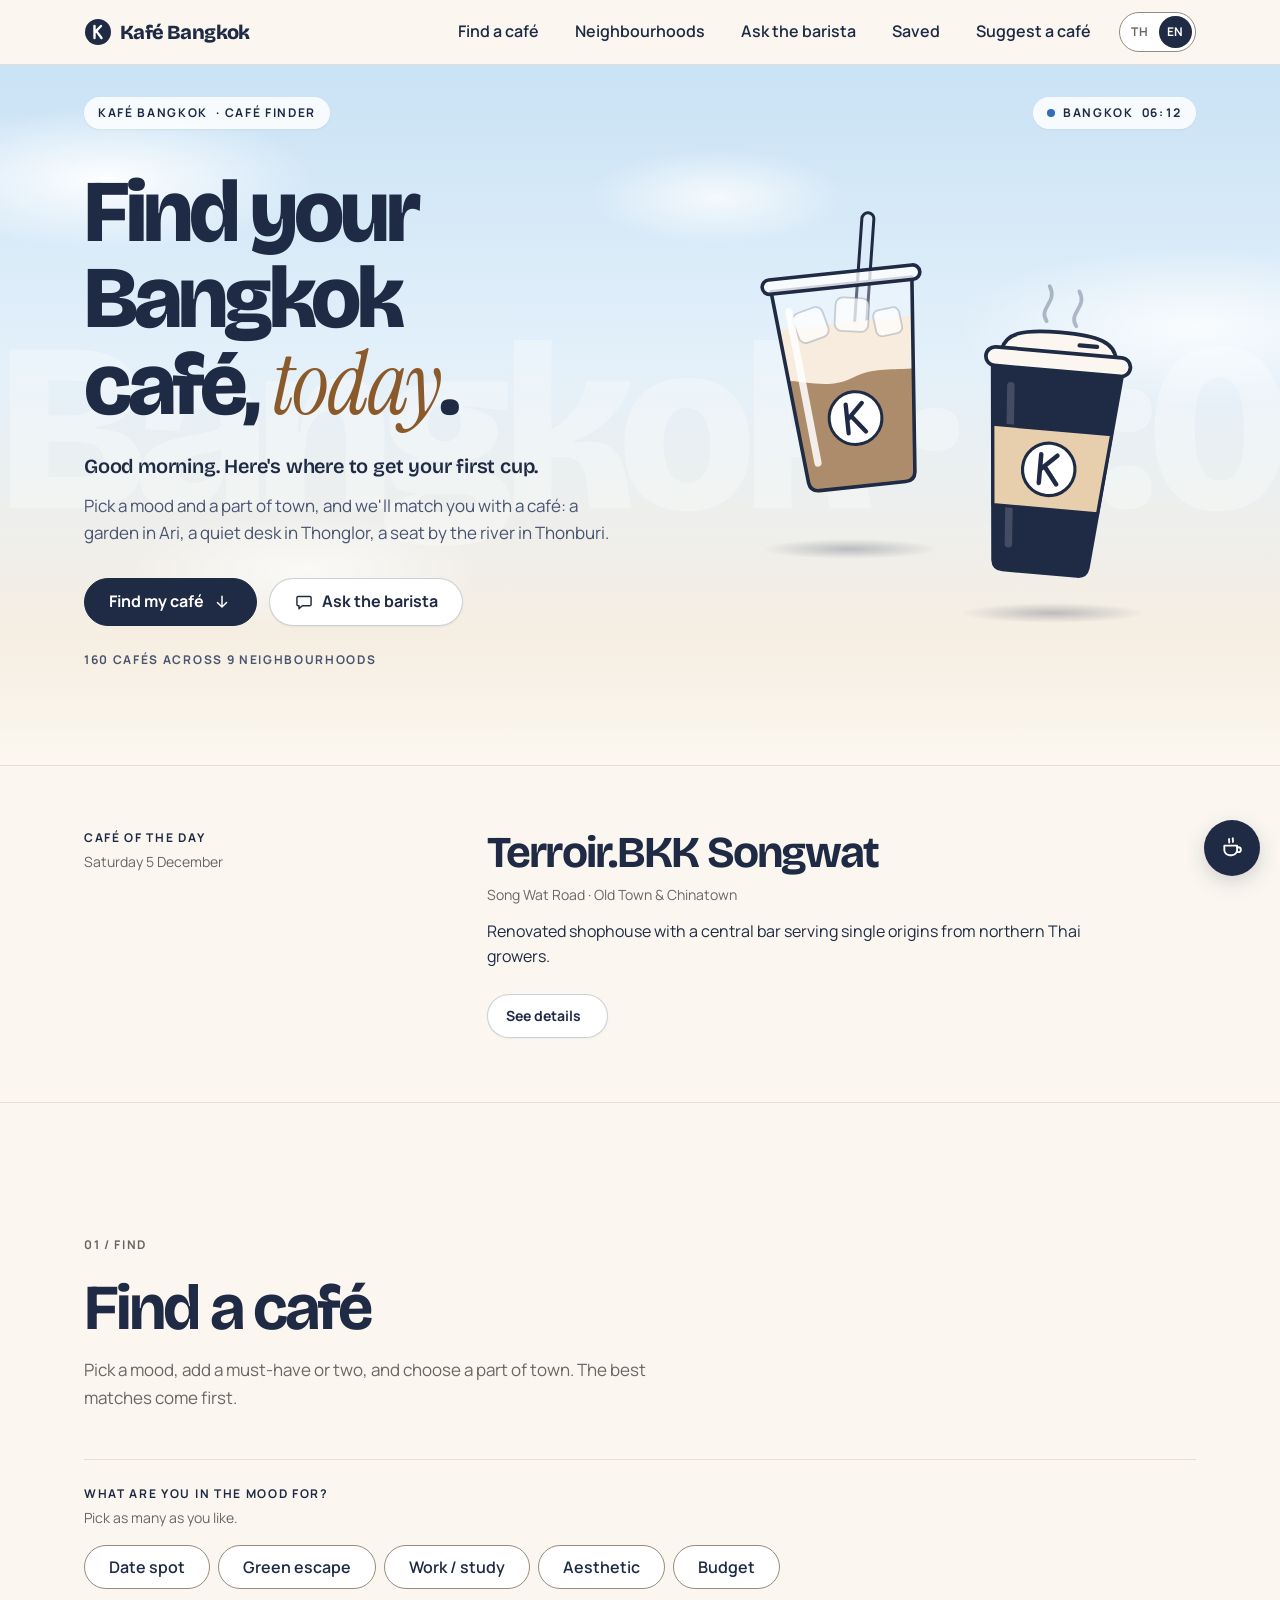
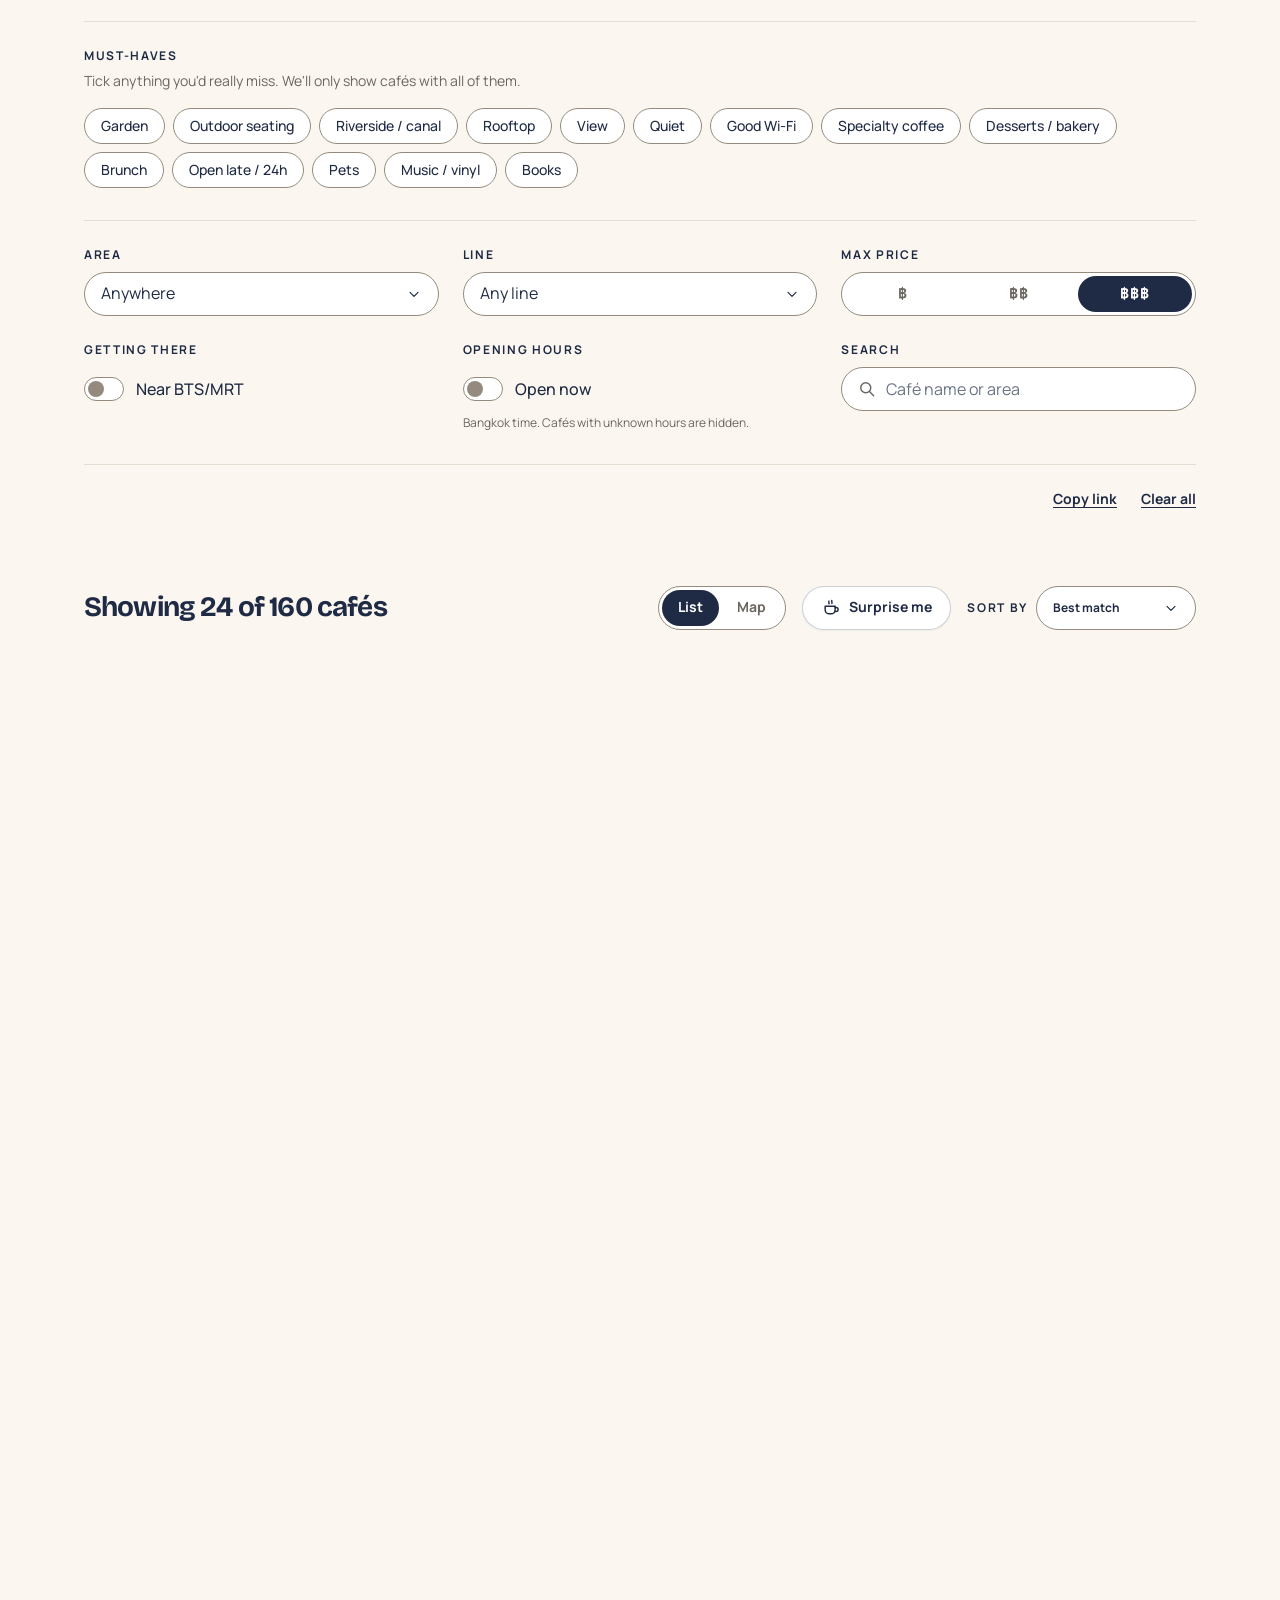
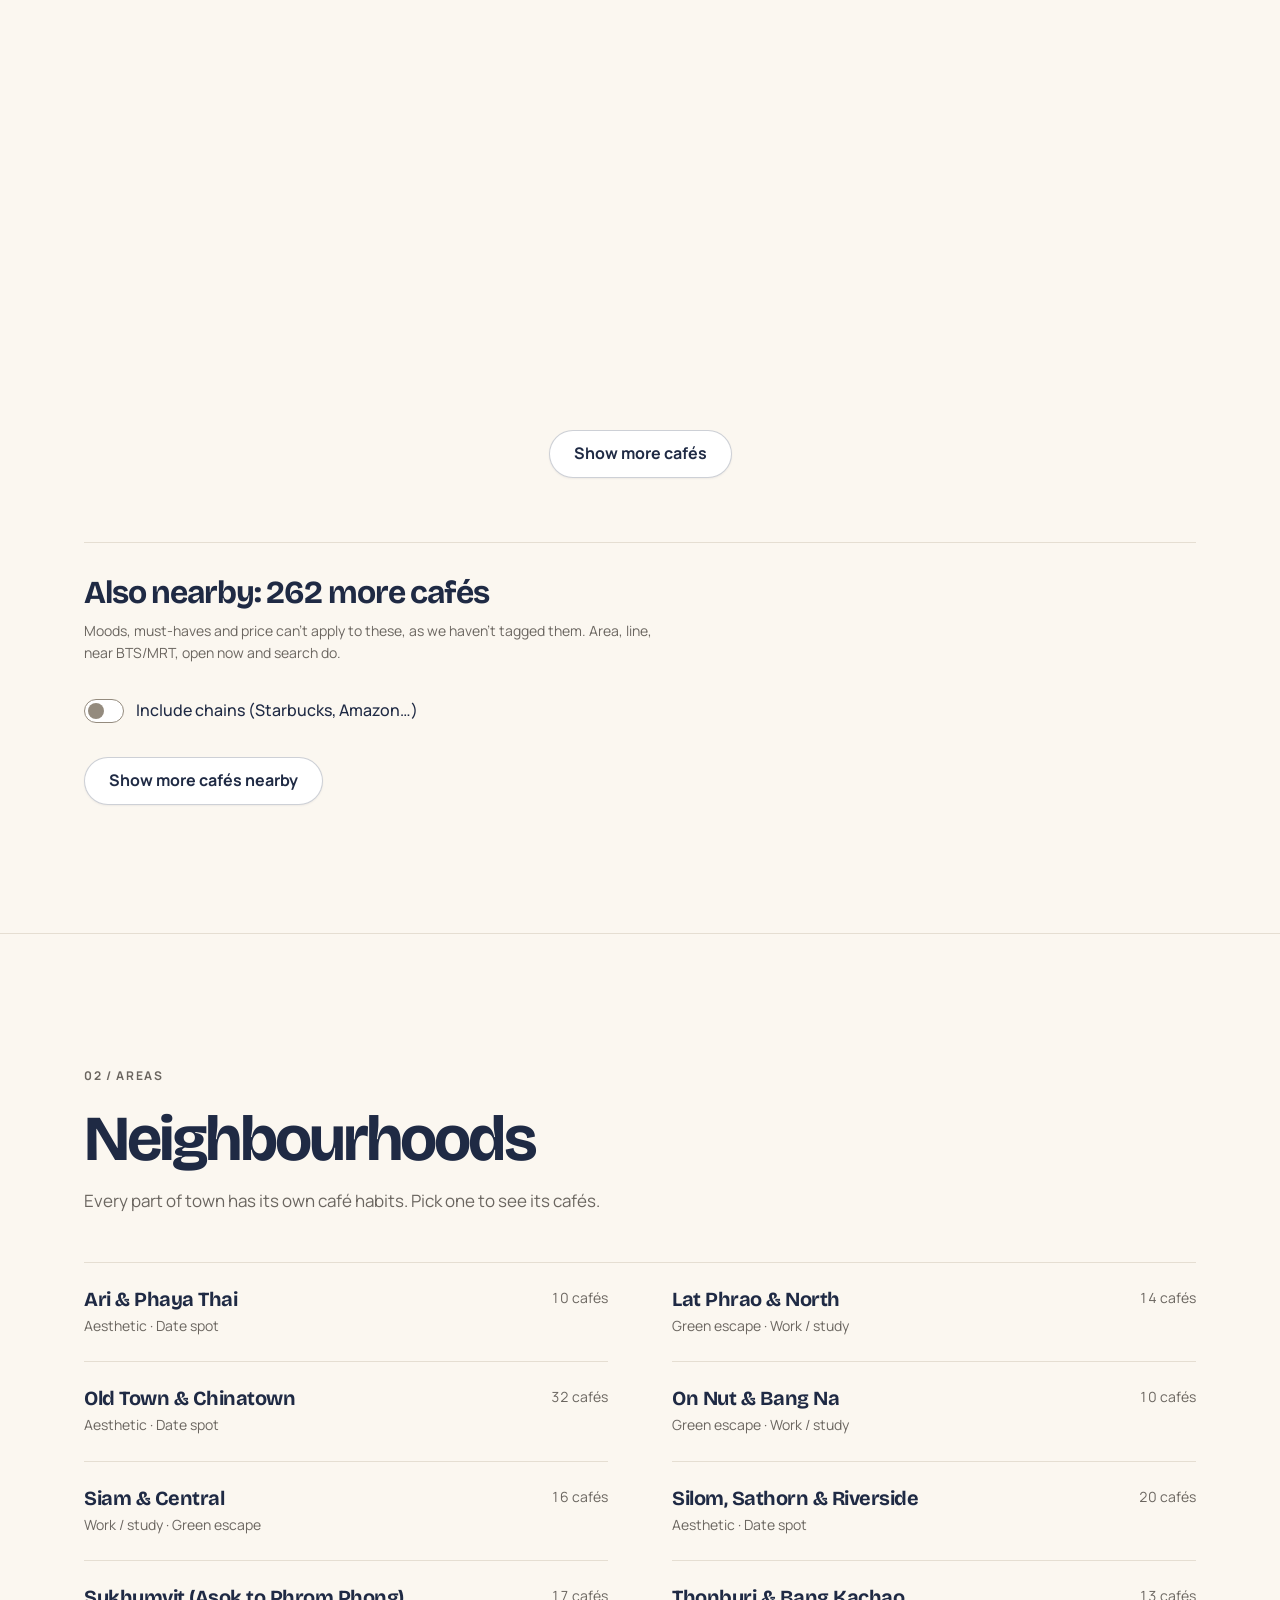
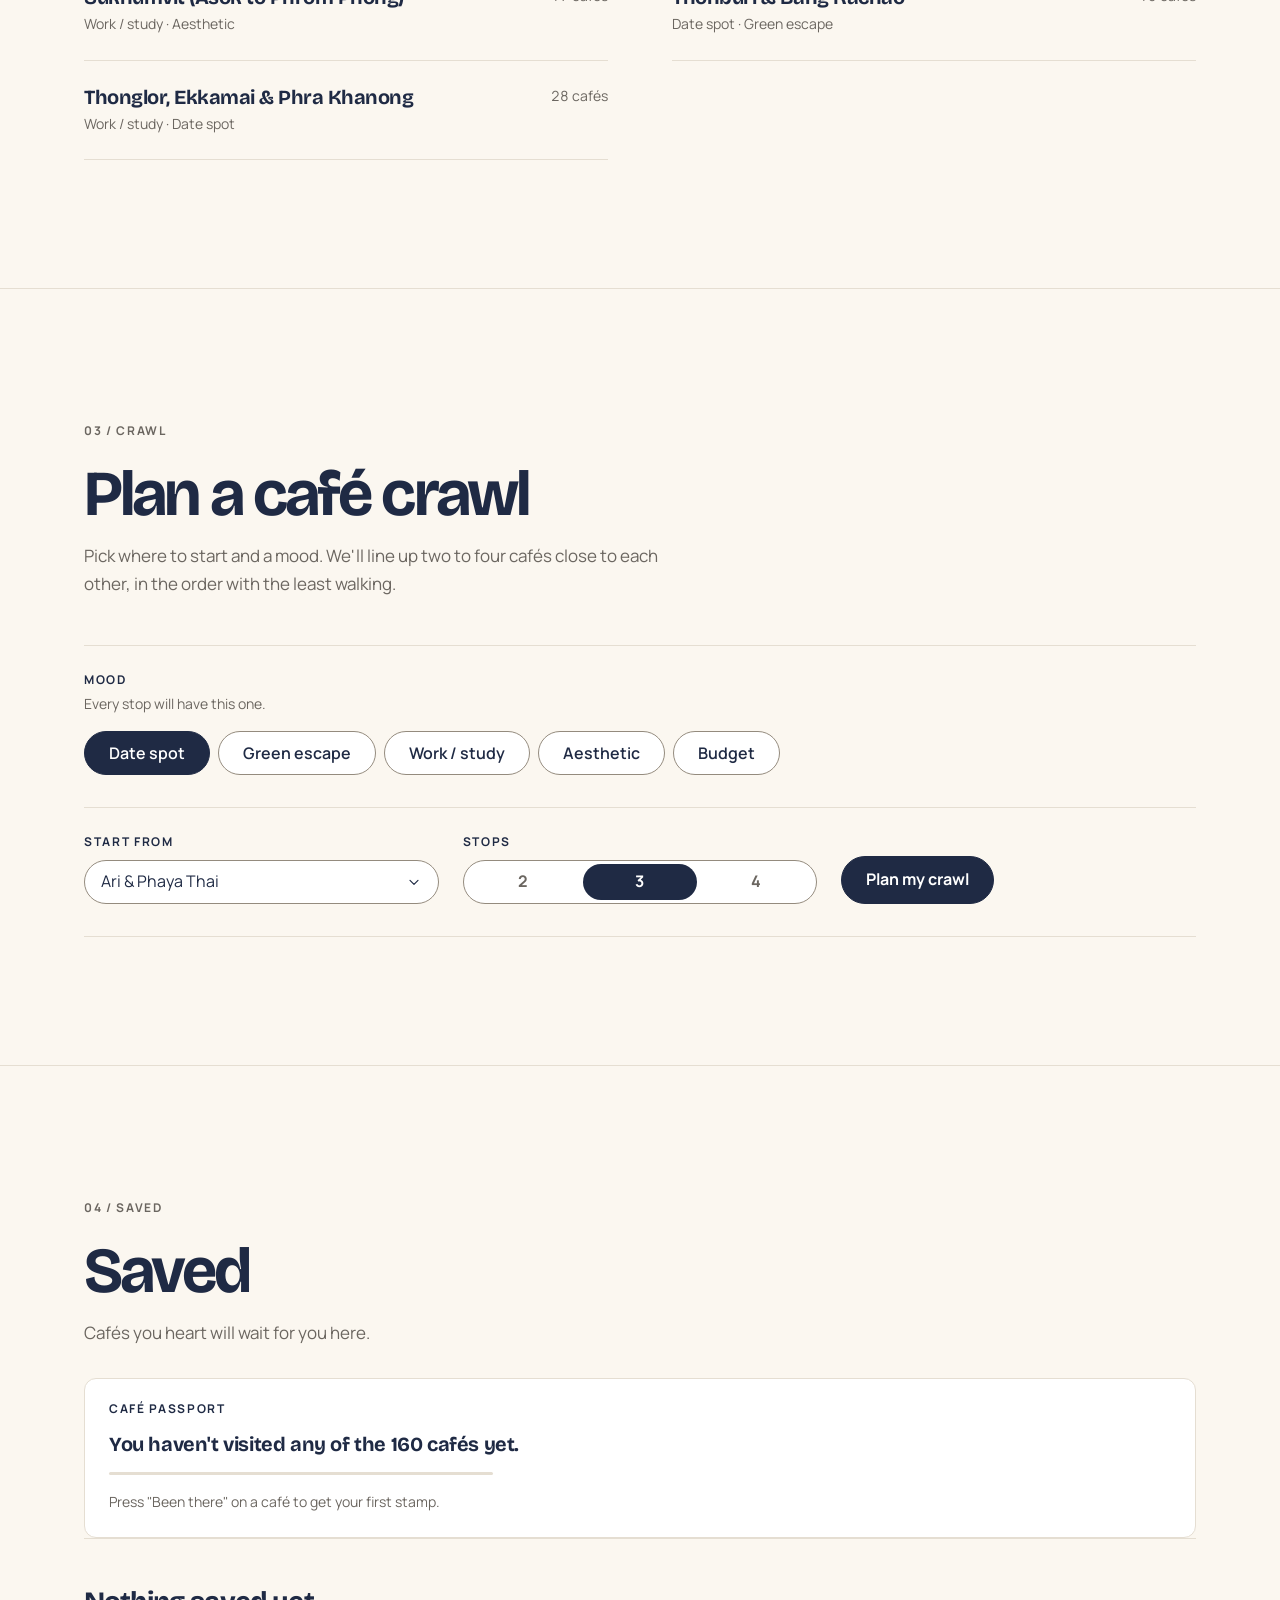
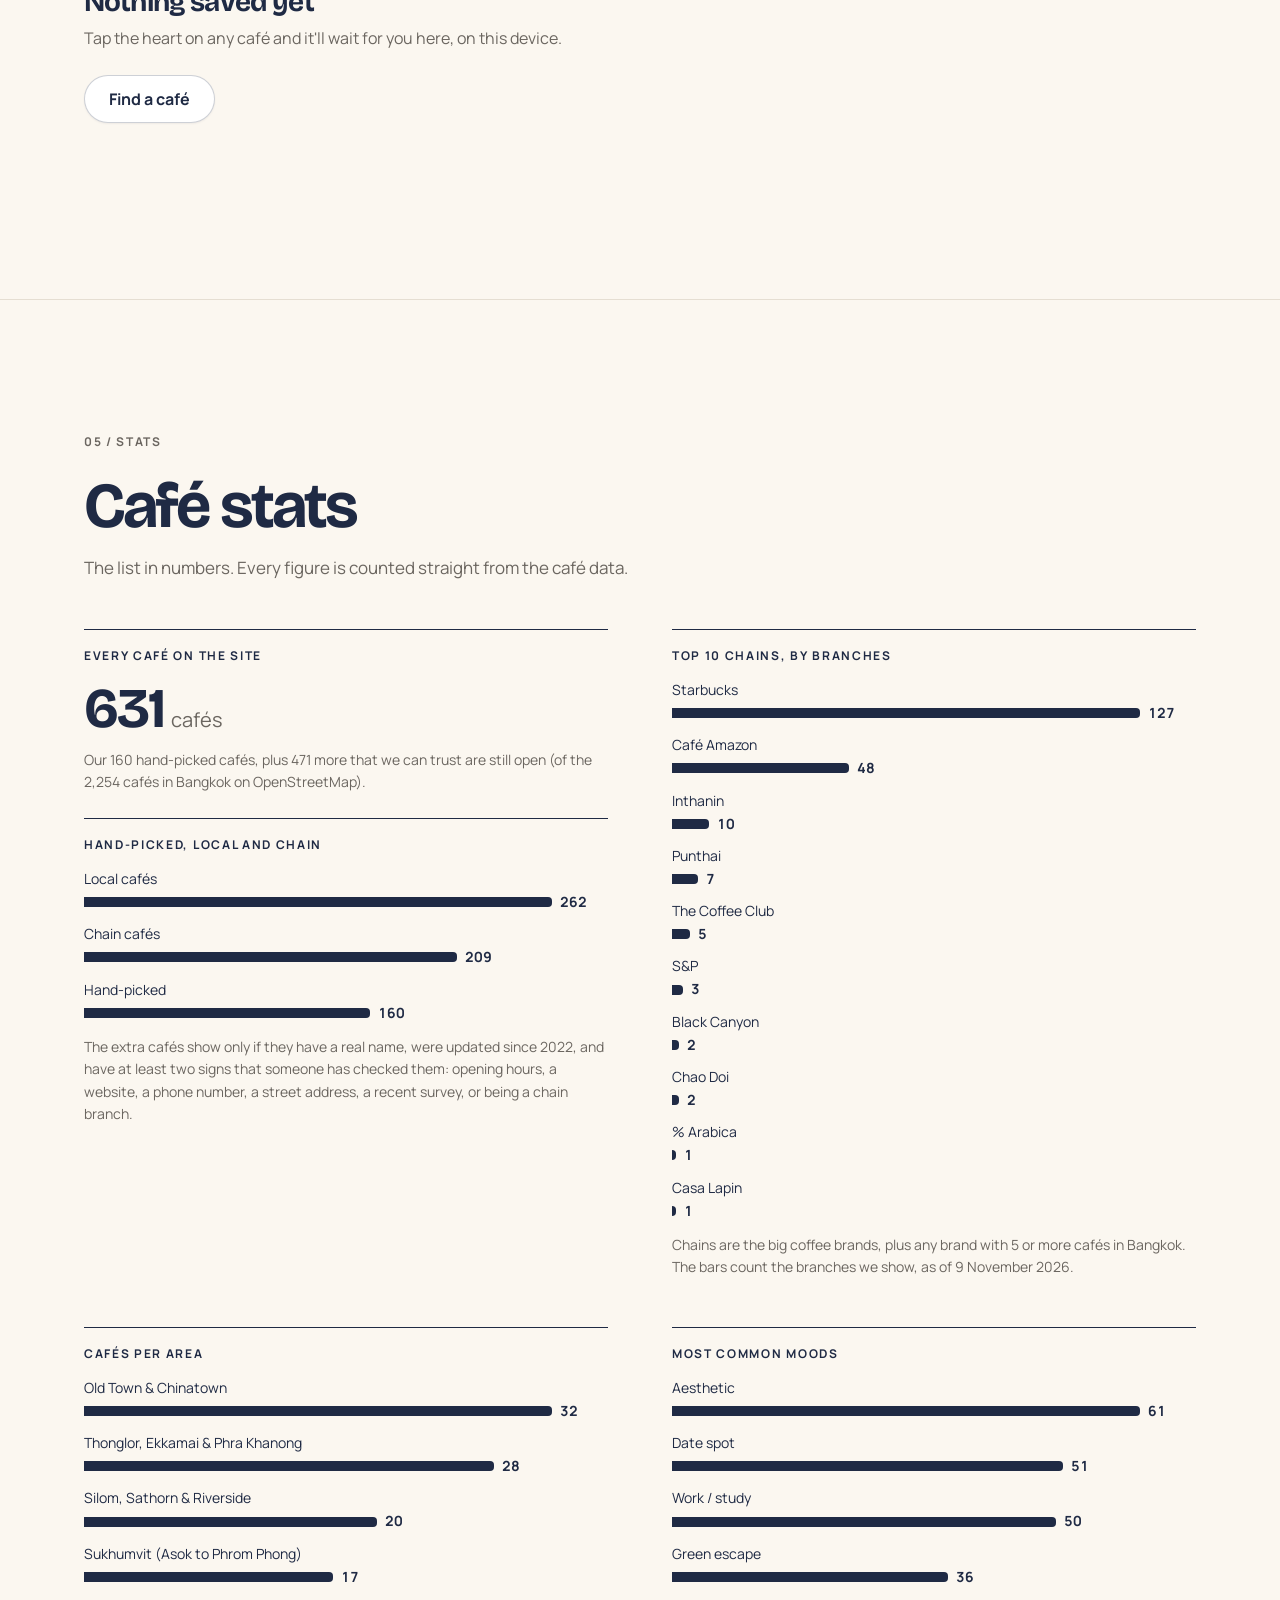
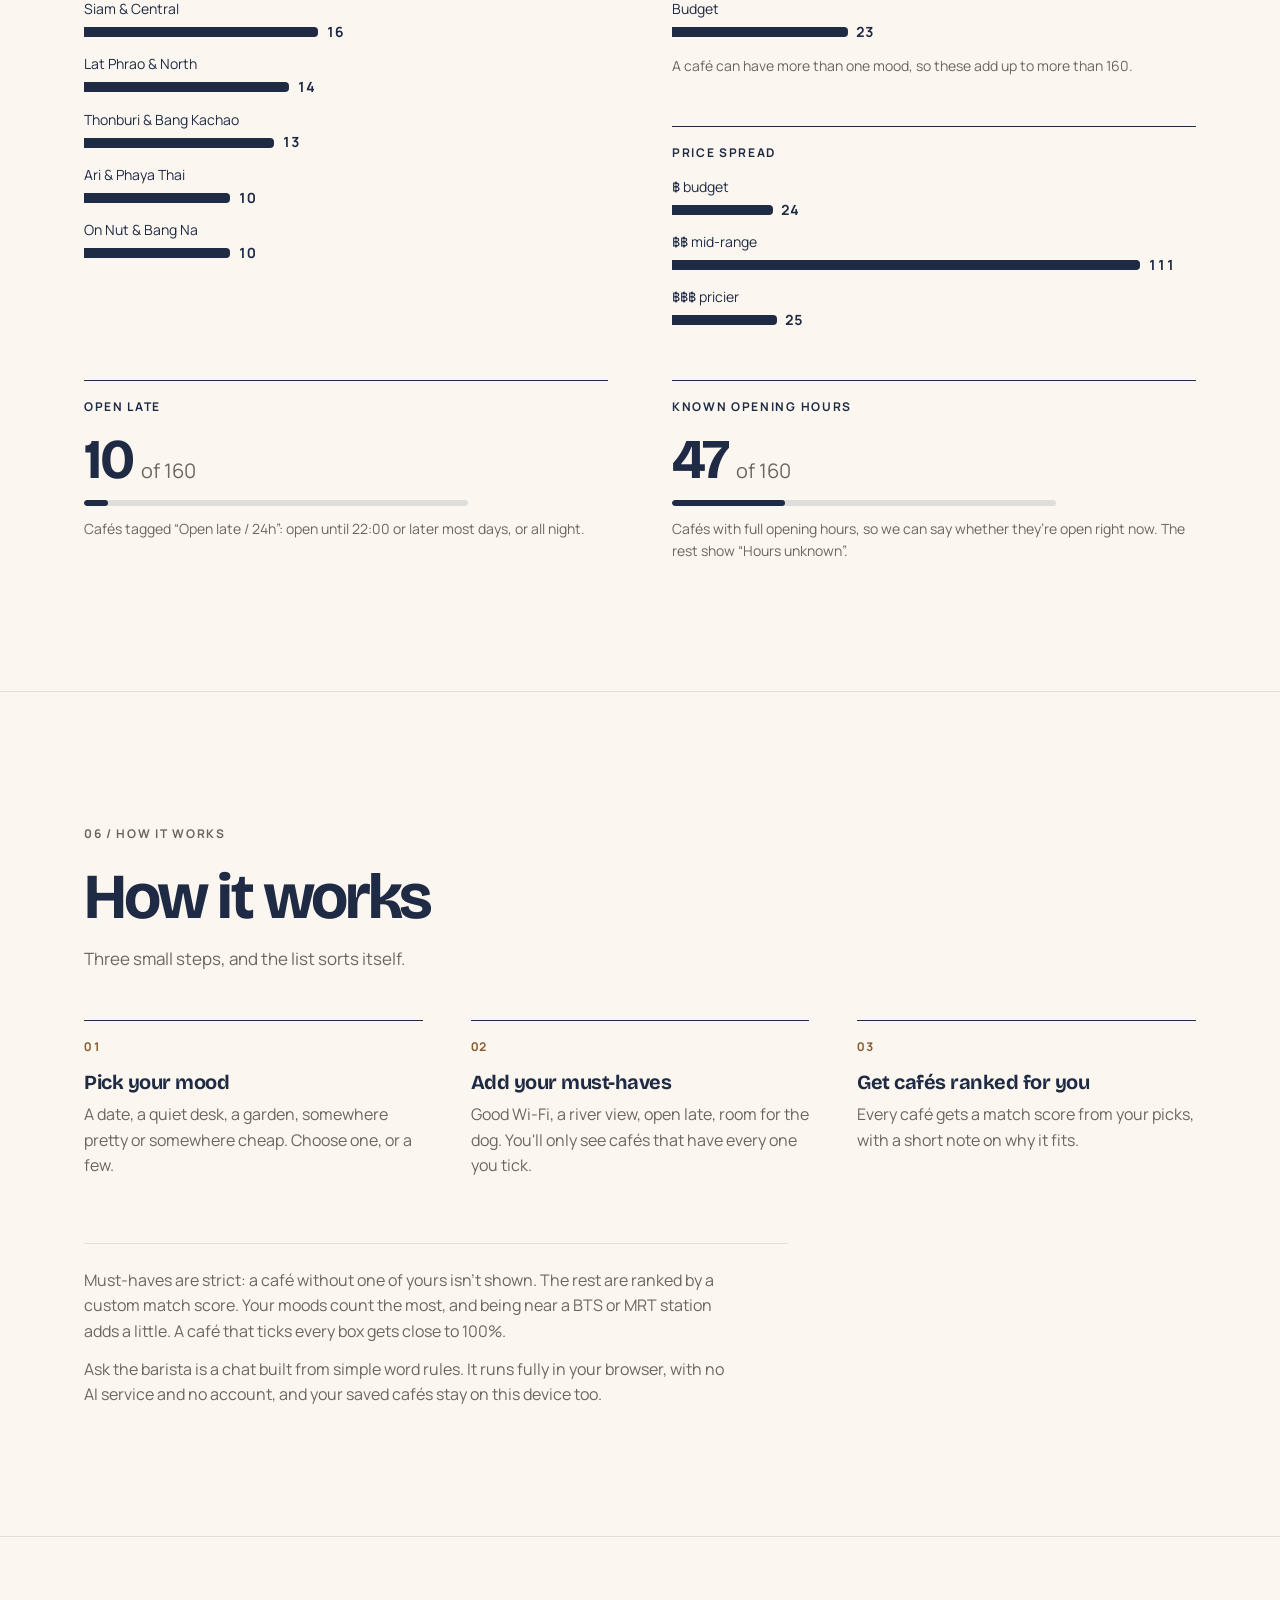
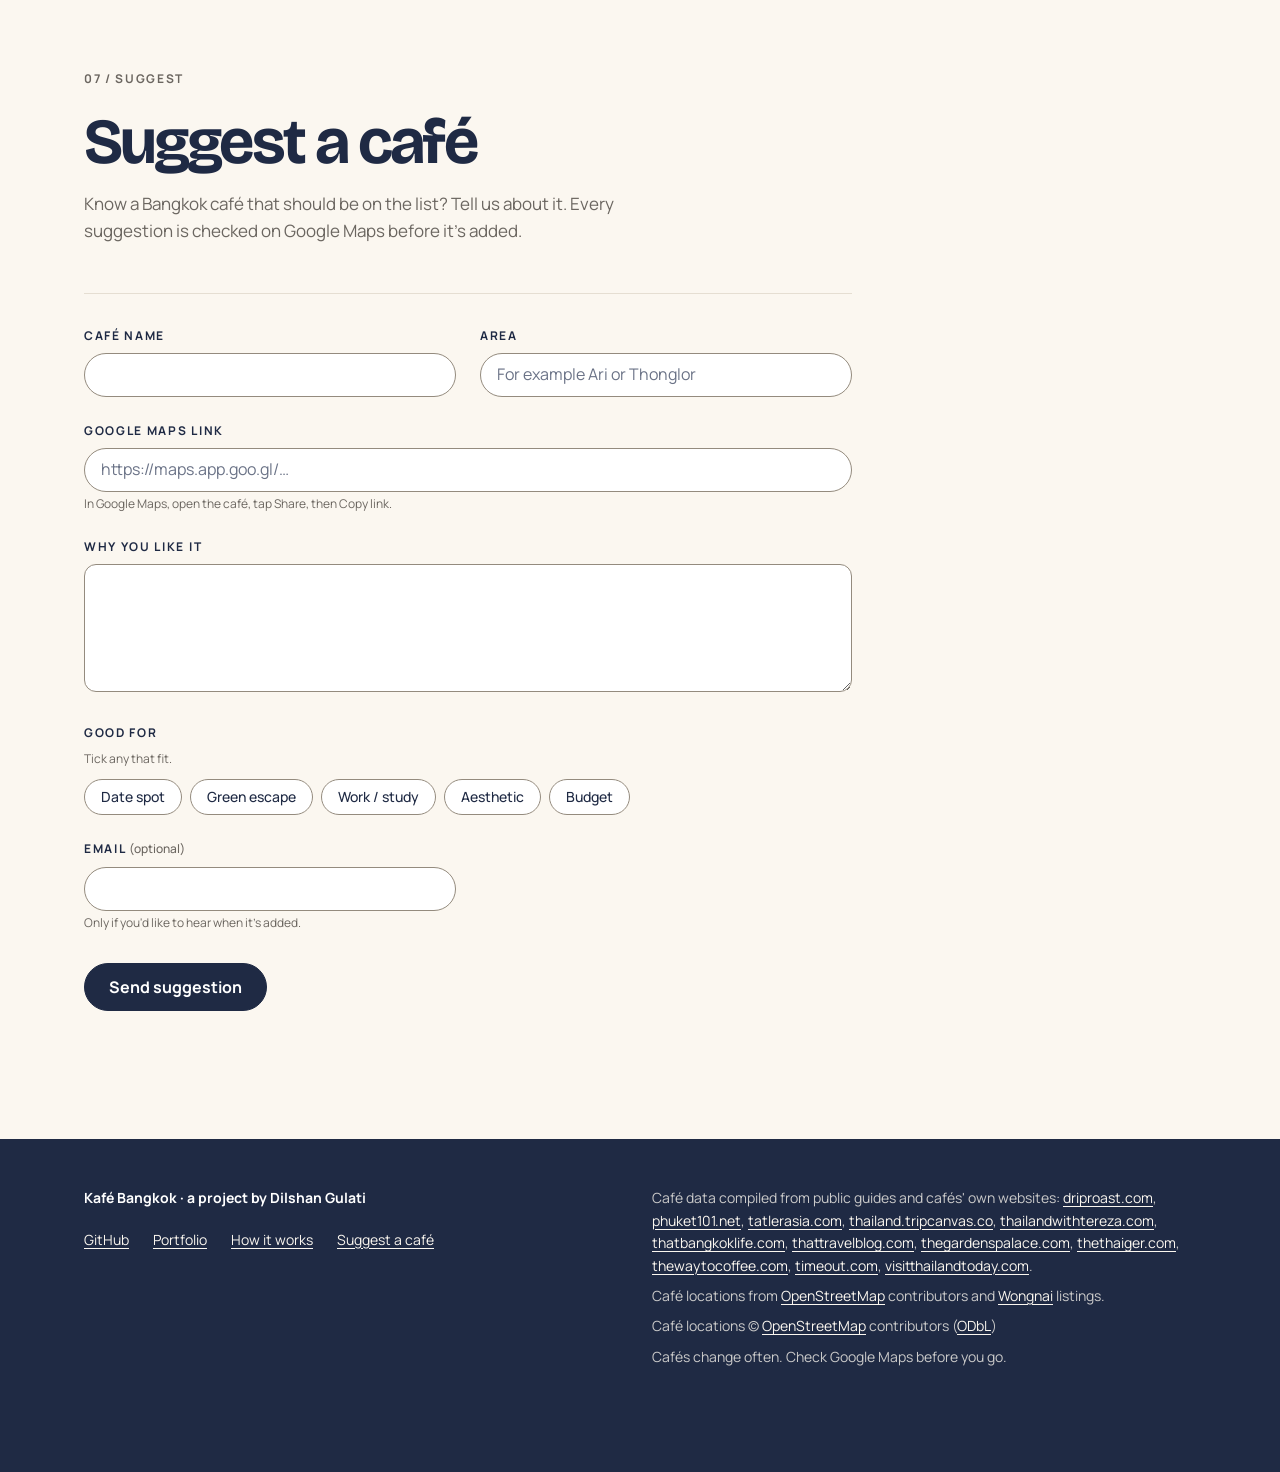
<file: index.html>
<!DOCTYPE html>
<html lang="en">
<head>
  <meta charset="utf-8">
  <meta name="viewport" content="width=device-width, initial-scale=1">
  <title>Kafé Bangkok · find a café that fits your mood</title>
  <meta name="description" content="Find a Bangkok café that fits your mood: a garden to sit in, a quiet place to work, a date spot or somewhere cheap and cheerful. Cafés ranked for you, with a note on why each one fits.">
  <meta name="theme-color" content="#FBF7F0">
  <link rel="icon" href="favicon.svg" type="image/svg+xml">
  <link rel="canonical" href="https://kafe-bangkok.pages.dev/">

  <!-- Open Graph: the title, text and picture shown when the link is shared.
       og:image and og:url must be full addresses (the live site is kafe-bangkok.pages.dev). -->
  <meta property="og:type" content="website">
  <meta property="og:site_name" content="Kafé Bangkok">
  <meta property="og:title" content="Kafé Bangkok · find a café that fits your mood">
  <meta property="og:description" content="Pick a mood and a part of town, and get Bangkok cafés ranked for you, with a note on why each one fits.">
  <meta property="og:url" content="https://kafe-bangkok.pages.dev/">
  <meta property="og:image" content="https://kafe-bangkok.pages.dev/images/og-image.png">
  <meta property="og:image:width" content="1200">
  <meta property="og:image:height" content="630">
  <meta property="og:image:alt" content="An iced coffee and a navy hot cup, each with a K mark, floating in a soft morning sky next to the words Find your Bangkok café, today">
  <meta name="twitter:card" content="summary_large_image">

  <!-- Fonts: Bricolage Grotesque (headings), Instrument Serif italic (accent words and notes), Manrope (text) -->
  <link rel="preconnect" href="https://fonts.googleapis.com">
  <link rel="preconnect" href="https://fonts.gstatic.com" crossorigin>
  <link rel="stylesheet" href="https://fonts.googleapis.com/css2?family=Bricolage+Grotesque:opsz,wght@12..96,600..800&family=Instrument+Serif:ital@0;1&family=Manrope:wght@400;500;600;700&display=swap" media="print" onload="this.media='all'">
  <noscript><link rel="stylesheet" href="https://fonts.googleapis.com/css2?family=Bricolage+Grotesque:opsz,wght@12..96,600..800&family=Instrument+Serif:ital@0;1&family=Manrope:wght@400;500;600;700&display=swap"></noscript>
  <!-- Manrope has no ฿ sign, so prices get it from Noto Sans Thai. "text=฿" asks
       Google for a tiny file with only that one character in it. (When Thai is
       switched on, js/i18n.js loads the whole of Noto Sans Thai for the Thai letters.) -->
  <link rel="stylesheet" href="https://fonts.googleapis.com/css2?family=Noto+Sans+Thai:wght@500;700&text=%E0%B8%BF&display=swap" media="print" onload="this.media='all'">
  <noscript><link rel="stylesheet" href="https://fonts.googleapis.com/css2?family=Noto+Sans+Thai:wght@500;700&text=%E0%B8%BF&display=swap"></noscript>

  <link rel="stylesheet" href="css/style.css">

  <!-- Runs straight away, before the page is drawn:
       - adds a "js" class to <html>. The CSS uses it to turn the mobile menu
         into a drop-down only when JavaScript is running.
       - sets <html lang> to "th" or "en": the saved choice, or Thai for a first
         visit from a browser set to Thai. Doing it here (not later in i18n.js)
         means the page never flashes up in the wrong language's fonts. -->
  <script>
    document.documentElement.classList.add('js');
    (function () {
      var lang = null;
      try { lang = JSON.parse(localStorage.getItem('kafe-bangkok:lang')); } catch (e) {}
      if (lang !== 'en' && lang !== 'th') lang = /^th\b/i.test(navigator.language || '') ? 'th' : 'en';
      document.documentElement.lang = lang;
    })();
  </script>
  <script type="module" src="js/app.js"></script>
</head>
<body>
  <!-- The English words below are for anyone without JavaScript. js/i18n.js
       holds every word in English and Thai and fills in each data-i18n. -->
  <a class="skip-link" href="#main" data-i18n="skip">Skip to content</a>

  <!-- ============ Top bar ============ -->
  <header class="topbar">
    <div class="wrap topbar__inner">
      <!-- "#top" always scrolls back to the top of the page -->
      <a class="wordmark" href="#top">
        <svg class="k-mark wordmark__mark" viewBox="0 0 28 28" aria-hidden="true">
          <circle class="k-mark__disc" cx="14" cy="14" r="13"/>
          <path class="k-mark__k" d="M10.5 8v12M10.5 14.6L17 8M12.4 13.1l5.1 6.9"/>
        </svg>
        Kafé Bangkok
      </a>

      <button class="nav-toggle" type="button" aria-expanded="false" aria-controls="site-nav">
        <svg class="icon icon--sm nav-toggle__open" viewBox="0 0 24 24" aria-hidden="true">
          <path d="M4 7.5h16M4 12h12M4 16.5h16"/>
        </svg>
        <svg class="icon icon--sm nav-toggle__close" viewBox="0 0 24 24" aria-hidden="true">
          <path d="M6.5 6.5l11 11M17.5 6.5l-11 11"/>
        </svg>
        <!-- On the narrowest phones the word is hidden (screen readers still hear it) -->
        <span class="nav-toggle__label" data-i18n="nav.menu">Menu</span>
        <!-- On phones the "Saved" link is inside this menu, so the saved count
             sits on the button's corner instead. Shown once something is saved. -->
        <span class="menu-count" data-saved-badge hidden>
          <svg class="icon" viewBox="0 0 24 24" aria-hidden="true">
            <path d="M12 19.5s-7.5-4.6-7.5-10A4.2 4.2 0 0 1 8.7 5.2c1.5 0 2.6.8 3.3 2 .7-1.2 1.8-2 3.3-2a4.2 4.2 0 0 1 4.2 4.3c0 5.4-7.5 10-7.5 10z"/>
          </svg>
          <span data-saved-count>0</span><span class="visually-hidden" data-i18n="nav.savedBadge"> saved</span>
        </span>
      </button>

      <nav id="site-nav" class="site-nav" aria-label="Main" data-i18n-attr="aria-label:nav.label">
        <ul>
          <li><a class="nav-link" href="#finder" data-i18n="nav.find">Find a café</a></li>
          <li><a class="nav-link" href="#neighbourhoods" data-i18n="nav.areas">Neighbourhoods</a></li>
          <!-- A button, not a link: it opens the chat instead of going somewhere -->
          <li><button class="nav-link" type="button" data-open-chat data-i18n="nav.barista">Ask the barista</button></li>
          <!-- app.js fills in the count and shows it once something is saved -->
          <li><a class="nav-link" href="#saved"><span data-i18n="nav.saved">Saved</span> <span class="nav-count" data-saved-badge hidden><span data-saved-count>0</span><span class="visually-hidden" data-i18n="nav.savedCount"> cafés</span></span></a></li>
          <li><a class="nav-link" href="#suggest" data-i18n="nav.suggest">Suggest a café</a></li>
        </ul>
      </nav>

      <!-- Thai / English. aria-pressed says which one is on. Each button's
           lang lets screen readers say "ภาษาไทย" in a Thai voice. -->
      <div class="lang-switch" role="group" aria-label="Language" data-i18n-attr="aria-label:lang.label">
        <button type="button" class="lang-switch__option" data-lang="th" lang="th" aria-pressed="false">TH<span class="visually-hidden"> ภาษาไทย</span></button>
        <button type="button" class="lang-switch__option" data-lang="en" lang="en" aria-pressed="true">EN<span class="visually-hidden"> English</span></button>
      </div>
    </div>
  </header>

  <main id="main">
    <!-- ============ Hero ============ -->
    <section class="hero" aria-labelledby="hero-title">
      <!-- The sky: soft clouds and a huge, faint line of words drifting sideways.
           It's all decoration, so screen readers skip it (aria-hidden). -->
      <div class="hero__sky" aria-hidden="true">
        <span class="cloud cloud--1"></span>
        <span class="cloud cloud--2"></span>
        <span class="cloud cloud--3"></span>
        <span class="cloud cloud--4"></span>
        <div class="marquee">
          <!-- The words are written twice. The line slides left by exactly one
               copy, then starts again, so the loop never jumps. -->
          <div class="marquee__track">
            <span>Bangkok · 7:00 coffee · garden seats · late-night lattes ·&nbsp;</span>
            <span>Bangkok · 7:00 coffee · garden seats · late-night lattes ·&nbsp;</span>
          </div>
        </div>
      </div>

      <div class="wrap hero__inner">
        <!-- Two small labels in the top corners. CSS makes them uppercase. -->
        <div class="hero__labels">
          <span class="pill-label">Kafé Bangkok<span class="pill-label__more" data-i18n="hero.pillMore"> · Café finder</span></span>
          <!-- clock.js fills in Bangkok's time -->
          <span class="pill-label pill-label--clock">
            <span class="clock-dot" aria-hidden="true"></span>
            <span class="visually-hidden" data-i18n="hero.timeIn">Time in Bangkok:</span>
            <span aria-hidden="true" data-i18n="hero.city">Bangkok</span>
            <time data-clock-time>--:--</time>
          </span>
        </div>

        <h1 id="hero-title" class="hero__title" data-i18n-html="hero.title">Find your Bangkok café, <em>today</em>.</h1>

        <!-- Two Kafé Bangkok cups, drawn in SVG, floating gently (see "Hero cups" in style.css) -->
        <div class="hero__cups" role="img" aria-label="Two Kafé Bangkok cups: an iced coffee with a straw, and a navy hot cup with a lid" data-i18n-attr="aria-label:hero.cups">
          <span class="cup-shadow cup-shadow--iced"></span>
          <span class="cup-shadow cup-shadow--hot"></span>

          <!-- Iced coffee in a clear cup -->
          <div class="cup cup--iced">
            <svg class="cup__svg" viewBox="0 0 160 240" aria-hidden="true" focusable="false">
              <defs>
                <clipPath id="iced-cup-inside">
                  <path d="M21 60 L35.5 222 Q36.5 229 44 229 L116 229 Q123.5 229 124.5 222 L139 60 Z"/>
                </clipPath>
              </defs>
              <!-- the straw first, so the clear cup sits over its lower part -->
              <rect class="cup-straw" x="92" y="2" width="10" height="132" rx="5" transform="rotate(10 97 68)"/>
              <!-- the drink: milk on top, coffee below, a few ice cubes -->
              <g clip-path="url(#iced-cup-inside)">
                <rect class="cup-milk" x="0" y="92" width="160" height="150"/>
                <path class="cup-coffee" d="M0 138 C30 126 52 150 82 138 C108 128 128 142 160 132 V240 H0 Z"/>
                <rect class="cup-ice" x="38" y="78" width="26" height="26" rx="6" transform="rotate(-14 51 91)"/>
                <rect class="cup-ice" x="72" y="72" width="28" height="28" rx="6" transform="rotate(9 86 86)"/>
                <rect class="cup-ice" x="104" y="84" width="22" height="22" rx="5" transform="rotate(-6 115 95)"/>
              </g>
              <!-- the clear plastic cup, a shine, our K mark and the lid -->
              <path class="cup-glass" d="M21 60 L35.5 222 Q36.5 229 44 229 L116 229 Q123.5 229 124.5 222 L139 60 Z"/>
              <path class="cup-shine" d="M34 78 L45 206"/>
              <circle class="cup-badge" cx="80" cy="172" r="22"/>
              <path class="cup-k" d="M73 160 V184 M73 173 L86.5 160 M76.5 170 L87.5 184"/>
              <rect class="cup-lid cup-lid--clear" x="14" y="50" width="132" height="12" rx="6"/>
            </svg>
          </div>

          <!-- Navy paper hot cup with a lid -->
          <div class="cup cup--hot">
            <svg class="cup__svg" viewBox="0 0 160 240" aria-hidden="true" focusable="false">
              <path class="cup-steam" d="M68 32 C60 22 76 16 68 4"/>
              <path class="cup-steam cup-steam--2" d="M92 34 C84 24 100 18 92 6"/>
              <path class="cup-paper" d="M28 70 L42 226 Q43 233 50 233 L110 233 Q117 233 118 226 L132 70 Z"/>
              <path class="cup-shine cup-shine--soft" d="M44 86 L53 212"/>
              <!-- the cardboard sleeve, with our K mark -->
              <path class="cup-sleeve" d="M32.3 118 H127.7 L122 182 H38 Z"/>
              <circle class="cup-badge" cx="80" cy="150" r="21"/>
              <path class="cup-k" d="M73 138.5 V161.5 M73 151 L86 138.5 M76.5 148 L87 161.5"/>
              <!-- the lid: a dome on a rim, with a sip hole -->
              <path class="cup-lid" d="M34 58 C36 45 48 40 80 40 C112 40 124 45 126 58 Z"/>
              <rect class="cup-lid" x="22" y="56" width="116" height="15" rx="7.5"/>
              <path class="cup-sip" d="M96 49 H110"/>
            </svg>
          </div>
        </div>

        <div class="hero__body">
          <!-- clock.js changes this line with the time of day in Bangkok -->
          <p class="hero__greeting" data-greeting>Good morning. Here's where to get your first cup.</p>
          <p class="hero__lead" data-i18n="hero.lead">Pick a mood and a part of town, and we'll match you with a café: a garden in Ari, a quiet desk in Thonglor, a seat by the river in Thonburi.</p>

          <div class="hero__actions">
            <a class="btn btn--primary" href="#finder">
              <span data-i18n="hero.find">Find my café</span>
              <svg class="icon icon--sm" viewBox="0 0 24 24" aria-hidden="true">
                <path d="M12 5v13M6.5 12.5 12 18l5.5-5.5"/>
              </svg>
            </a>
            <button class="btn btn--secondary" type="button" data-open-chat>
              <svg class="icon icon--sm" viewBox="0 0 24 24" aria-hidden="true">
                <path d="M5 5.5h14A1.5 1.5 0 0 1 20.5 7v8a1.5 1.5 0 0 1-1.5 1.5h-9l-4 3.5v-3.5H5A1.5 1.5 0 0 1 3.5 15V7A1.5 1.5 0 0 1 5 5.5z"/>
              </svg>
              <span data-i18n="hero.ask">Ask the barista</span>
            </button>
            <!-- Only at night: clock.js shows it, app.js ticks "Open late / 24h" -->
            <button class="btn btn--night" type="button" data-open-late hidden>
              <svg class="icon icon--sm" viewBox="0 0 24 24" aria-hidden="true">
                <path d="M19.5 14.6A8 8 0 0 1 9.4 4.5a8 8 0 1 0 10.1 10.1z"/>
              </svg>
              <span data-i18n="hero.openLate">Open late right now</span>
            </button>
          </div>

          <!-- app.js fills this in from cafes.json (e.g. "95 cafés across 9 neighbourhoods"), so it is always right -->
          <p class="hero__meta" data-cafe-summary hidden></p>
        </div>
      </div>
    </section>

    <!-- ============ Café of the day ============
         One café a day, the same for everyone: app.js picks it from today's
         date in Bangkok and ui.js fills it in. Hidden until the data loads. -->
    <section id="today" class="today" aria-labelledby="today-title" hidden>
      <div class="wrap today__inner">
        <div class="today__label">
          <h2 id="today-title" class="today__heading" data-i18n="today.heading">Café of the day</h2>
          <p class="today__date"><time data-today-date></time></p>
        </div>
        <div class="today__cafe" data-today-cafe></div>
      </div>
    </section>

    <!-- ============ Finder ============ -->
    <section id="finder" class="section" aria-labelledby="finder-title">
      <div class="wrap">
        <p class="section-label" aria-hidden="true" data-i18n="finder.label">01 / Find</p>
        <h2 id="finder-title" data-i18n="finder.title">Find a café</h2>
        <p class="section__intro" data-i18n="finder.intro">Pick a mood, add a must-have or two, and choose a part of town. The best matches come first.</p>

        <!-- Shows a message if cafes.json fails to load -->
        <p class="load-status" data-load-status role="status"></p>

        <!-- Hidden until the café data has loaded (app.js removes "hidden") -->
        <div id="finder-app" hidden>
          <!-- The filters are one form. Every time anything in it changes,
               app.js reads the whole form into a single `prefs` object.
               The mood cards, chips, areas and prices are built from cafes.json. -->
          <form id="filters" class="filters" aria-label="Café filters" data-i18n-attr="aria-label:finder.form">

            <fieldset class="filter-group">
              <legend class="filter-group__legend" data-i18n="finder.moodLegend">What are you in the mood for?</legend>
              <p class="filter-group__hint" data-i18n="finder.moodHint">Pick as many as you like.</p>
              <div id="mood-options" class="pill-list"></div>
            </fieldset>

            <fieldset class="filter-group">
              <legend class="filter-group__legend" data-i18n="finder.mustLegend">Must-haves</legend>
              <p class="filter-group__hint" data-i18n="finder.mustHint">Tick anything you'd really miss. We'll only show cafés with all of them.</p>
              <div id="feature-options" class="chip-list"></div>
            </fieldset>

            <div class="filter-row">
              <div class="field">
                <label class="field__label" for="zone" data-i18n="finder.area">Area</label>
                <select id="zone" name="zone" class="select"></select>
              </div>

              <!-- BTS/MRT lines come from meta.lines in cafes.json (ui.js fills this in) -->
              <div class="field">
                <label class="field__label" for="line" data-i18n="finder.line">Line</label>
                <select id="line" name="line" class="select"></select>
              </div>

              <fieldset class="field">
                <legend class="field__label" data-i18n="finder.maxPrice">Max price</legend>
                <div id="price-options" class="segmented"></div>
              </fieldset>

              <div class="field">
                <span class="field__label" data-i18n="finder.gettingThere">Getting there</span>
                <label class="switch">
                  <input class="visually-hidden" type="checkbox" role="switch" name="nearStation" value="yes">
                  <span class="switch__track" aria-hidden="true"></span>
                  <span data-i18n="finder.nearStation">Near BTS/MRT</span>
                </label>
              </div>

              <div class="field">
                <span class="field__label" data-i18n="finder.hours">Opening hours</span>
                <label class="switch">
                  <input class="visually-hidden" type="checkbox" role="switch" name="openNow" value="yes" aria-describedby="open-now-hint">
                  <span class="switch__track" aria-hidden="true"></span>
                  <span data-i18n="finder.openNow">Open now</span>
                </label>
                <p id="open-now-hint" class="field__hint" data-i18n="finder.openNowHint">Bangkok time. Cafés with unknown hours are hidden.</p>
              </div>

              <div class="field">
                <label class="field__label" for="search" data-i18n="finder.search">Search</label>
                <div class="search">
                  <svg class="icon icon--sm search__icon" viewBox="0 0 24 24" aria-hidden="true">
                    <circle cx="10.5" cy="10.5" r="6"/>
                    <path d="M15 15l5 5"/>
                  </svg>
                  <input id="search" name="query" type="search" class="input" placeholder="Café name or area" autocomplete="off" data-i18n-attr="placeholder:finder.searchPlaceholder">
                </div>
              </div>
            </div>

            <div class="filters__foot">
              <!-- Copies the page address, which holds these filters (see "Shareable links" in app.js) -->
              <button type="button" class="link-button copy-link" data-copy-link>
                <span data-copy-label data-i18n="finder.copyLink">Copy link</span>
              </button>
              <p class="visually-hidden" role="status" data-copy-status></p>
              <button type="button" class="link-button" data-clear-filters data-i18n="finder.clearAll">Clear all</button>
            </div>
          </form>

          <div id="results-bar" class="results-bar">
            <!-- aria-live: screen readers announce the new count after each change -->
            <p id="result-count" class="results-bar__count" aria-live="polite" tabindex="-1"></p>
            <div class="results-bar__tools">
              <!-- List or Map. aria-pressed tells screen readers which one is on. -->
              <div class="view-switch" role="group" aria-label="Show results as" data-i18n-attr="aria-label:results.view">
                <button type="button" class="view-switch__option" data-view="list" aria-pressed="true" data-i18n="results.list">List</button>
                <button type="button" class="view-switch__option" data-view="map" aria-pressed="false" data-i18n="results.map">Map</button>
              </div>
              <!-- Opens a random café from the top 10. The steam puffs when pressed. -->
              <button type="button" class="btn btn--secondary btn--small surprise" data-surprise aria-haspopup="dialog">
                <svg class="icon icon--sm" viewBox="0 0 24 24" aria-hidden="true">
                  <path d="M5 10h12v4a5 5 0 0 1-5 5h-2a5 5 0 0 1-5-5z"/>
                  <path d="M17 11.5h1.2a2.3 2.3 0 0 1 0 4.6h-1.6"/>
                  <path class="surprise__steam" d="M9.5 3.8c-.8 1 .8 1.8 0 3.2"/>
                  <path class="surprise__steam surprise__steam--2" d="M13 3c-.8 1.1.8 2 0 3.5"/>
                </svg>
                <span data-i18n="results.surprise">Surprise me</span>
              </button>
              <div class="sort">
                <label for="sort" data-i18n="results.sortBy">Sort by</label>
                <select id="sort" class="select select--small">
                  <option value="best" data-i18n="results.sortBest">Best match</option>
                  <option value="price" data-i18n="results.sortPrice">Price, low to high</option>
                  <option value="name" data-i18n="results.sortName">Name, A to Z</option>
                </select>
              </div>
            </div>
          </div>

          <!-- An ordered list, because the results are a ranking -->
          <ol id="results" class="results" aria-label="Café results" data-i18n-attr="aria-label:results.label"></ol>

          <!-- Results are drawn 24 at a time; this adds the next 24 -->
          <div class="results-more" data-show-more hidden>
            <button type="button" class="btn btn--secondary" data-i18n="results.showMore">Show more cafés</button>
          </div>

          <!-- The Map view: the same filtered cafés as small pins (see js/map.js).
               Leaflet draws the map inside #map-canvas the first time it's opened. -->
          <div id="results-map" class="results-map map-frame" hidden>
            <div id="map-canvas" class="results-map__canvas" role="region" aria-label="Map of the cafés in your results" data-i18n-attr="aria-label:map.label"></div>
            <!-- What the three kinds of pin mean. map.js fills in the words and counts
                 once the OpenStreetMap cafés are on the map. -->
            <ul class="map-legend" data-map-legend aria-label="Map key" data-i18n-attr="aria-label:map.legend" hidden>
              <li class="map-legend__item map-legend__item--picked" data-legend="picked"></li>
              <li class="map-legend__item map-legend__item--local" data-legend="local"></li>
              <li class="map-legend__item map-legend__item--chain" data-legend="chain"></li>
            </ul>
            <p class="results-map__note" data-map-note role="status"></p>
          </div>

          <div id="empty-state" class="empty-state" hidden>
            <h3 class="empty-state__title">No café fits all of that</h3>
            <p class="empty-state__text">Try another area, a higher price or a shorter search, or switch off “Near BTS/MRT”.</p>
            <button class="btn btn--secondary" type="button" data-clear-filters data-i18n="empty.clear">Clear filters</button>
          </div>

          <!-- More cafés, from OpenStreetMap (js/osm.js; credited in the footer and
               the map's corner only). data/osm-cafes.json is
               only downloaded when "Show more cafés" is pressed or the map opens.
               Then the heading gets its count ("Also nearby: 412 more cafés…"),
               the chains switch appears, and the cards go in the list below. -->
          <section class="more-cafes" aria-labelledby="more-title">
            <h3 id="more-title" class="more-cafes__title" tabindex="-1" data-more-title data-i18n="more.titleIdle">More cafés nearby</h3>
            <p class="more-cafes__note" data-i18n="more.note">Moods, must-haves and price can't apply to these, as we haven't tagged them. Area, line, near BTS/MRT, open now and search do.</p>

            <div class="more-cafes__controls" data-more-controls hidden>
              <label class="switch">
                <input class="visually-hidden" type="checkbox" role="switch" data-chains>
                <span class="switch__track" aria-hidden="true"></span>
                <span data-i18n="more.chains">Include chains (Starbucks, Amazon…)</span>
              </label>
              <!-- Shown while "Include chains" is on: every chain brand, biggest first -->
              <div class="field more-cafes__brand" data-brand-field hidden>
                <label class="field__label" for="brand" data-i18n="more.brand">Brand</label>
                <select id="brand" class="select select--small" data-brand></select>
              </div>
            </div>

            <p class="more-cafes__status" data-more-status role="status"></p>
            <button class="btn btn--secondary more-cafes__open" type="button" data-more-open data-i18n="more.show">Show more cafés nearby</button>

            <ol class="results more-cafes__list" data-more-list aria-label="More cafés nearby" data-i18n-attr="aria-label:more.list" hidden></ol>
            <p class="more-cafes__empty" data-more-empty data-i18n="more.empty" hidden>No more cafés nearby fit these filters.</p>
            <div class="results-more" data-more-next hidden>
              <button type="button" class="btn btn--secondary"></button>
            </div>
          </section>
        </div>
      </div>
    </section>

    <!-- ============ Neighbourhoods ============ -->
    <section id="neighbourhoods" class="section" aria-labelledby="neighbourhoods-title">
      <div class="wrap">
        <p class="section-label" aria-hidden="true" data-i18n="areas.label">02 / Areas</p>
        <h2 id="neighbourhoods-title" data-i18n="areas.title">Neighbourhoods</h2>
        <p class="section__intro" data-i18n="areas.intro">Every part of town has its own café habits. Pick one to see its cafés.</p>
        <!-- ui.js builds a card for each zone in cafes.json -->
        <ul id="zone-list" class="zone-grid"></ul>
      </div>
    </section>

    <!-- ============ Café crawl ============ -->
    <section id="crawl" class="section" aria-labelledby="crawl-title">
      <div class="wrap">
        <p class="section-label" aria-hidden="true" data-i18n="crawl.label">03 / Crawl</p>
        <h2 id="crawl-title" data-i18n="crawl.title">Plan a café crawl</h2>
        <p class="section__intro" data-i18n="crawl.intro">Pick where to start and a mood. We'll line up two to four cafés close to each other, in the order with the least walking.</p>

        <!-- Hidden until the café data has loaded (crawl.js removes "hidden").
             crawl.js fills in the moods and the starting points from cafes.json. -->
        <div id="crawl-app" hidden>
          <form id="crawl-form" class="filters crawl-form" aria-label="Plan a café crawl" data-i18n-attr="aria-label:crawl.form">
            <fieldset class="filter-group">
              <legend class="filter-group__legend" data-i18n="crawl.mood">Mood</legend>
              <p class="filter-group__hint" data-i18n="crawl.moodHint">Every stop will have this one.</p>
              <div class="pill-list" data-crawl-moods></div>
            </fieldset>

            <div class="filter-row">
              <div class="field">
                <label class="field__label" for="crawl-start" data-i18n="crawl.start">Start from</label>
                <select id="crawl-start" name="start" class="select"></select>
              </div>

              <fieldset class="field">
                <legend class="field__label" data-i18n="crawl.stops">Stops</legend>
                <div class="segmented">
                  <label class="segmented__option"><input class="visually-hidden" type="radio" name="stops" value="2">2</label>
                  <label class="segmented__option"><input class="visually-hidden" type="radio" name="stops" value="3" checked>3</label>
                  <label class="segmented__option"><input class="visually-hidden" type="radio" name="stops" value="4">4</label>
                </div>
              </fieldset>

              <div class="field crawl-form__submit">
                <button type="submit" class="btn btn--primary" data-i18n="crawl.plan">Plan my crawl</button>
              </div>
            </div>
          </form>

          <!-- The plan. crawl.js fills it in and shows it after "Plan my crawl". -->
          <div id="crawl-result" class="crawl" hidden>
            <!-- tabindex="-1": crawl.js moves focus here, so screen readers read the new plan -->
            <h3 class="crawl__title" tabindex="-1" data-crawl-title></h3>
            <p class="crawl__meta" data-crawl-meta></p>
            <p class="crawl__note" data-crawl-note></p>

            <div class="crawl__layout" data-crawl-layout>
              <div class="crawl__route">
                <!-- An ordered list, because the stops are a route: 1, then 2, then 3 -->
                <ol class="crawl__stops" aria-label="Stops, in order" data-i18n-attr="aria-label:crawl.stopsLabel" data-crawl-stops></ol>
                <!-- crawl.js sets the address (and adds the arrow icon) -->
                <a class="btn btn--primary crawl__maps" href="https://www.google.com/maps" target="_blank" rel="noopener noreferrer" data-crawl-maps>
                  <span data-i18n="crawl.openRoute">Open route in Google Maps</span><span class="visually-hidden" data-i18n="newTab"> (opens in a new tab)</span>
                </a>
              </div>

              <!-- The same stops as numbered pins (js/map.js, showCrawlMap) -->
              <div class="crawl__map map-frame">
                <div id="crawl-map" class="crawl__canvas" role="region" aria-label="Map of your café crawl" data-i18n-attr="aria-label:crawl.mapLabel"></div>
                <p class="results-map__note" data-crawl-map-note role="status"></p>
              </div>
            </div>
          </div>
          <!-- Says "Stop 2 is now …" to screen readers after a swap -->
          <p class="visually-hidden" role="status" data-crawl-status></p>
        </div>
      </div>
    </section>

    <!-- ============ Saved ============ -->
    <section id="saved" class="section" aria-labelledby="saved-title">
      <div class="wrap">
        <p class="section-label" aria-hidden="true" data-i18n="saved.label">04 / Saved</p>
        <!-- tabindex="-1": app.js can move focus here (after un-hearting a café in this list) -->
        <h2 id="saved-title" tabindex="-1" data-i18n="saved.title">Saved</h2>
        <!-- ui.js writes the summary, e.g. "3 cafés saved, 1 of them visited." -->
        <p id="saved-summary" class="section__intro">Cafés you heart will wait for you here.</p>

        <!-- Café passport: ui.js fills in the progress and a stamp per visited neighbourhood -->
        <div class="passport">
          <h3 class="passport__title" data-i18n="passport.title">Café passport</h3>
          <p id="passport-progress" class="passport__progress"></p>
          <div class="passport__bar" aria-hidden="true"><span></span></div>
          <ul id="passport-stamps" class="passport__stamps" aria-label="Neighbourhood stamps" data-i18n-attr="aria-label:passport.stamps"></ul>
          <p id="passport-note" class="passport__note"></p>
        </div>

        <ol id="saved-list" class="results saved-list" aria-label="Saved cafés" data-i18n-attr="aria-label:saved.list" hidden></ol>

        <div id="saved-empty" class="empty-state" hidden>
          <h3 class="empty-state__title" data-i18n="saved.emptyTitle">Nothing saved yet</h3>
          <p class="empty-state__text" data-i18n="saved.emptyText">Tap the heart on any café and it'll wait for you here, on this device.</p>
          <a class="btn btn--secondary" href="#finder" data-i18n="saved.emptyButton">Find a café</a>
        </div>
      </div>
    </section>

    <!-- ============ Café stats ============ -->
    <section id="stats" class="section" aria-labelledby="stats-title">
      <div class="wrap">
        <p class="section-label" aria-hidden="true" data-i18n="stats.label">05 / Stats</p>
        <h2 id="stats-title" data-i18n="stats.title">Café stats</h2>
        <p class="section__intro" data-i18n="stats.intro">The list in numbers. Every figure is counted straight from the café data.</p>
        <!-- ui.js draws the charts here (plain HTML and CSS bars), counted by app.js from cafes.json -->
        <div class="stats" data-stats></div>
      </div>
    </section>

    <!-- ============ How it works ============ -->
    <section id="how-it-works" class="section how" aria-labelledby="how-title">
      <div class="wrap">
        <p class="section-label" aria-hidden="true" data-i18n="how.label">06 / How it works</p>
        <h2 id="how-title" data-i18n="how.title">How it works</h2>
        <p class="section__intro" data-i18n="how.intro">Three small steps, and the list sorts itself.</p>

        <ol class="how__steps">
          <li class="how__step">
            <span class="how__num" aria-hidden="true">01</span>
            <h3 class="how__title" data-i18n="how.step1Title">Pick your mood</h3>
            <p class="how__text" data-i18n="how.step1Text">A date, a quiet desk, a garden, somewhere pretty or somewhere cheap. Choose one, or a few.</p>
          </li>
          <li class="how__step">
            <span class="how__num" aria-hidden="true">02</span>
            <h3 class="how__title" data-i18n="how.step2Title">Add your must-haves</h3>
            <p class="how__text" data-i18n="how.step2Text">Good Wi-Fi, a river view, open late, room for the dog. You'll only see cafés that have every one you tick.</p>
          </li>
          <li class="how__step">
            <span class="how__num" aria-hidden="true">03</span>
            <h3 class="how__title" data-i18n="how.step3Title">Get cafés ranked for you</h3>
            <p class="how__text" data-i18n="how.step3Text">Every café gets a match score from your picks, with a short note on why it fits.</p>
          </li>
        </ol>

        <div class="how__note">
          <p data-i18n="how.note1">Must-haves are strict: a café without one of yours isn't shown. The rest are ranked by a custom match score. Your moods count the most, and being near a BTS or MRT station adds a little. A café that ticks every box gets close to 100%.</p>
          <p data-i18n="how.note2">Ask the barista is a chat built from simple word rules. It runs fully in your browser, with no AI service and no account, and your saved cafés stay on this device too.</p>
        </div>
      </div>
    </section>

    <!-- ============ Suggest a café ============ -->
    <section id="suggest" class="section" aria-labelledby="suggest-title">
      <div class="wrap">
        <p class="section-label" aria-hidden="true" data-i18n="suggest.label">07 / Suggest</p>
        <h2 id="suggest-title" data-i18n="suggest.title">Suggest a café</h2>
        <p class="section__intro" data-i18n="suggest.intro">Know a Bangkok café that should be on the list? Tell us about it. Every suggestion is checked on Google Maps before it's added.</p>

        <!-- The form posts to /api/suggest, a Cloudflare Pages Function
             (functions/api/suggest.js) that saves each suggestion. With
             JavaScript, js/suggest.js sends it in the background instead. -->
        <form id="suggest-form" class="suggest-form" name="suggest-cafe" method="POST" action="/api/suggest">
          <!-- The honeypot: hidden from people, but spam bots fill it in, and
               the server quietly ignores anything that has it filled in -->
          <p hidden>
            <label>Leave this empty: <input name="bot-field" tabindex="-1" autocomplete="off"></label>
          </p>

          <div class="suggest-form__grid">
            <div class="field">
              <label class="field__label" for="suggest-name" data-i18n="suggest.name">Café name</label>
              <input id="suggest-name" class="input" type="text" name="name" required maxlength="100" autocomplete="off" aria-describedby="suggest-name-error">
              <p id="suggest-name-error" class="field__error" data-error-for="name" hidden></p>
            </div>

            <div class="field">
              <label class="field__label" for="suggest-area" data-i18n="suggest.area">Area</label>
              <input id="suggest-area" class="input" type="text" name="area" required maxlength="80" autocomplete="off" placeholder="For example Ari or Thonglor" data-i18n-attr="placeholder:suggest.areaPlaceholder" aria-describedby="suggest-area-error">
              <p id="suggest-area-error" class="field__error" data-error-for="area" hidden></p>
            </div>

            <div class="field field--wide">
              <label class="field__label" for="suggest-maps" data-i18n="suggest.maps">Google Maps link</label>
              <input id="suggest-maps" class="input" type="url" name="mapsUrl" required maxlength="500" autocomplete="off" inputmode="url" placeholder="https://maps.app.goo.gl/…" aria-describedby="suggest-maps-hint suggest-maps-error">
              <p id="suggest-maps-hint" class="field__hint" data-i18n="suggest.mapsHint">In Google Maps, open the café, tap Share, then Copy link.</p>
              <p id="suggest-maps-error" class="field__error" data-error-for="mapsUrl" hidden></p>
            </div>

            <div class="field field--wide">
              <label class="field__label" for="suggest-why" data-i18n="suggest.why">Why you like it</label>
              <textarea id="suggest-why" class="input textarea" name="why" rows="4" required maxlength="1000" aria-describedby="suggest-why-error"></textarea>
              <p id="suggest-why-error" class="field__error" data-error-for="why" hidden></p>
            </div>

            <!-- Written here so the form works without JavaScript.
                 suggest.js rebuilds these boxes from meta.moods in cafes.json. -->
            <fieldset class="field field--wide" aria-describedby="suggest-moods-hint suggest-moods-error">
              <legend class="field__label" data-i18n="suggest.goodFor">Good for</legend>
              <p id="suggest-moods-hint" class="field__hint suggest-form__moods-hint" data-i18n="suggest.goodForHint">Tick any that fit.</p>
              <div class="chip-list" data-suggest-moods>
                <label class="chip"><input class="visually-hidden" type="checkbox" name="moods[]" value="date"> Date spot</label>
                <label class="chip"><input class="visually-hidden" type="checkbox" name="moods[]" value="green"> Green escape</label>
                <label class="chip"><input class="visually-hidden" type="checkbox" name="moods[]" value="work"> Work / study</label>
                <label class="chip"><input class="visually-hidden" type="checkbox" name="moods[]" value="aesthetic"> Aesthetic</label>
                <label class="chip"><input class="visually-hidden" type="checkbox" name="moods[]" value="budget"> Budget</label>
              </div>
              <p id="suggest-moods-error" class="field__error" data-error-for="moods[]" hidden></p>
            </fieldset>

            <div class="field">
              <label class="field__label" for="suggest-email"><span data-i18n="suggest.email">Email</span> <span class="field__optional" data-i18n="suggest.optional">(optional)</span></label>
              <input id="suggest-email" class="input" type="email" name="email" maxlength="200" autocomplete="email" aria-describedby="suggest-email-hint suggest-email-error">
              <p id="suggest-email-hint" class="field__hint" data-i18n="suggest.emailHint">Only if you'd like to hear when it's added.</p>
              <p id="suggest-email-error" class="field__error" data-error-for="email" hidden></p>
            </div>
          </div>

          <div class="suggest-form__foot">
            <button type="submit" class="btn btn--primary" data-i18n="suggest.send">Send suggestion</button>
            <!-- "Sorry, it didn't send" goes here (role="status" reads it out) -->
            <p class="suggest-form__status" role="status" data-suggest-status></p>
          </div>
        </form>

        <!-- Shown instead of the form once it has been sent -->
        <div id="suggest-thanks" class="suggest-thanks" hidden>
          <h3 class="suggest-thanks__title" tabindex="-1" data-i18n="suggest.thanksTitle">Thank you!</h3>
          <p><span data-i18n="suggest.thanksBefore">We've got your suggestion for </span><strong data-suggest-name></strong><span data-i18n="suggest.thanksAfter">. We'll check it on Google Maps and add it to the list if it's a good fit.</span></p>
          <button type="button" class="btn btn--secondary" data-suggest-again data-i18n="suggest.again">Suggest another café</button>
        </div>
      </div>
    </section>
  </main>

  <!-- ============ Footer ============ -->
  <footer class="site-footer">
    <div class="wrap site-footer__inner">
      <div class="site-footer__about">
        <p class="site-footer__name" data-i18n="footer.byline">
          Kafé Bangkok · a project by Dilshan Gulati
        </p>
        <!-- Source code and portfolio -->
        <ul class="site-footer__links">
          <li><a href="https://github.com/dilshangulati07/kafe-bangkok">GitHub</a></li>
          <li><a href="https://dilshangulati.pages.dev" data-i18n="footer.portfolio">Portfolio</a></li>
          <li><a href="#how-it-works" data-i18n="footer.how">How it works</a></li>
          <li><a href="#suggest" data-i18n="footer.suggest">Suggest a café</a></li>
        </ul>
      </div>
      <div class="site-footer__data">
        <!-- ui.js adds the list of source sites from cafes.json after "public guides" -->
        <p><span data-i18n="footer.data">Café data compiled from public guides and cafés' own websites</span><span data-source-list></span>.</p>
        <p data-i18n-html="footer.locations">Café locations from <a href="https://www.openstreetmap.org/copyright">OpenStreetMap</a> contributors and <a href="https://www.wongnai.com/">Wongnai</a> listings.</p>
        <p data-i18n-html="footer.osm">Café locations © <a href="https://www.openstreetmap.org/copyright">OpenStreetMap</a> contributors (<a href="https://opendatacommons.org/licenses/odbl/">ODbL</a>)</p>
        <p data-i18n="footer.check">Cafés change often. Check Google Maps before you go.</p>
      </div>
    </div>
  </footer>

  <!-- ============ Café drawer ============
       A <dialog>: ui.js fills it in and opens it with showModal() when a card
       is clicked. It's a panel on the right on wide screens and a sheet that
       slides up from the bottom on phones (see "Café drawer" in style.css). -->
  <dialog id="cafe-drawer" class="drawer" aria-labelledby="drawer-title">
    <div class="drawer__panel">
      <button class="icon-button drawer__close" type="button" data-close-drawer>
        <svg class="icon icon--sm" viewBox="0 0 24 24" aria-hidden="true">
          <path d="M6.5 6.5l11 11M17.5 6.5l-11 11"/>
        </svg>
        <span class="visually-hidden" data-i18n="drawer.close">Close</span>
      </button>
      <!-- ui.js puts the café's details here -->
      <div class="drawer__body"></div>
      <!-- and the "Open in Google Maps" button here, always in view at the bottom -->
      <div class="drawer__foot"></div>
    </div>
  </dialog>

  <!-- ============ Compare ============ -->
  <!-- The bar at the bottom while cafés are ticked for Compare. The round
       chat button moves up above it (see "Compare" in style.css). -->
  <div class="compare-bar" role="region" aria-label="Compare cafés" data-i18n-attr="aria-label:compare.label" hidden>
    <div class="wrap compare-bar__inner">
      <ul class="compare-bar__list"></ul>
      <button type="button" class="link-button compare-bar__clear" data-compare-clear data-i18n="compare.clear">Clear</button>
      <button type="button" class="btn btn--primary btn--small" data-compare-open aria-haspopup="dialog">
        <span data-i18n="compare.button">Compare</span> <span class="compare-bar__count" data-compare-count>0</span>
      </button>
    </div>
  </div>
  <!-- Says "Natura Café added to compare" to screen readers -->
  <p id="compare-status" class="visually-hidden" aria-live="polite"></p>

  <!-- The side-by-side table. A sheet from the bottom on phones, centred on wider screens. -->
  <dialog id="compare-dialog" class="compare-dialog" aria-labelledby="compare-title">
    <div class="compare-dialog__panel">
      <div class="compare-dialog__head">
        <h2 id="compare-title" class="compare-dialog__title" tabindex="-1" data-i18n="compare.title">Side by side</h2>
        <button class="icon-button" type="button" data-close-compare>
          <svg class="icon icon--sm" viewBox="0 0 24 24" aria-hidden="true">
            <path d="M6.5 6.5l11 11M17.5 6.5l-11 11"/>
          </svg>
          <span class="visually-hidden" data-i18n="compare.close">Close</span>
        </button>
      </div>
      <div class="compare-dialog__body">
        <p class="compare-dialog__hint" data-i18n="compare.hint">Swipe the table sideways to see every café.</p>
        <!-- tabindex="0" lets keyboard users scroll the table with the arrow keys -->
        <div class="compare-scroll" tabindex="0" role="region" aria-label="Comparison table" data-i18n-attr="aria-label:compare.table">
          <table class="compare-table"></table>
        </div>
      </div>
    </div>
  </dialog>

  <!-- ============ Ask the barista ============ -->
  <!-- Round button in the bottom-right corner. chat.js shows it once the
       café data has loaded (until then the barista has nothing to suggest). -->
  <button class="chat-fab" type="button" data-open-chat hidden>
    <svg class="icon" viewBox="0 0 24 24" aria-hidden="true">
      <path d="M5 10h12v4a5 5 0 0 1-5 5h-2a5 5 0 0 1-5-5z"/>
      <path d="M17 11.5h1.2a2.3 2.3 0 0 1 0 4.6h-1.6"/>
      <path class="chat-fab__steam" d="M9.5 3.8c-.8 1 .8 1.8 0 3.2"/>
      <path class="chat-fab__steam chat-fab__steam--2" d="M13 3c-.8 1.1.8 2 0 3.5"/>
    </svg>
    <span class="visually-hidden" data-i18n="chat.open">Ask the barista</span>
  </button>

  <!-- The chat panel: a <dialog>, like the drawer. Full screen on phones,
       a panel in the bottom-right corner on wider screens. -->
  <dialog id="chat" class="chat" aria-labelledby="chat-title">
    <div class="chat__panel">
      <header class="chat__head">
        <!-- chat.js draws the barista's face in every [data-avatar] -->
        <span class="chat__avatar" data-avatar></span>
        <div class="chat__heading">
          <h2 id="chat-title" class="chat__title" tabindex="-1" data-i18n="chat.title">Ask the barista</h2>
          <p class="chat__sub" data-i18n="chat.sub">Tell me what you're after.</p>
        </div>
        <button class="icon-button chat__close" type="button" data-close-chat>
          <svg class="icon icon--sm" viewBox="0 0 24 24" aria-hidden="true">
            <path d="M6.5 6.5l11 11M17.5 6.5l-11 11"/>
          </svg>
          <span class="visually-hidden" data-i18n="chat.close">Close chat</span>
        </button>
      </header>

      <div class="chat__scroll">
        <!-- role="log" (with aria-live) makes screen readers read each new message -->
        <div class="chat__log" role="log" aria-live="polite" aria-label="Conversation" data-i18n-attr="aria-label:chat.log"></div>
        <!-- The "typing" dots. Outside the log and aria-hidden, so they're not read out. -->
        <div class="msg msg--barista chat__typing" aria-hidden="true" hidden>
          <span class="msg__avatar" data-avatar></span>
          <div class="msg__bubble"><span class="typing-dots"><i></i><i></i><i></i></span></div>
        </div>
      </div>

      <!-- Quick replies. chat.js swaps these after every message. -->
      <div class="chat__chips" role="group" aria-label="Quick replies" data-i18n-attr="aria-label:chat.chips" hidden></div>

      <form class="chat__form">
        <label class="visually-hidden" for="chat-input" data-i18n="chat.inputLabel">Message the barista</label>
        <input id="chat-input" class="input chat__input" type="text" maxlength="200" autocomplete="off" placeholder="Try “quiet café in Ari”" data-i18n-attr="placeholder:chat.placeholder">
        <button class="chat__send" type="submit">
          <svg class="icon" viewBox="0 0 24 24" aria-hidden="true">
            <path d="M5 12h13.5"/>
            <path d="M13 6.5l5.5 5.5-5.5 5.5"/>
          </svg>
          <span class="visually-hidden" data-i18n="chat.send">Send</span>
        </button>
      </form>
    </div>
  </dialog>

  <!-- Small pop-up message. role="status" makes screen readers read it out. -->
  <div id="toast" class="toast" role="status"></div>
</body>
</html>
</file>
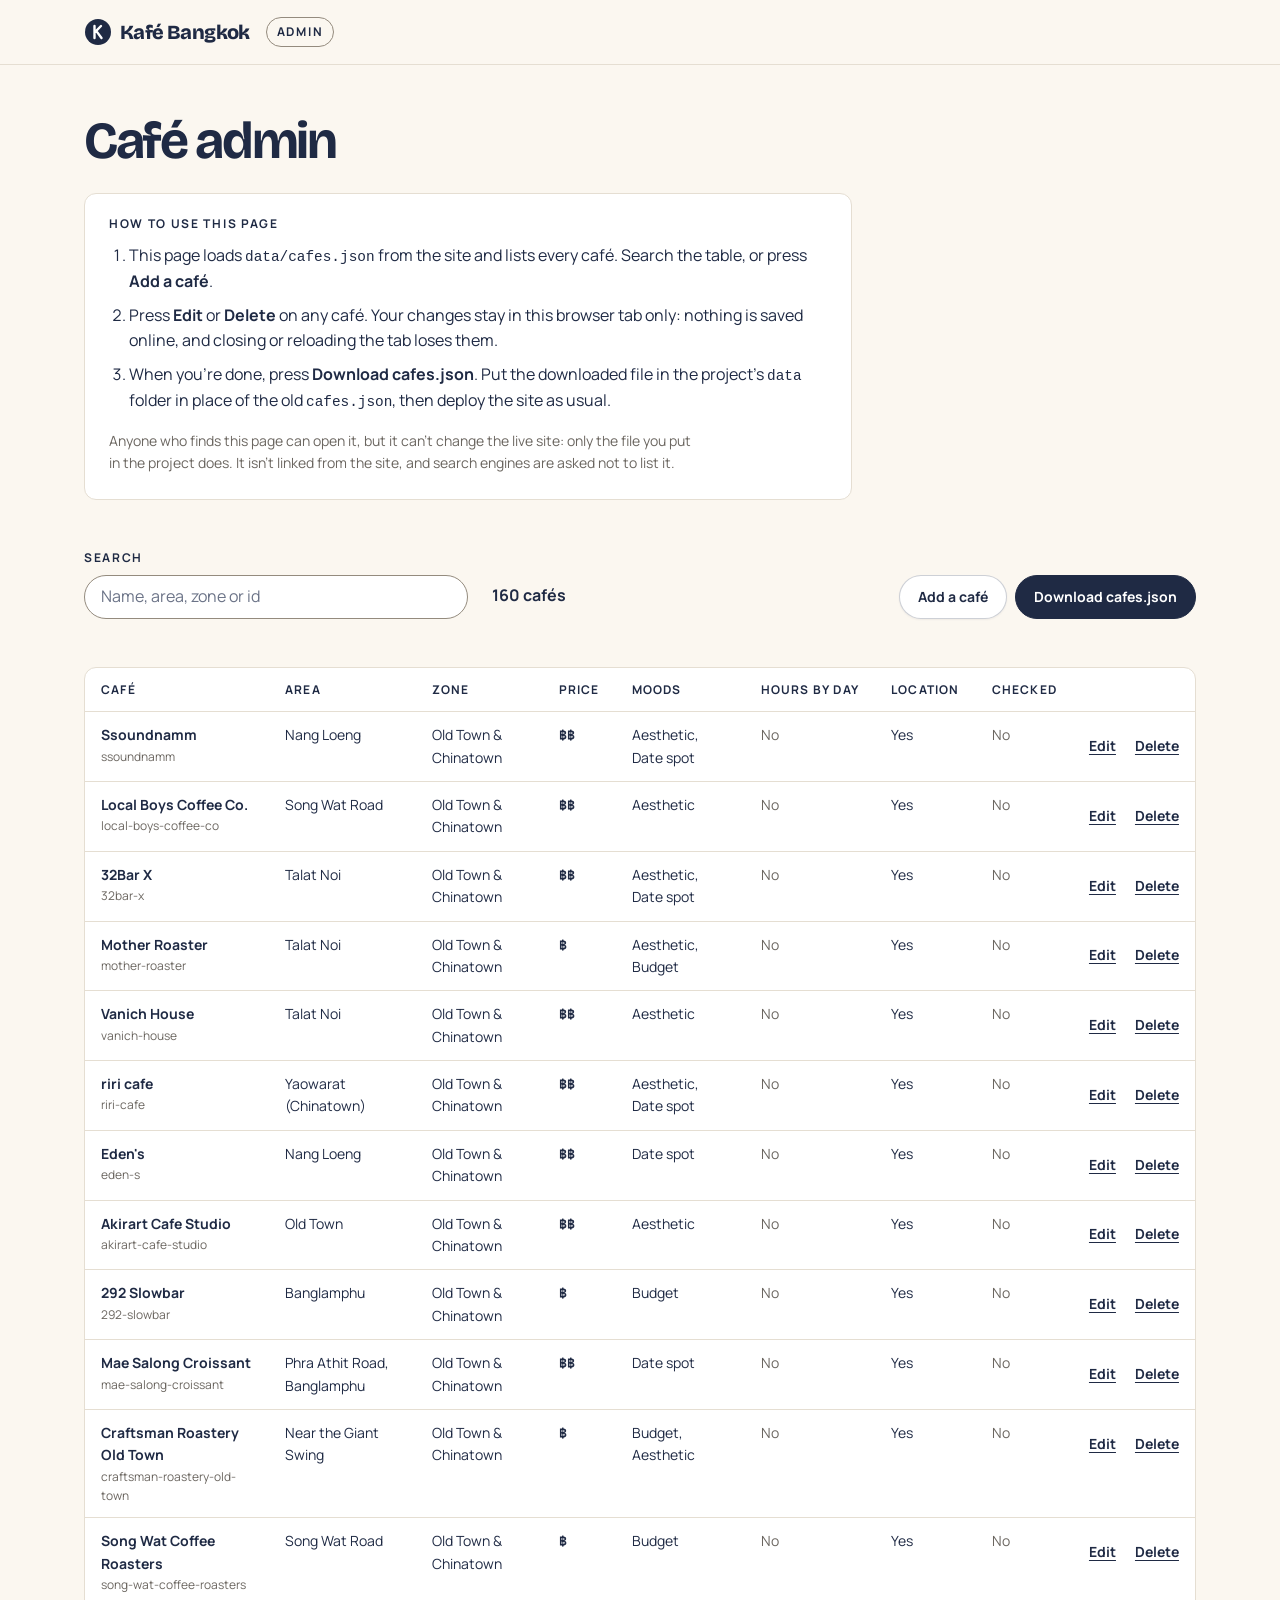
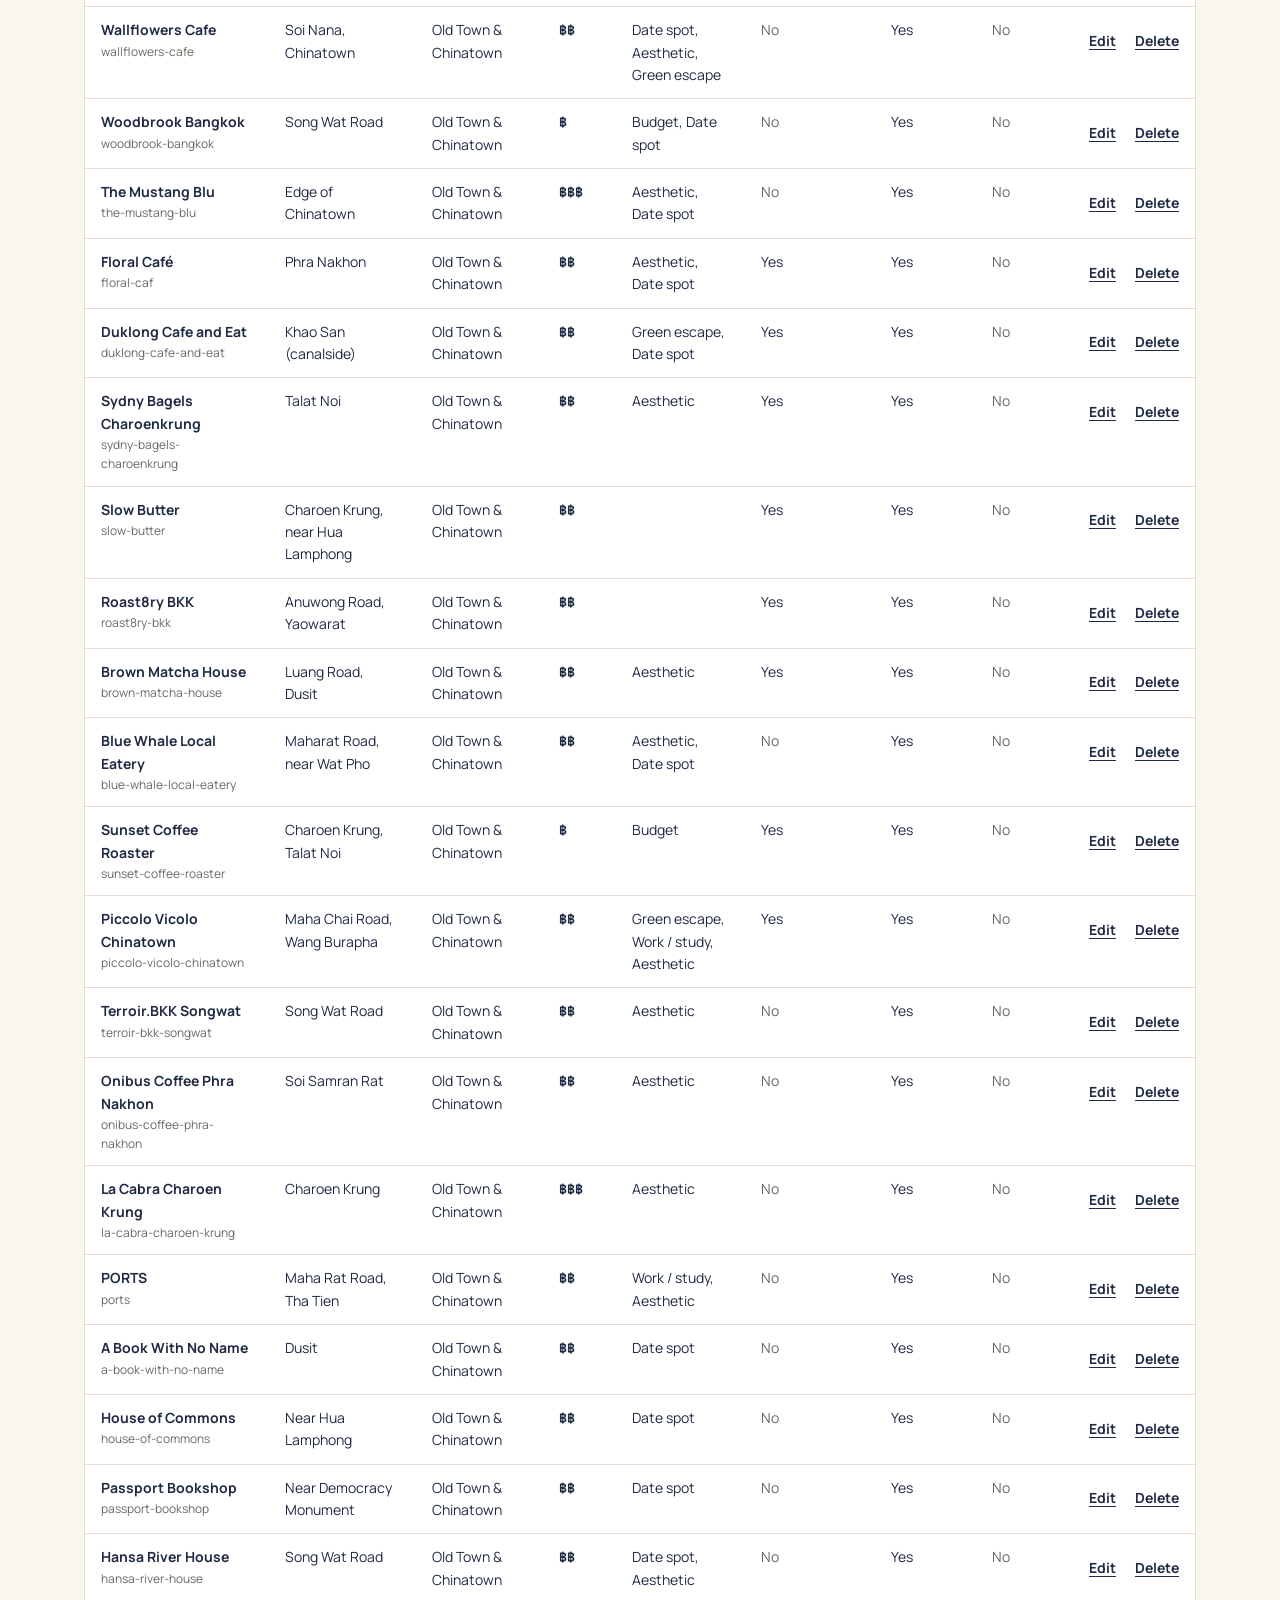
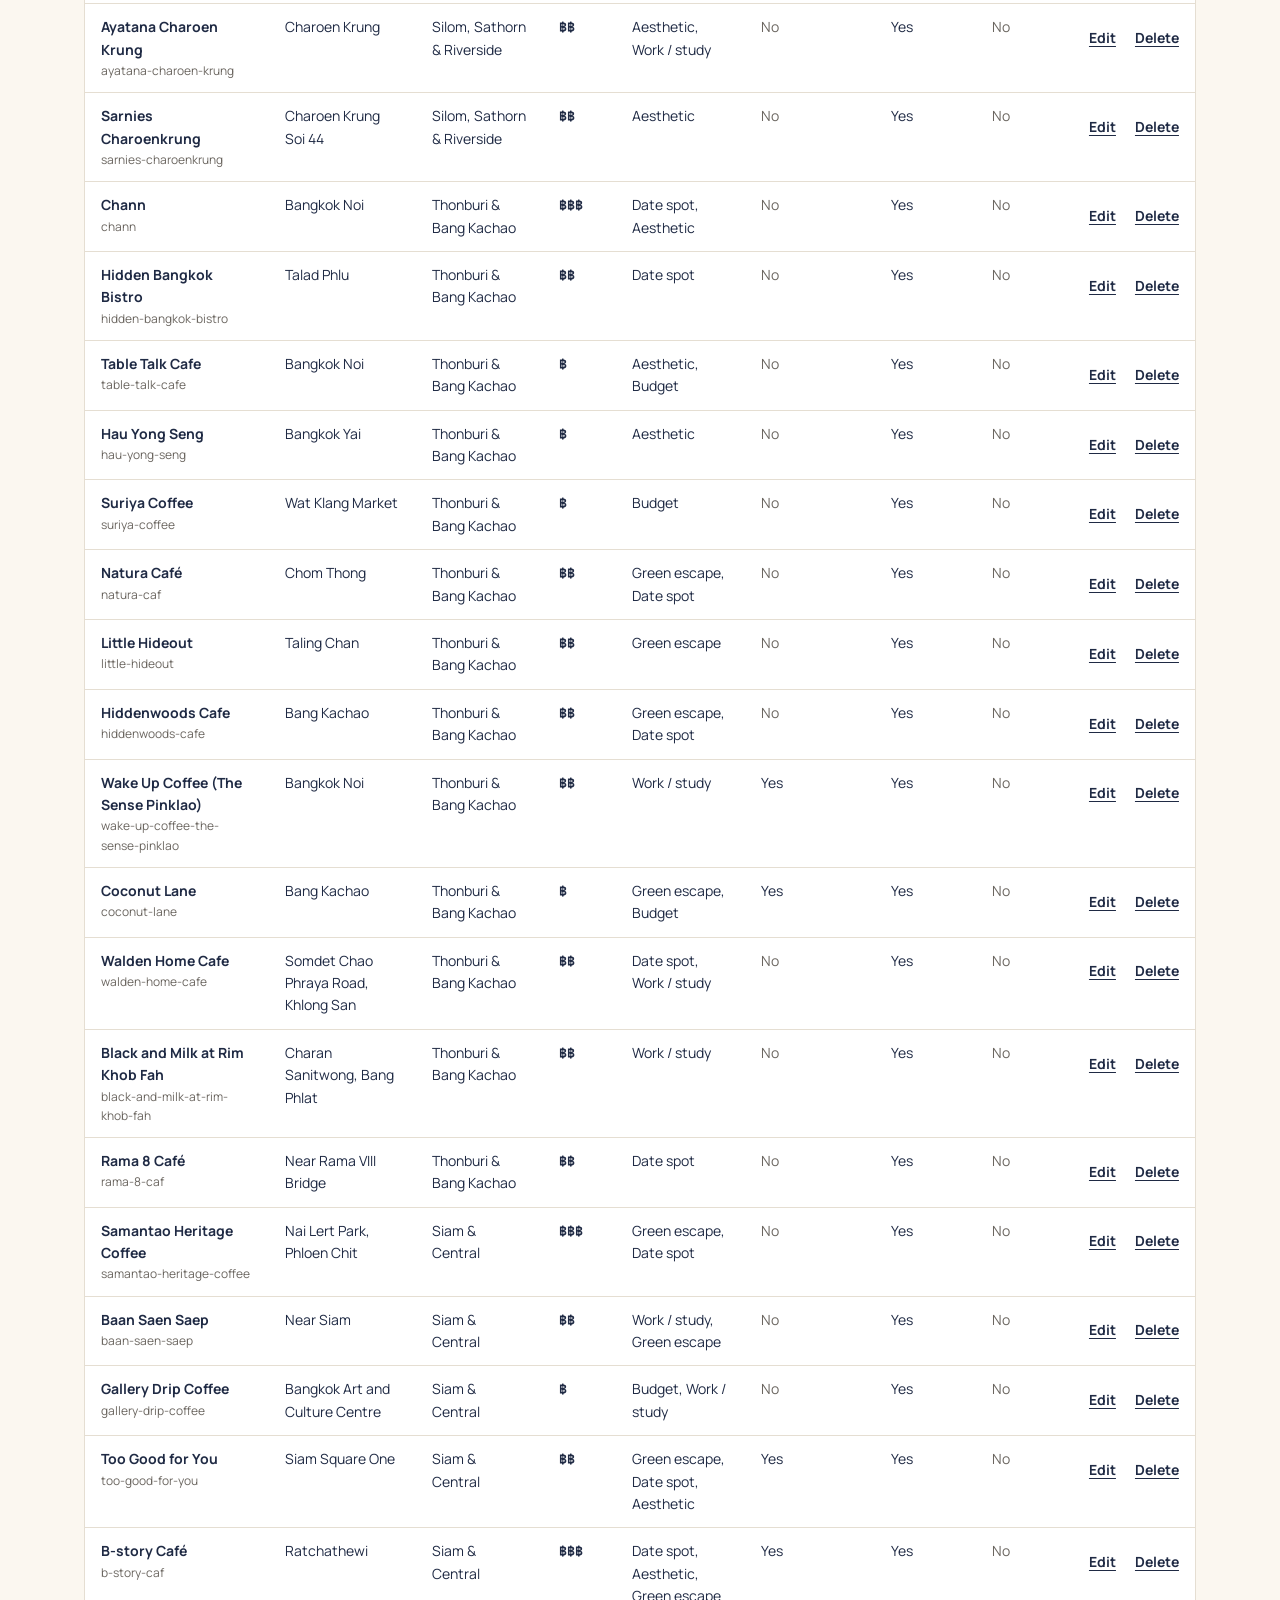
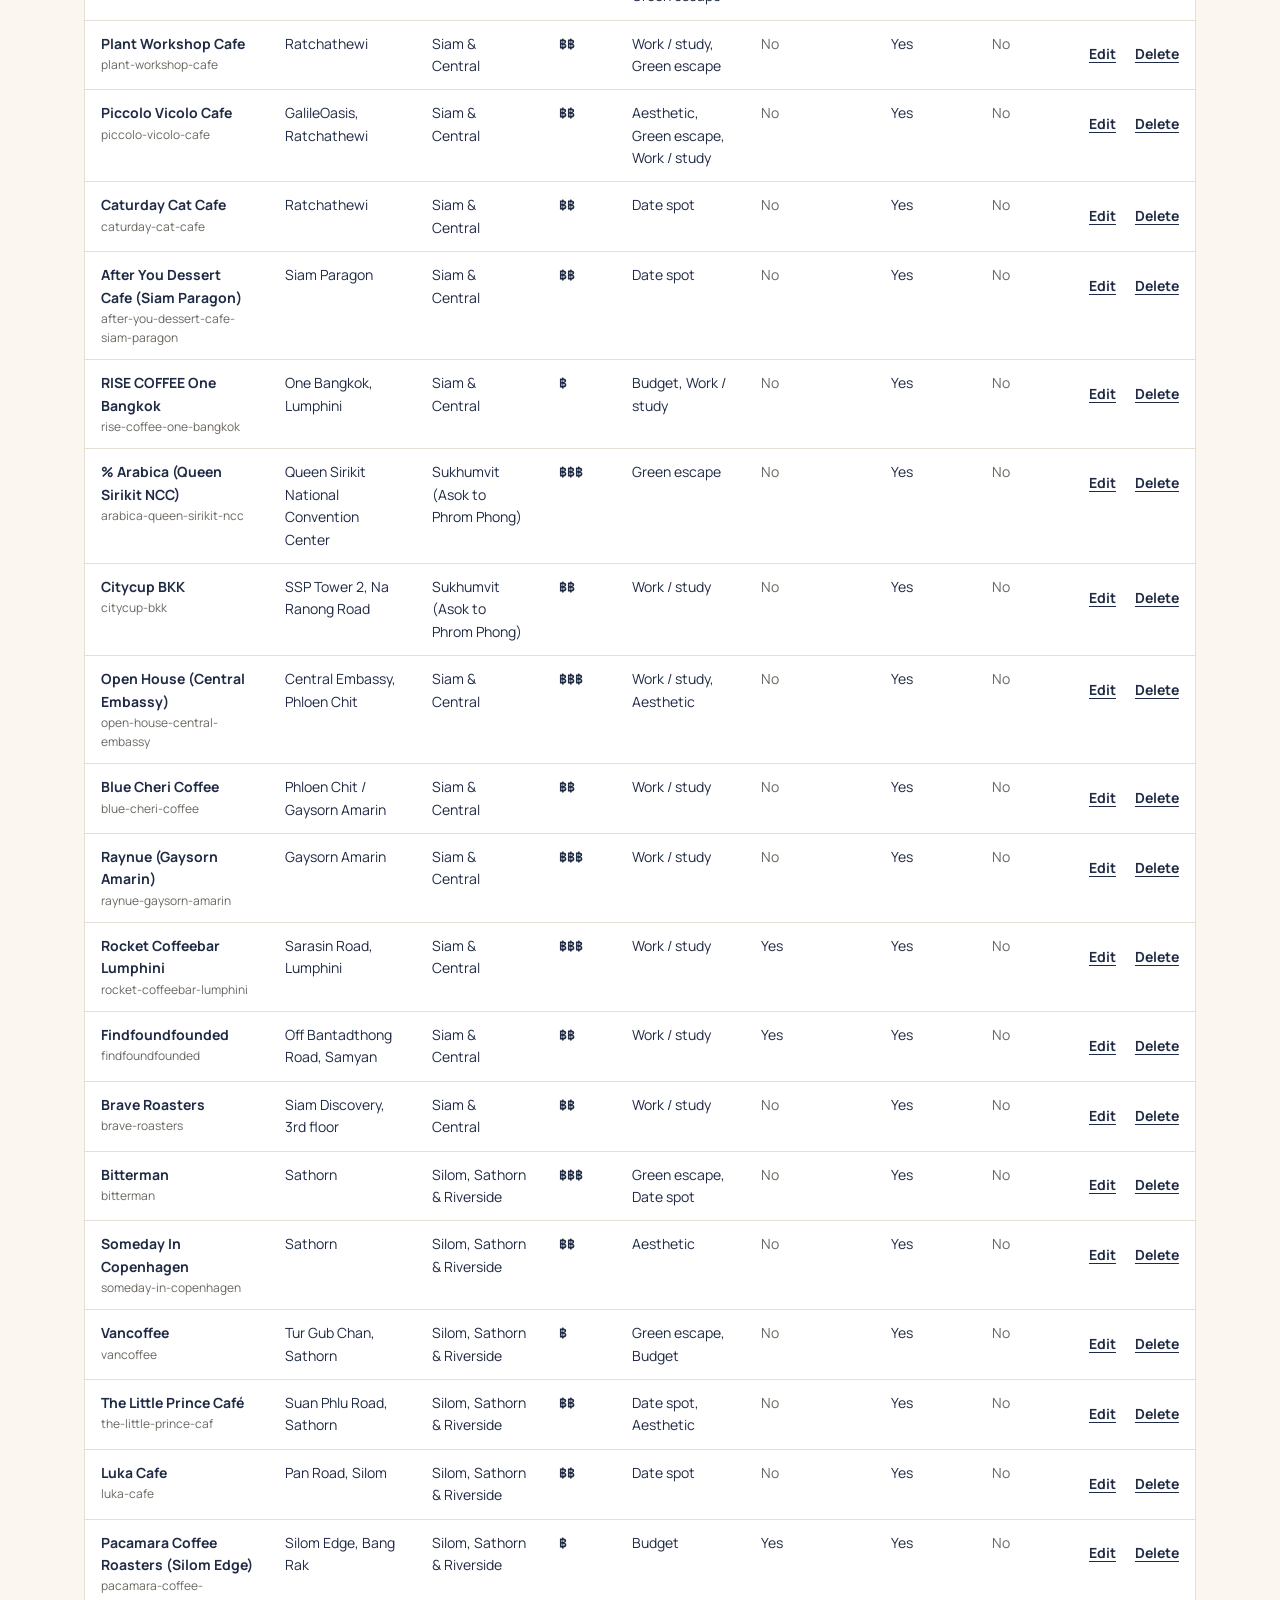
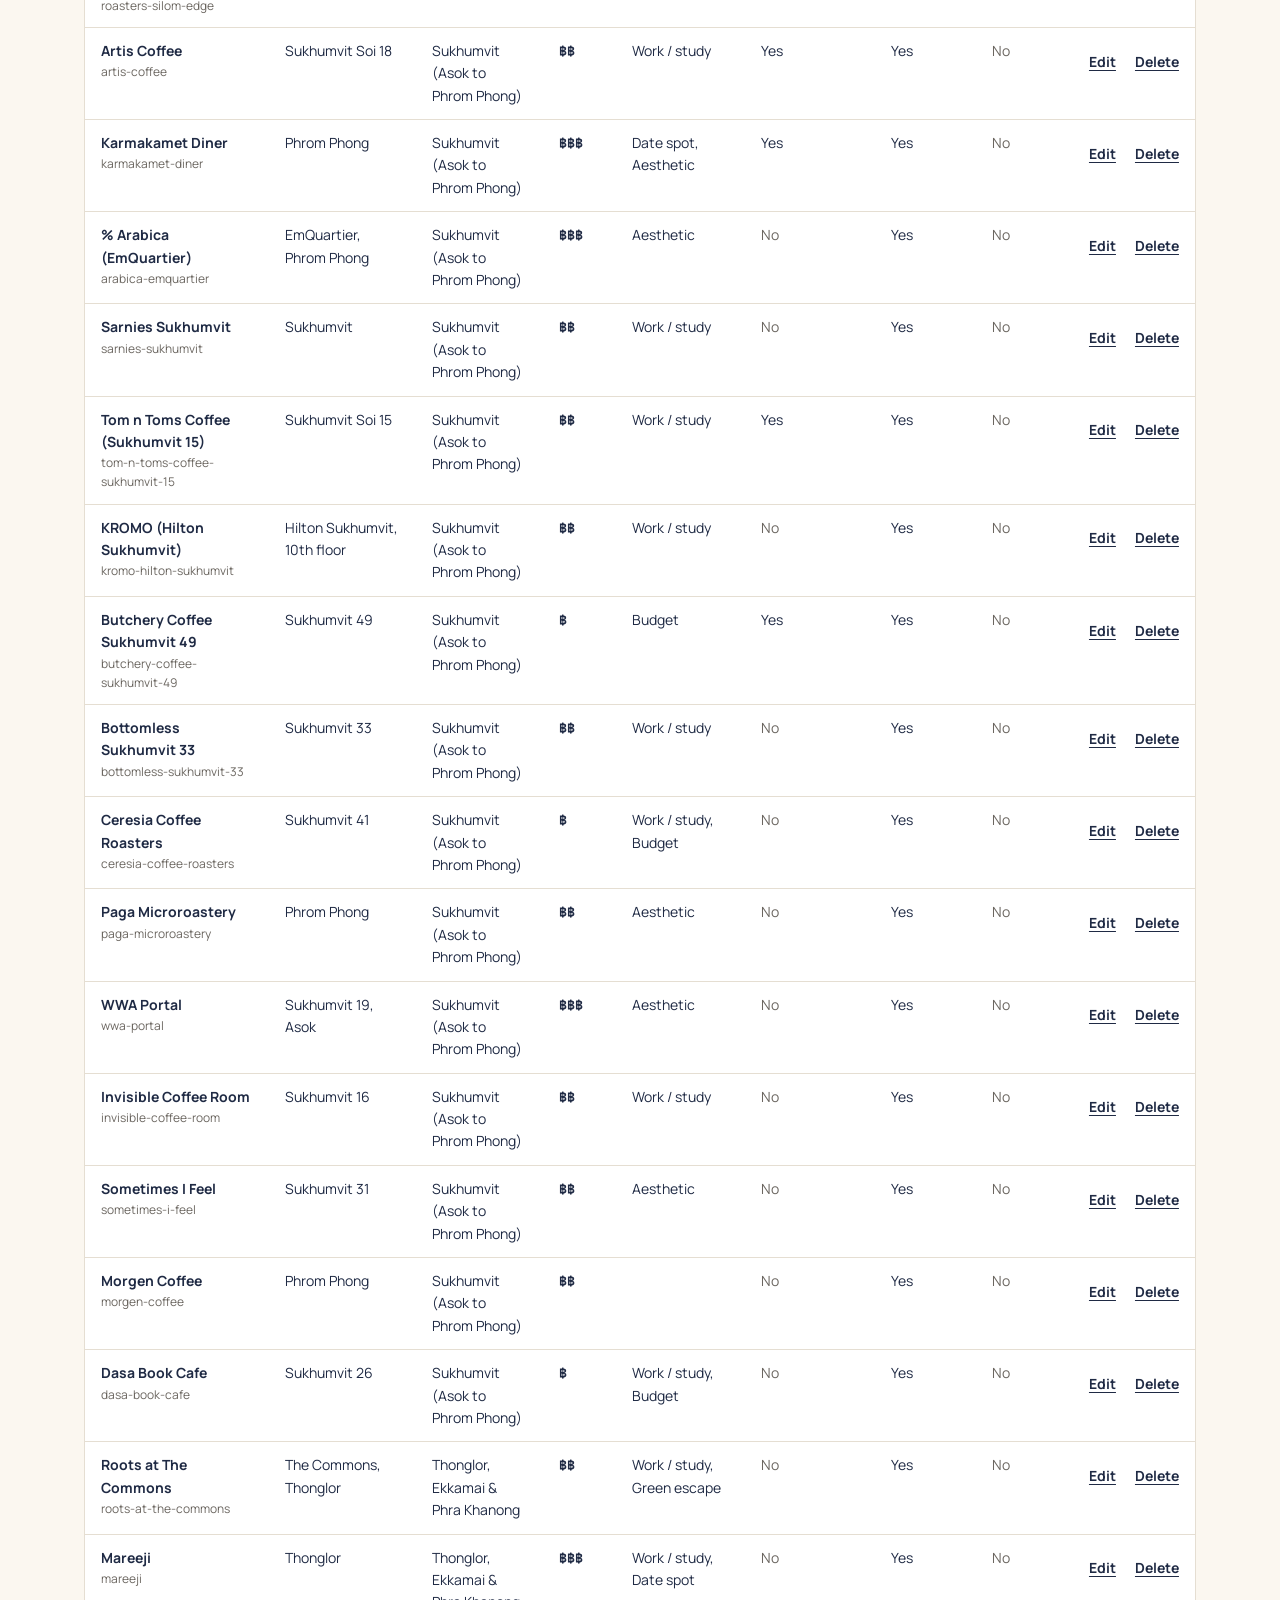
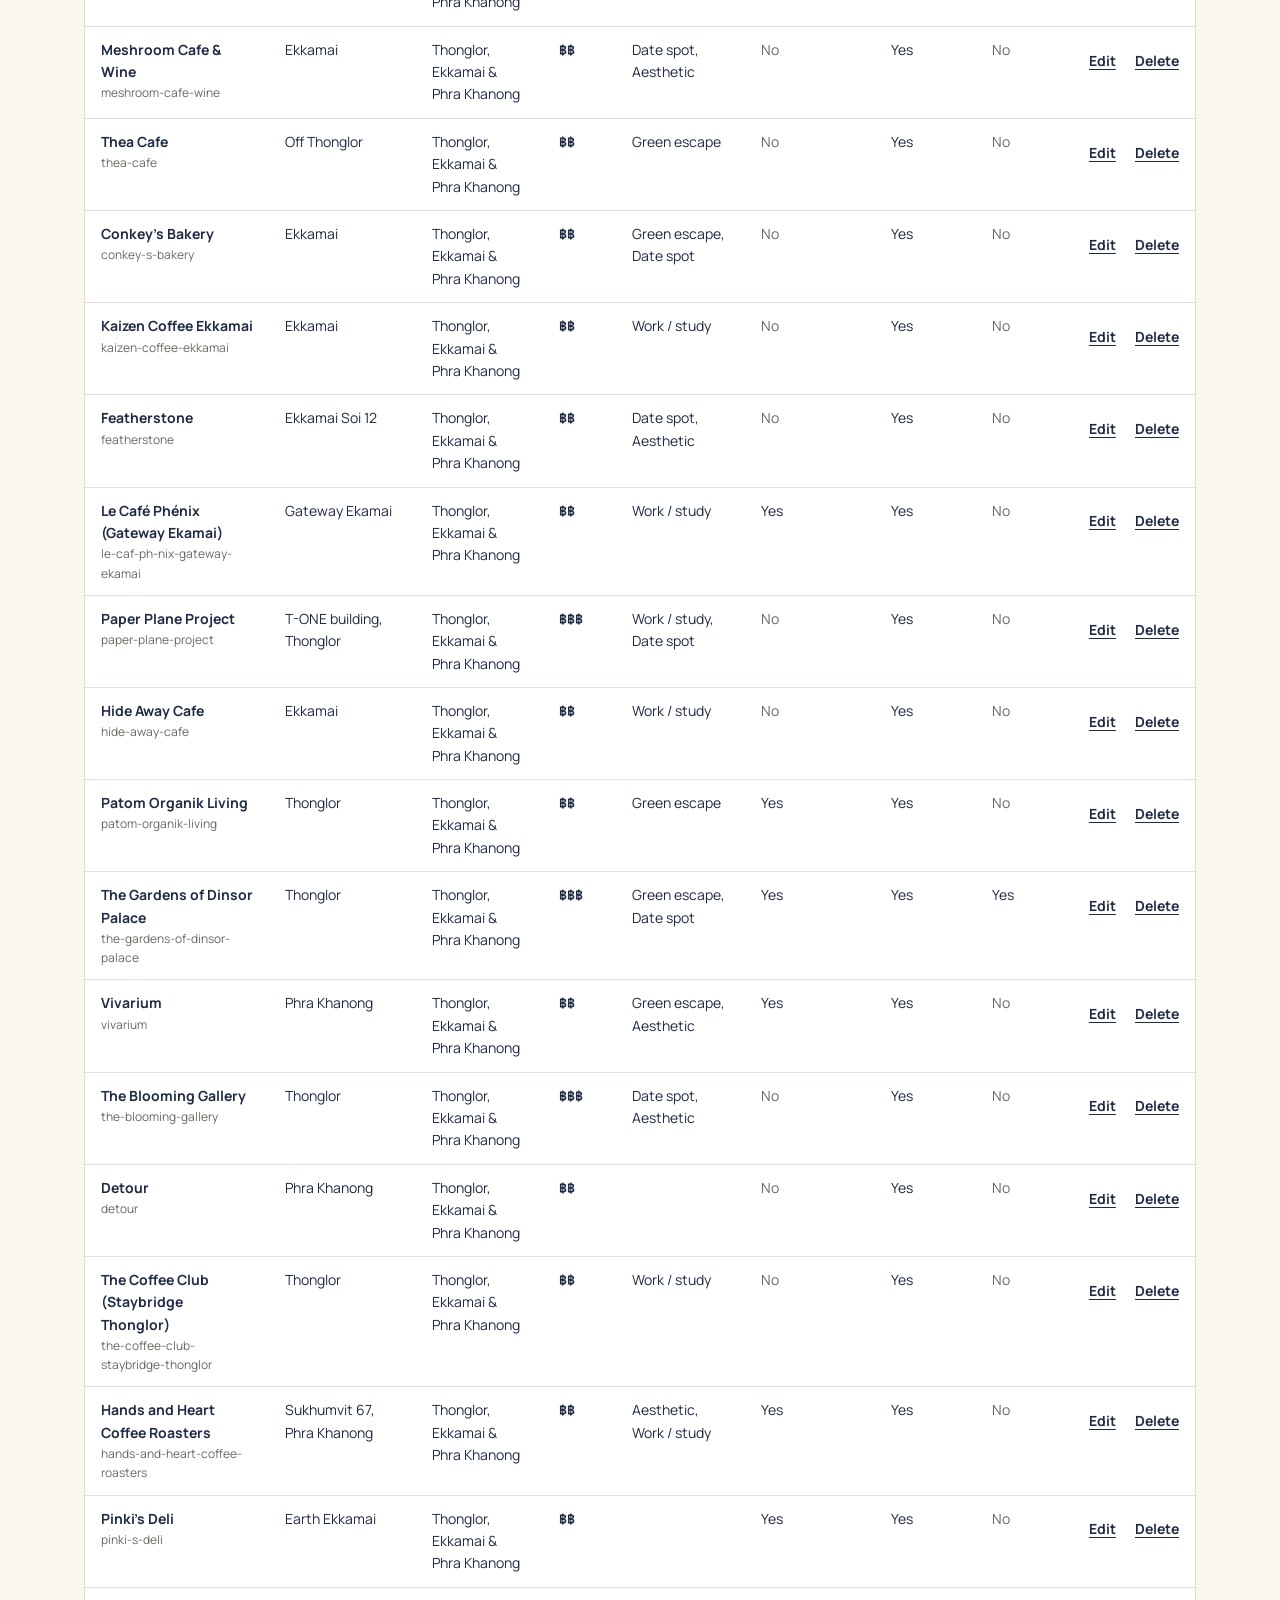
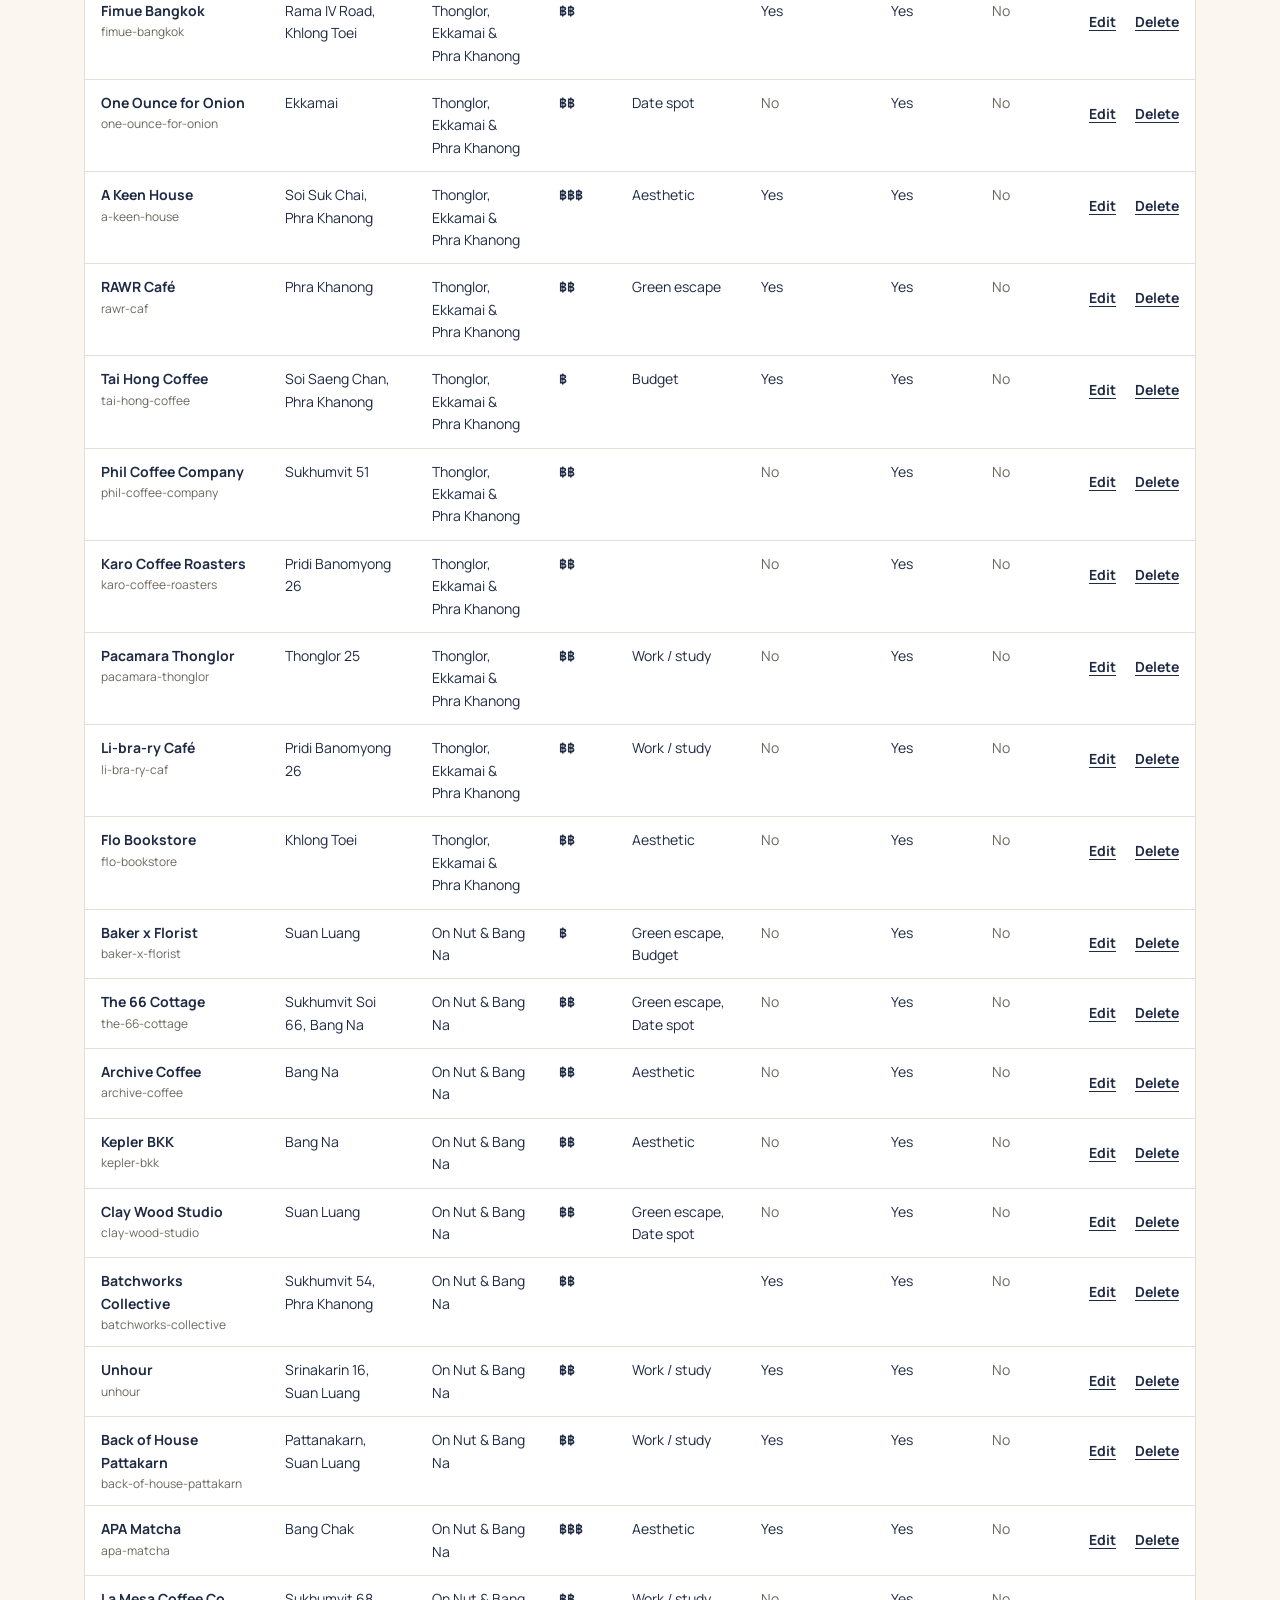
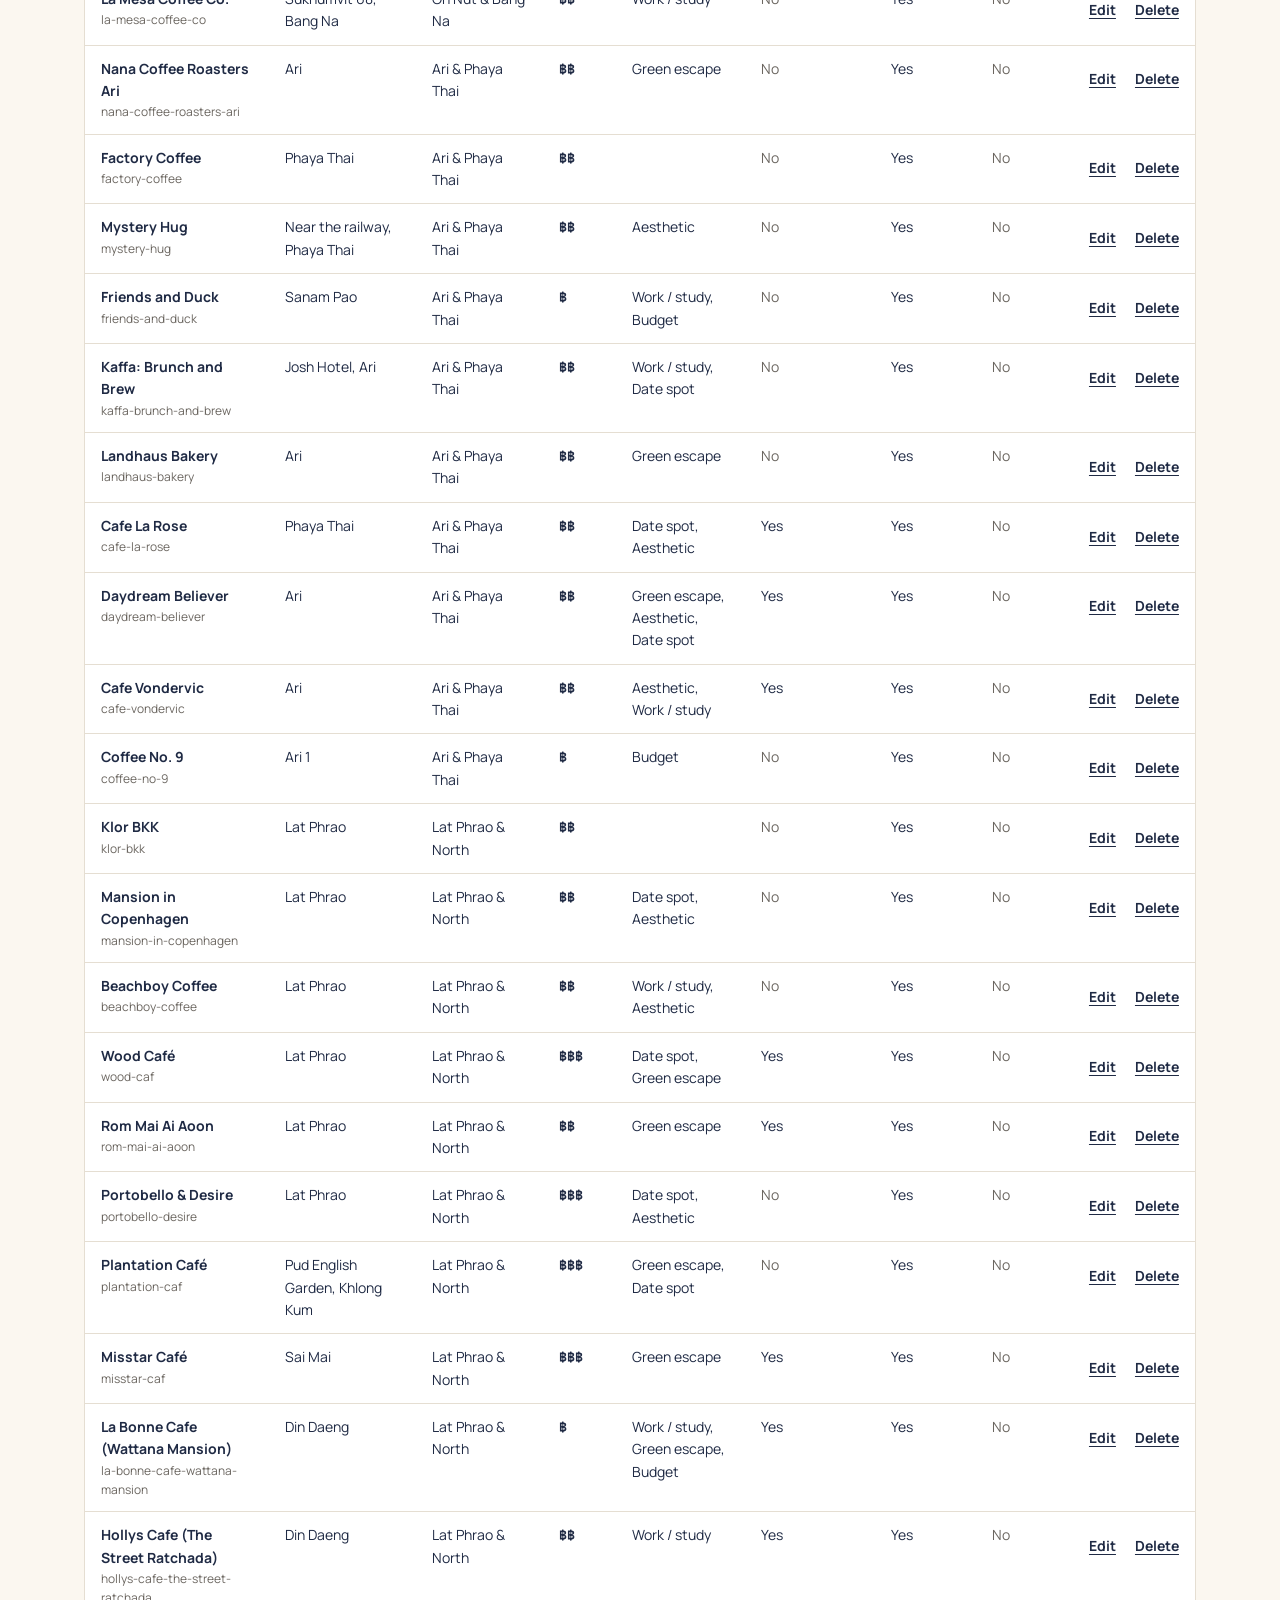
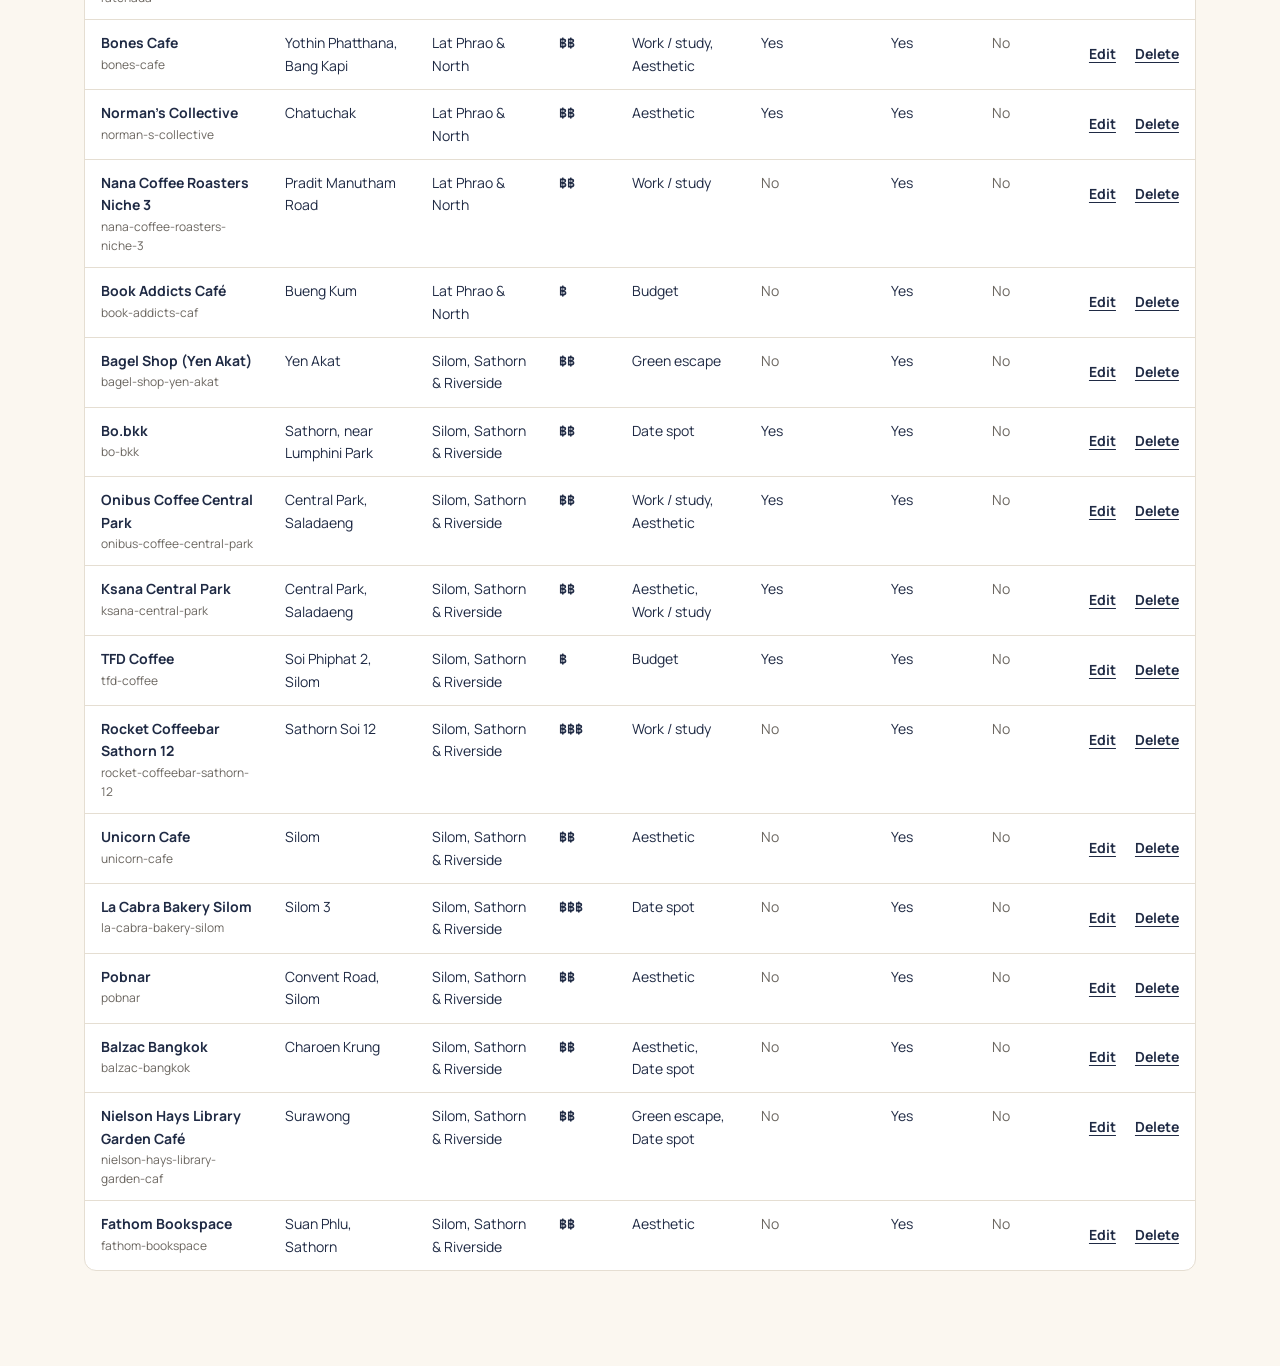
<file: admin.html>
<!DOCTYPE html>
<html lang="en">
<head>
  <meta charset="utf-8">
  <meta name="viewport" content="width=device-width, initial-scale=1">
  <!-- Search engines: please don't list this page or follow its links -->
  <meta name="robots" content="noindex, nofollow">
  <title>Café admin · Kafé Bangkok</title>
  <meta name="theme-color" content="#FBF7F0">
  <link rel="icon" href="favicon.svg" type="image/svg+xml">

  <link rel="preconnect" href="https://fonts.googleapis.com">
  <link rel="preconnect" href="https://fonts.gstatic.com" crossorigin>
  <link rel="stylesheet" href="https://fonts.googleapis.com/css2?family=Bricolage+Grotesque:opsz,wght@12..96,600..800&family=Manrope:wght@400;500;600;700&display=swap">
  <link rel="stylesheet" href="https://fonts.googleapis.com/css2?family=Noto+Sans+Thai:wght@500;700&text=%E0%B8%BF&display=swap">

  <!-- The site's own styles (colours, fonts, fields, buttons), plus a few for this page -->
  <link rel="stylesheet" href="css/style.css">
  <link rel="stylesheet" href="css/admin.css">
  <script type="module" src="js/admin.js"></script>
</head>
<body class="admin-page">
  <!-- The admin page for Kafé Bangkok. It isn't linked from the site.
       Everything happens in this browser tab (js/admin.js): it saves nothing online. -->
  <a class="skip-link" href="#main">Skip to content</a>

  <header class="topbar">
    <div class="wrap topbar__inner">
      <a class="wordmark" href="./">
        <svg class="k-mark wordmark__mark" viewBox="0 0 28 28" aria-hidden="true">
          <circle class="k-mark__disc" cx="14" cy="14" r="13"/>
          <path class="k-mark__k" d="M10.5 8v12M10.5 14.6L17 8M12.4 13.1l5.1 6.9"/>
        </svg>
        Kafé Bangkok
      </a>
      <span class="admin-badge">Admin</span>
    </div>
  </header>

  <main id="main" class="wrap admin">
    <h1 class="admin__title">Café admin</h1>

    <section class="admin-note" aria-labelledby="admin-how">
      <h2 id="admin-how" class="admin-note__title">How to use this page</h2>
      <ol class="admin-note__steps">
        <li>This page loads <code>data/cafes.json</code> from the site and lists every café. Search the table, or press <strong>Add a café</strong>.</li>
        <li>Press <strong>Edit</strong> or <strong>Delete</strong> on any café. Your changes stay in this browser tab only: nothing is saved online, and closing or reloading the tab loses them.</li>
        <li>When you're done, press <strong>Download cafes.json</strong>. Put the downloaded file in the project's <code>data</code> folder in place of the old <code>cafes.json</code>, then deploy the site as usual.</li>
      </ol>
      <p class="admin-note__small">Anyone who finds this page can open it, but it can't change the live site: only the file you put in the project does. It isn't linked from the site, and search engines are asked not to list it.</p>
    </section>

    <p class="load-status" data-admin-load role="status"></p>

    <div class="admin-app" data-admin-app hidden>
      <div class="admin-bar">
        <div class="field admin-bar__search">
          <label class="field__label" for="admin-search">Search</label>
          <input id="admin-search" class="input" type="search" placeholder="Name, area, zone or id" autocomplete="off">
        </div>
        <p class="admin-bar__count" data-admin-count aria-live="polite"></p>
        <div class="admin-bar__actions">
          <button type="button" class="btn btn--secondary btn--small" data-admin-add>Add a café</button>
          <button type="button" class="btn btn--primary btn--small" data-admin-download>Download cafes.json</button>
        </div>
      </div>

      <!-- "Saved Blue Whale…", "Deleted…" and the unsaved-changes reminder -->
      <p class="admin-status" role="status" data-admin-status></p>

      <!-- tabindex="0": keyboard users can scroll the table sideways on a phone -->
      <div class="admin-table-wrap" role="region" aria-label="Cafés" tabindex="0">
        <table class="admin-table">
          <thead>
            <tr>
              <th scope="col">Café</th>
              <th scope="col">Area</th>
              <th scope="col">Zone</th>
              <th scope="col">Price</th>
              <th scope="col">Moods</th>
              <th scope="col">Hours by day</th>
              <th scope="col">Location</th>
              <th scope="col">Checked</th>
              <th scope="col"><span class="visually-hidden">Actions</span></th>
            </tr>
          </thead>
          <tbody data-admin-rows></tbody>
        </table>
      </div>
      <p class="admin-empty" data-admin-empty hidden>No café matches that search.</p>
    </div>
  </main>

  <!-- ============ The add / edit form ============
       A <dialog>, like the café drawer on the main site. admin.js fills in
       the choices (zones, stations, lines, moods, features) from cafes.json. -->
  <dialog id="admin-editor" class="admin-editor" aria-labelledby="editor-title">
    <form class="admin-form" data-admin-form novalidate>
      <div class="admin-editor__head">
        <h2 id="editor-title" class="admin-editor__title" data-editor-title>Edit café</h2>
        <button class="icon-button" type="button" data-editor-close>
          <svg class="icon icon--sm" viewBox="0 0 24 24" aria-hidden="true">
            <path d="M6.5 6.5l11 11M17.5 6.5l-11 11"/>
          </svg>
          <span class="visually-hidden">Close without saving</span>
        </button>
      </div>

      <div class="admin-editor__body">
        <fieldset class="admin-form__group">
          <legend class="admin-form__legend">The café</legend>
          <div class="admin-form__grid">
            <div class="field">
              <label class="field__label" for="f-name">Name</label>
              <input id="f-name" class="input" name="name" type="text" required autocomplete="off" aria-describedby="f-name-error">
              <p id="f-name-error" class="field__error" data-error-for="name" hidden></p>
            </div>
            <div class="field">
              <label class="field__label" for="f-id">Id</label>
              <input id="f-id" class="input" name="id" type="text" autocomplete="off" spellcheck="false" aria-describedby="f-id-hint f-id-error">
              <p id="f-id-hint" class="field__hint">Small letters, numbers and hyphens, like <code>blue-whale</code>. Leave it empty to make one from the name. Changing an existing café's id drops it from visitors' saved lists.</p>
              <p id="f-id-error" class="field__error" data-error-for="id" hidden></p>
            </div>
            <div class="field">
              <label class="field__label" for="f-area">Area</label>
              <input id="f-area" class="input" name="area" type="text" required autocomplete="off" aria-describedby="f-area-hint f-area-error">
              <p id="f-area-hint" class="field__hint">The small part of town shown on the card, like "Ari" or "Charoen Krung".</p>
              <p id="f-area-error" class="field__error" data-error-for="area" hidden></p>
            </div>
            <div class="field">
              <label class="field__label" for="f-zone">Zone</label>
              <input id="f-zone" class="input" name="zone" type="text" list="zone-list" required autocomplete="off" aria-describedby="f-zone-hint f-zone-error">
              <datalist id="zone-list" data-list-zones></datalist>
              <p id="f-zone-hint" class="field__hint">One of the neighbourhoods (pick from the list). A new name makes a new neighbourhood.</p>
              <p id="f-zone-error" class="field__error" data-error-for="zone" hidden></p>
            </div>
            <div class="field field--wide">
              <label class="field__label" for="f-description">Description</label>
              <textarea id="f-description" class="input textarea" name="description" rows="3" required aria-describedby="f-description-error"></textarea>
              <p id="f-description-error" class="field__error" data-error-for="description" hidden></p>
            </div>
          </div>
        </fieldset>

        <fieldset class="admin-form__group">
          <legend class="admin-form__legend">Getting there</legend>
          <div class="admin-form__grid">
            <div class="field">
              <label class="field__label" for="f-station">Station</label>
              <input id="f-station" class="input" name="station" type="text" list="station-list" autocomplete="off" aria-describedby="f-station-hint">
              <datalist id="station-list" data-list-stations></datalist>
              <p id="f-station-hint" class="field__hint">Like "BTS Ari". Leave empty if it isn't near one. A new station also needs a position in <code>meta.stations</code> to be a crawl starting point.</p>
            </div>
            <fieldset class="field" aria-describedby="f-line-hint">
              <legend class="field__label">Line</legend>
              <div class="chip-list" data-choices-line></div>
              <p id="f-line-hint" class="field__hint">The station's line. Tick both for a station on two lines, like Siam.</p>
            </fieldset>
            <div class="field">
              <label class="field__label" for="f-lat">Latitude</label>
              <input id="f-lat" class="input" name="lat" type="text" inputmode="decimal" autocomplete="off" aria-describedby="f-latlng-hint f-lat-error">
              <p id="f-lat-error" class="field__error" data-error-for="lat" hidden></p>
            </div>
            <div class="field">
              <label class="field__label" for="f-lng">Longitude</label>
              <input id="f-lng" class="input" name="lng" type="text" inputmode="decimal" autocomplete="off" aria-describedby="f-latlng-hint f-lng-error">
              <p id="f-lng-error" class="field__error" data-error-for="lng" hidden></p>
            </div>
            <p id="f-latlng-hint" class="field__hint field--wide">For the map. Fill in both, or leave both empty. In Google Maps, right-click the café: the first line is "latitude, longitude" (Bangkok is about 13.7, 100.5).</p>
          </div>
        </fieldset>

        <fieldset class="admin-form__group">
          <legend class="admin-form__legend">Price and tags</legend>
          <fieldset class="field">
            <legend class="field__label">Price</legend>
            <div class="segmented admin-form__price" data-choices-price></div>
          </fieldset>
          <fieldset class="field" aria-describedby="f-moods-error">
            <legend class="field__label">Moods</legend>
            <div class="chip-list" data-choices-moods></div>
            <p id="f-moods-error" class="field__error" data-error-for="moods" hidden></p>
          </fieldset>
          <fieldset class="field">
            <legend class="field__label">Features</legend>
            <div class="chip-list" data-choices-features></div>
          </fieldset>
        </fieldset>

        <fieldset class="admin-form__group">
          <legend class="admin-form__legend">Opening hours</legend>
          <div class="field">
            <label class="field__label" for="f-hours">Hours, as shown to visitors</label>
            <input id="f-hours" class="input" name="hours" type="text" autocomplete="off" placeholder="Daily 08:00–18:00" aria-describedby="f-hours-hint">
            <p id="f-hours-hint" class="field__hint">Leave empty if they aren't known: the drawer then says "Not listed — check Google Maps".</p>
          </div>
          <label class="switch admin-form__known">
            <input class="visually-hidden" type="checkbox" role="switch" name="hoursKnown" aria-describedby="f-days-hint">
            <span class="switch__track" aria-hidden="true"></span>
            The full hours are known for every day
          </label>
          <p id="f-days-hint" class="field__hint">Only then can the site say "Open now". For each day write <code>10:00-22:00</code>, <code>closed</code>, or two opening times like <code>08:00-12:00, 13:00-18:00</code>. Past midnight: <code>18:00-02:00</code>. All day: <code>00:00-24:00</code>.</p>
          <div class="admin-form__days" data-days></div>
        </fieldset>

        <fieldset class="admin-form__group">
          <legend class="admin-form__legend">Links</legend>
          <div class="field">
            <label class="field__label" for="f-maps">Google Maps link</label>
            <input id="f-maps" class="input" name="mapsUrl" type="url" autocomplete="off" aria-describedby="f-maps-hint f-maps-error">
            <p id="f-maps-hint" class="field__hint">Leave empty to use a Google Maps search for the café's name.</p>
            <p id="f-maps-error" class="field__error" data-error-for="mapsUrl" hidden></p>
          </div>
          <div class="field">
            <label class="field__label" for="f-sources">Sources</label>
            <textarea id="f-sources" class="input textarea" name="sources" rows="3" spellcheck="false" aria-describedby="f-sources-hint f-sources-error"></textarea>
            <p id="f-sources-hint" class="field__hint">The pages the details come from, one web address per line.</p>
            <p id="f-sources-error" class="field__error" data-error-for="sources" hidden></p>
          </div>
        </fieldset>

        <label class="switch admin-form__checked">
          <input class="visually-hidden" type="checkbox" role="switch" name="verified">
          <span class="switch__track" aria-hidden="true"></span>
          Checked by hand: still open, details confirmed
        </label>
      </div>

      <div class="admin-editor__foot">
        <button type="submit" class="btn btn--primary">Save café</button>
        <button type="button" class="btn btn--secondary" data-editor-close>Cancel</button>
      </div>
    </form>
  </dialog>
</body>
</html>
</file>
<file: css/style.css>
/* =========================================================
   Kafé Bangkok: styles. Design: a "morning sky" hero, then a
   quiet, editorial page below it (cream, hairlines, navy, coffee accents)
   Mobile first: the base styles are for small phones.
   The @media (min-width: ...) blocks add changes for wider screens.

   Contents
   1. Design tokens (colours, fonts, sizes)
   2. Base styles
   3. Small helpers (skip link, icons, buttons, pill labels)
   4. Top bar and menu
   5. Hero (sky, clouds, marquee, headline, clock)
   6. Hero cups
   7. Sections (everything from here down is the quiet, editorial part)
   8. Finder: filters
   9. Finder: results (café cards, Save, "Been there" and Compare)
   10. Saved cafés and the café passport
   11. Café drawer (side panel / bottom sheet)
   12. Ask the barista (chat)
   13. Neighbourhoods
   14. Compare (bar and side-by-side table)
   15. How it works, the footer and the 404 page
   16. Café of the day
   17. Plan a café crawl
   18. Suggest a café (the form)
   19. Café stats (the charts)
   20. Thai (fonts and spacing when Thai is on)
   21. Toast message
   22. Motion (only for people who haven't asked for less)
   (admin.html has its own few styles in css/admin.css)
   ========================================================= */


/* ---------- 1. Design tokens ---------- */
:root {
  /* Palette */
  --navy: #1F2A44;       /* text, headings, primary buttons, the hot cup */
  --navy-soft: #4A5470;  /* quieter text */
  --navy-deep: #141C30;  /* primary button hover */
  --coffee: #8A5A2B;     /* the italic accent word and little notes */
  --cream: #FBF7F0;      /* page background below the hero, and the top bar */
  --white: #FFFFFF;      /* pills, buttons, panels */
  --sky-top: #C9E2F5;    /* top of the sky */
  --sky-mid: #E3F0FA;    /* middle of the sky */
  --dawn: #F6EEE2;       /* where the sky turns warm, just above the cream */
  --focus: #2F6FB3;      /* keyboard focus ring */
  --kraft: #E7CFAE;      /* the cardboard sleeve on the hot cup */

  /* Two soft tints the hero's cups and night button use */
  --sky: #DCEBFA;        /* the iced cup's straw */
  --butter: #FBF0C9;     /* the moon on "Open late right now" */

  /* Below the hero: hairlines and greys, all slightly warm */
  --hairline: #E5DED2;          /* 1px borders on cards, panels and rules */
  --hairline-strong: #CFC6B8;   /* a card's border on hover */
  --grey: #6B6660;              /* small grey text (5:1 on cream) */
  --mist: #F2EFEA;              /* the barista's message bubbles */

  /* Lines are see-through navy, so they work on cream, white and every pastel */
  --line: rgb(31 42 68 / 0.12);       /* dividers */
  --line-mid: rgb(31 42 68 / 0.22);   /* pill borders, hover */
  --line-strong: #948B7E;             /* outlines on pills and form fields (3:1 on cream and white) */
  --placeholder: #6B7387;             /* placeholder text in inputs */

  /* Fonts */
  --font-display: "Bricolage Grotesque", "Manrope", system-ui, sans-serif;
  --font-serif: "Instrument Serif", Georgia, serif;
  --font-body: "Manrope", system-ui, sans-serif;
  /* Prices: Manrope has no ฿ sign, so it comes from Noto Sans Thai (index.html
     loads a tiny file with only that one character, so nothing else changes) */
  --font-price: "Manrope", "Noto Sans Thai", system-ui, sans-serif;

  /* Type scale */
  --text-xs: 0.75rem;   /* small uppercase labels */
  --text-sm: 0.875rem;
  --text-base: 1rem;
  --text-md: 1.25rem;
  --text-lg: 1.75rem;
  --text-xl: 2.5rem;

  /* Spacing (4px steps at the small end, bigger jumps after) */
  --space-1: 0.25rem;
  --space-2: 0.5rem;
  --space-3: 0.75rem;
  --space-4: 1rem;
  --space-5: 1.5rem;
  --space-6: 2rem;
  --space-7: 3rem;
  --space-8: 4rem;
  --space-9: 6rem;

  /* Shapes */
  --radius-card: 22px;   /* the top bar's drop-down menu */
  --radius: 12px;        /* cards, panels and inputs below the hero */
  --radius-lg: 16px;     /* the drawer, chat and compare dialogs */
  --radius-pill: 999px;
  --shadow-lift: 0 18px 44px rgb(31 42 68 / 0.16);

  /* Layout */
  --page-max: 72rem;     /* widest the content gets */
  --page-pad: 1.25rem;   /* space at the left and right edges */
  --measure: 65ch;       /* comfortable line length for reading */
  --topbar-height: 4rem;
  --compare-bar-height: 7rem; /* the Compare bar (two rows on phones, one from 40em) */
  --compare-bar-gap: 0.75rem; /* the bar floats this far above the bottom edge */

  /* Every line icon uses the same stroke weight */
  --icon-stroke: 1.75;
}


/* ---------- 2. Base styles ---------- */
*,
*::before,
*::after {
  box-sizing: border-box;
}

html {
  -webkit-text-size-adjust: 100%;
  text-size-adjust: 100%;
  /* Anything the page scrolls to (a #link, or the next thing you Tab to)
     stops below the sticky top bar instead of hiding under it */
  scroll-padding-top: calc(var(--topbar-height) + var(--space-4));
}

body {
  margin: 0;
  font-family: var(--font-body);
  font-size: var(--text-base);
  line-height: 1.6;
  color: var(--navy);
  background: var(--cream);
}

h1,
h2,
h3 {
  margin: 0 0 var(--space-4);
  font-family: var(--font-display);
  font-weight: 700;
  line-height: 1.08;
  letter-spacing: -0.03em;
  color: var(--navy);
  text-wrap: balance; /* evens out line lengths in headings */
}

h1 { font-size: var(--text-xl); }
h2 { font-size: clamp(2rem, 1.4rem + 2.4vw, 2.75rem); }
h3 { font-size: var(--text-md); letter-spacing: -0.02em; }

/* The one italic serif word in a big heading, in coffee brown */
h1 em,
h2 em {
  font-family: var(--font-serif);
  font-style: italic;
  font-weight: 400;
  letter-spacing: -0.01em;
  color: var(--coffee);
}

p {
  margin: 0 0 var(--space-4);
  max-width: var(--measure);
}

a {
  color: var(--navy);
  text-decoration-thickness: 1px;
  text-underline-offset: 0.2em;
}

a:hover {
  text-decoration-thickness: 2px;
}

svg {
  display: block;
  max-width: 100%;
}

button {
  font: inherit;
  color: inherit;
}

/* Anything with the hidden attribute stays hidden, even if a class says display: flex */
[hidden] {
  display: none !important;
}

/* A clear focus ring for keyboard users (mouse clicks don't show it) */
:focus-visible {
  outline: 3px solid var(--focus);
  outline-offset: 3px;
}

::selection {
  background: var(--sky);
  color: var(--navy);
}


/* ---------- 3. Small helpers ---------- */

/* Centres the content and keeps it off the screen edges */
.wrap {
  width: 100%;
  max-width: var(--page-max);
  margin-inline: auto;
  padding-inline: var(--page-pad);
}

/* Hidden off-screen until a keyboard user tabs to it */
.skip-link {
  position: absolute;
  top: -100px;
  left: var(--space-4);
  z-index: 100;
  padding: var(--space-2) var(--space-4);
  border-radius: var(--radius-pill);
  background: var(--navy);
  color: var(--white);
  font-weight: 700;
  text-decoration: none;
}

.skip-link:focus {
  top: var(--space-3);
}

/* Invisible on screen but still read by screen readers (and still focusable,
   which is how the hidden checkboxes in the finder keep working by keyboard) */
.visually-hidden {
  position: absolute;
  width: 1px;
  height: 1px;
  margin: -1px;
  padding: 0;
  border: 0;
  overflow: hidden;
  clip-path: inset(50%);
  white-space: nowrap;
}

/* A button that looks like a text link */
.link-button {
  min-height: 2.75rem;
  padding: 0;
  border: 0;
  background: none;
  font-weight: 700;
  color: var(--navy);
  text-decoration: underline;
  text-decoration-thickness: 1px;
  text-underline-offset: 0.2em;
  cursor: pointer;
}

.link-button:hover {
  text-decoration-thickness: 2px;
}

/* Line icons: no fill, rounded line ends, colour taken from the text */
.icon {
  flex: none;
  width: 1.5rem;
  height: 1.5rem;
  fill: none;
  stroke: currentColor;
  stroke-width: var(--icon-stroke);
  stroke-linecap: round;
  stroke-linejoin: round;
}

.icon--sm {
  width: 1.25rem;
  height: 1.25rem;
}

/* Our "K" mark: a navy disc with a white K (top bar, footer, cups, favicon) */
.k-mark {
  flex: none;
  width: 1.75rem;
  height: 1.75rem;
}

.k-mark__disc { fill: var(--navy); }

.k-mark__k {
  fill: none;
  stroke: var(--white);
  stroke-width: 2.4;
  stroke-linecap: round;
  stroke-linejoin: round;
}

/* Round icon-only buttons, like the X that closes the drawer and the chat */
.icon-button {
  display: grid;
  place-items: center;
  flex: none;
  width: 2.75rem;
  height: 2.75rem;
  padding: 0;
  border: 1px solid var(--line);
  border-radius: 50%;
  background: var(--white);
  color: var(--navy);
  cursor: pointer;
  transition: background-color 0.2s ease;
}

.icon-button:hover {
  background: var(--mist);
}

/* Buttons: rounded pills. Primary = navy, secondary = white. */
.btn {
  display: inline-flex;
  align-items: center;
  justify-content: center;
  gap: var(--space-2);
  min-height: 3rem;
  padding: 0.75rem 1.5rem;
  border: 1.5px solid var(--navy);
  border-radius: var(--radius-pill);
  font-family: var(--font-body);
  font-size: var(--text-base);
  font-weight: 700;
  line-height: 1.2;
  text-decoration: none;
  cursor: pointer;
  transition: background-color 0.2s ease, border-color 0.2s ease, transform 0.15s ease;
}

.btn:active {
  transform: translateY(1px);
}

.btn--primary {
  background: var(--navy);
  color: var(--white);
}

.btn--primary:hover {
  background: var(--navy-deep);
  border-color: var(--navy-deep);
}

.btn--secondary {
  border-color: var(--line-mid);
  background: var(--white);
  color: var(--navy);
  box-shadow: 0 1px 2px rgb(31 42 68 / 0.06);
}

.btn--secondary:hover {
  border-color: var(--navy);
}

/* "Open late right now": a white pill with a butter-yellow moon */
.btn--night {
  border-color: var(--line-mid);
  background: var(--white);
  color: var(--navy);
}

.btn--night .icon {
  fill: var(--butter);
}

.btn--night:hover {
  border-color: var(--navy);
}

/* A smaller pill, for buttons that sit in a row of other controls */
.btn--small {
  min-height: 2.75rem;
  padding: 0.5rem 1.125rem;
  font-size: var(--text-sm);
}

.btn:disabled {
  opacity: 0.5;
  cursor: not-allowed;
}

/* Small spaced-out uppercase labels. The HTML has normal case, so screen
   readers read words, not letters. */
.pill-label,
.section-label {
  display: inline-flex;
  align-items: center;
  gap: var(--space-2);
  border-radius: var(--radius-pill);
  font-size: var(--text-xs);
  font-weight: 700;
  letter-spacing: 0.14em;
  line-height: 1.2;
  text-transform: uppercase;
}

/* The labels in the hero's top corners */
.pill-label {
  min-height: 2rem;
  padding: 0.375rem 0.875rem;
  background: rgb(255 255 255 / 0.85);
  color: var(--navy);
  box-shadow: 0 1px 2px rgb(31 42 68 / 0.06);
}

.pill-label time {
  font-variant-numeric: tabular-nums; /* digits the same width, so the pill doesn't wobble */
}

/* "01 / FIND" above each section's heading: plain small text */
.section-label {
  margin: 0 0 var(--space-5);
  color: var(--grey);
}


/* ---------- 4. Top bar and menu ---------- */
/* The bar is cream, like the page below the hero, with one hairline under it.
   The sky starts below that line, so the bar reads as the café's masthead. */
.topbar {
  position: sticky;
  top: 0;
  z-index: 50;
  background: var(--cream);
  border-bottom: 1px solid var(--hairline);
  color: var(--navy);
}

.topbar__inner {
  position: relative; /* the mobile drop-down is positioned against this */
  display: flex;
  flex-wrap: wrap;
  align-items: center;
  justify-content: space-between;
  gap: var(--space-4);
  min-height: var(--topbar-height);
}

.wordmark {
  display: inline-flex;
  align-items: center;
  gap: var(--space-2);
  font-family: var(--font-display);
  font-size: var(--text-md);
  font-weight: 800;
  letter-spacing: -0.03em;
  line-height: 1;
  color: var(--navy);
  text-decoration: none;
}

/* Links and the "Ask the barista" button look the same in the menu */
.nav-link {
  display: inline-flex;
  align-items: center;
  min-height: 2.75rem; /* big enough to tap */
  padding: 0;
  border: 0;
  border-radius: var(--radius-pill);
  background: none;
  font-weight: 600;
  color: var(--navy);
  text-decoration: none;
  cursor: pointer;
  transition: background-color 0.2s ease;
}

/* Without JavaScript, the menu is just a row of links under the wordmark */
.site-nav {
  width: 100%;
}

.site-nav ul {
  display: flex;
  flex-wrap: wrap;
  gap: 0 var(--space-5);
  margin: 0;
  padding: 0 0 var(--space-2);
  list-style: none;
}

/* With JavaScript the bar is always one row: the wordmark on the left, the
   Menu button and the TH / EN switch on the right */
.js .topbar__inner {
  flex-wrap: nowrap;
  column-gap: var(--space-3);
}

/* The Menu button only appears when JavaScript can make it work */
.nav-toggle {
  display: none;
}

.js .nav-toggle {
  position: relative; /* the saved-count badge sits on its corner */
  margin-left: auto;  /* pushes it (and the TH / EN switch after it) to the right */
  display: inline-flex;
  align-items: center;
  gap: var(--space-2);
  min-height: 2.75rem;
  padding: 0 var(--space-4) 0 var(--space-3);
  border: 1px solid var(--line);
  border-radius: var(--radius-pill);
  background: var(--white);
  color: var(--navy);
  font-size: var(--text-sm);
  font-weight: 700;
  cursor: pointer;
}

/* Swap the icon between "lines" and "X" depending on whether the menu is open */
.nav-toggle__close { display: none; }
.nav-toggle[aria-expanded="true"] .nav-toggle__open { display: none; }
.nav-toggle[aria-expanded="true"] .nav-toggle__close { display: block; }

/* The narrowest phones (under 480px) have no room for the word "Menu" next
   to the TH / EN switch, so the button is just its icon in a round button.
   The word is still there for screen readers (hidden like .visually-hidden). */
@media (max-width: 29.99em) {
  .js .nav-toggle {
    width: 2.75rem;
    padding: 0;
    justify-content: center;
  }

  .nav-toggle__label {
    position: absolute;
    width: 1px;
    height: 1px;
    overflow: hidden;
    clip-path: inset(50%);
    white-space: nowrap;
  }
}

/* TH / EN: two joined options, like the List / Map switch. The one that's
   on (aria-pressed="true") is filled navy. It needs JavaScript, so it only
   shows when JavaScript is running (the "js" class on <html>). */
.lang-switch {
  display: none;
}

.js .lang-switch {
  display: inline-flex;
  flex: none;
  gap: 2px;
  padding: 3px;
  border: 1px solid var(--line-strong);
  border-radius: var(--radius-pill);
  background: var(--white);
}

.lang-switch__option {
  min-width: 2rem;
  min-height: 2rem;
  padding: 0 var(--space-2);
  border: 0;
  border-radius: var(--radius-pill);
  background: none;
  font-family: var(--font-body);
  font-size: var(--text-xs);
  font-weight: 700;
  letter-spacing: 0.06em;
  color: var(--grey);
  cursor: pointer;
  transition: background-color 0.2s ease, color 0.2s ease;
}

.lang-switch__option:hover {
  color: var(--navy);
}

.lang-switch__option[aria-pressed="true"] {
  background: var(--navy);
  color: var(--white);
}

/* With JavaScript on small screens, the menu becomes a drop-down panel */
.js .site-nav {
  display: none;
  position: absolute;
  top: calc(100% + var(--space-2));
  left: var(--page-pad);
  right: var(--page-pad);
  border-radius: var(--radius-card);
  background: var(--white);
  box-shadow: var(--shadow-lift);
}

.js .site-nav.is-open {
  display: block;
}

.js .site-nav ul {
  flex-direction: column;
  padding: var(--space-2) var(--space-5) var(--space-3);
}

.js .site-nav li + li {
  border-top: 1px solid var(--line);
}

.js .site-nav .nav-link {
  width: 100%;
  min-height: 3rem;
  border-radius: 0;
}

/* How many cafés are saved: a small navy bubble after "Saved" */
.nav-count {
  display: inline-grid;
  place-items: center;
  min-width: 1.5rem;
  height: 1.5rem;
  margin-left: 0.375rem;
  padding: 0 0.375rem;
  border-radius: var(--radius-pill);
  background: var(--navy);
  color: var(--white);
  font-size: var(--text-sm);
  font-weight: 700;
  line-height: 1;
}

/* Phones: the saved count as a little heart badge on the Menu button's
   corner. It's positioned on top of the button, so it takes no extra room
   in the bar (there's no space for another item at 375px). */
.menu-count {
  position: absolute;
  top: -0.5rem;
  right: -0.5rem;
  display: inline-flex;
  align-items: center;
  gap: 0.125rem;
  height: 1.5rem;
  padding: 0 0.4rem;
  border: 2px solid var(--cream); /* a ring in the bar's colour separates it from the button */
  border-radius: var(--radius-pill);
  background: var(--navy);
  color: var(--white);
  font-size: var(--text-sm);
  line-height: 1;
}

.menu-count .icon {
  width: 0.75rem;
  height: 0.75rem;
  fill: currentColor;
  stroke-width: 2;
}

/* Wider screens: the links sit in the bar as pills, and the Menu button goes away.
   From 64em (1024px): the wordmark, the five links and the TH / EN switch
   need about 940px, so on a tablet or a small laptop they wouldn't fit in
   one row. Until then, the Menu. */
@media (min-width: 64em) {
  .topbar__inner {
    flex-wrap: nowrap;
  }

  .site-nav,
  .js .site-nav {
    display: block;
    position: static;
    width: auto;
    margin-left: auto; /* the links sit on the right, just before TH / EN */
    border-radius: 0;
    background: none;
    box-shadow: none;
  }

  .site-nav ul,
  .js .site-nav ul {
    flex-direction: row;
    gap: var(--space-1);
    padding: 0;
  }

  .js .site-nav li + li {
    border-top: 0;
  }

  .nav-link,
  .js .site-nav .nav-link {
    width: auto;
    min-height: 2.5rem;
    padding: 0 var(--space-4);
    border-radius: var(--radius-pill);
  }

  /* A white pill wouldn't show on the cream bar, so hover underlines the link */
  .nav-link:hover {
    text-decoration: underline;
    text-decoration-thickness: 1px;
    text-underline-offset: 0.35em;
  }

  .js .nav-toggle {
    display: none;
  }
}


/* ---------- 5. Hero ---------- */
/* The sky: pale blue at the top, warming to cream at the bottom.
   overflow: hidden clips the clouds and the marquee, so nothing scrolls sideways. */
.hero {
  position: relative;
  isolation: isolate; /* the sky's negative z-index stays inside the hero */
  overflow: hidden;
  padding-block: var(--space-5) var(--space-8);
  background: linear-gradient(180deg, var(--sky-top) 0%, var(--sky-mid) 42%, var(--dawn) 82%, var(--cream) 100%);
}

.hero__sky {
  position: absolute;
  inset: 0;
  z-index: -1;
  pointer-events: none;
}

/* Soft clouds: white ovals that fade out at the edges (no images, no blur filter) */
.cloud {
  position: absolute;
  display: block;
  border-radius: 50%;
  background: radial-gradient(closest-side, rgb(255 255 255 / 0.95), rgb(255 255 255 / 0));
}

.cloud--1 { top: 6%; left: -8%; width: 26rem; height: 9rem; }
.cloud--2 { top: 26%; right: -12%; width: 30rem; height: 10rem; opacity: 0.85; }
.cloud--3 { top: 64%; left: 10%; width: 22rem; height: 7rem; opacity: 0.7; }
.cloud--4 { top: 12%; left: 46%; width: 16rem; height: 6rem; opacity: 0.8; }

/* The huge, faint line of words behind everything. The track holds the words
   twice and slides left by half its width (one copy), then repeats. */
.marquee {
  position: absolute;
  left: 0;
  right: 0;
  top: 52%;
  transform: translateY(-50%);
}

.marquee__track {
  display: flex;
  width: max-content;
}

.marquee__track span {
  font-family: var(--font-display);
  font-size: clamp(6rem, 22vw, 15rem);
  font-weight: 800;
  line-height: 1;
  letter-spacing: -0.04em;
  white-space: nowrap;
  color: rgb(255 255 255 / 0.3);
}

/* Phones: labels, headline, cups, then the rest. Desktop: two columns. */
.hero__inner {
  display: grid;
  grid-template-areas:
    "labels"
    "title"
    "cups"
    "body";
  gap: var(--space-5);
}

.hero__labels {
  grid-area: labels;
  display: flex;
  flex-wrap: wrap;
  justify-content: space-between;
  gap: var(--space-2);
}

/* "· Café finder" is left out on the narrowest phones so both pills fit */
.pill-label__more {
  display: none;
}

/* A small blue dot that says "this is live" */
.clock-dot {
  width: 0.5rem;
  height: 0.5rem;
  border-radius: 50%;
  background: var(--focus);
}

.hero__title {
  grid-area: title;
  max-width: 12ch;
  margin: var(--space-4) 0 0;
  font-size: clamp(2.75rem, 1.5rem + 7vw, 5.5rem);
  font-weight: 800;
  line-height: 0.98;
  letter-spacing: -0.045em;
}

.hero__title em {
  margin-right: -0.02em; /* tucks the full stop in close after the leaning italic */
  letter-spacing: -0.02em;
}

.hero__body {
  grid-area: body;
}

.hero__greeting {
  margin-bottom: var(--space-3);
  font-family: var(--font-display);
  font-size: var(--text-md);
  font-weight: 600;
  letter-spacing: -0.01em;
  line-height: 1.35;
}

.hero__lead {
  max-width: 34rem;
  margin-bottom: var(--space-6);
  font-size: 1.0625rem;
  line-height: 1.6;
  color: var(--navy-soft);
}

.hero__actions {
  display: flex;
  flex-wrap: wrap;
  gap: var(--space-3);
}

.hero__meta {
  margin: var(--space-5) 0 0;
  font-size: var(--text-xs);
  font-weight: 700;
  letter-spacing: 0.14em;
  text-transform: uppercase;
  color: var(--navy-soft);
}

@media (min-width: 30em) {
  .pill-label__more {
    display: inline;
  }
}

/* Desktop: words on the left, cups on the right */
@media (min-width: 56em) {
  .hero {
    padding-block: var(--space-6) var(--space-9);
  }

  .hero__inner {
    grid-template-columns: minmax(0, 1.15fr) minmax(0, 0.85fr);
    grid-template-areas:
      "labels labels"
      "title  cups"
      "body   cups";
    column-gap: var(--space-7);
    row-gap: var(--space-5);
  }
}


/* ---------- 6. Hero cups ----------
   Two SVG cups inside .hero__cups. On phones they sit side by side under the
   headline; on desktop they fill the right-hand column. Each has a soft
   shadow on the "ground" underneath. (The floating is in section 17.) */
.hero__cups {
  grid-area: cups;
  position: relative;
  height: 13rem;
}

.cup {
  position: absolute;
}

.cup__svg {
  width: 100%;
  height: auto;
  overflow: visible;
}

/* A gentle tilt, even when the floating is switched off */
.cup--iced { left: calc(50% - 8.5rem); top: 0.25rem; width: 7rem; transform: rotate(-6deg); }
.cup--hot { left: calc(50% + 0.75rem); top: 1.5rem; width: 7.25rem; transform: rotate(5deg); }

.cup-shadow {
  position: absolute;
  height: 1.25rem;
  border-radius: 50%;
  background: radial-gradient(closest-side, rgb(31 42 68 / 0.26), rgb(31 42 68 / 0));
}

.cup-shadow--iced { left: calc(50% - 8.25rem); top: 11rem; width: 6.5rem; }
.cup-shadow--hot { left: calc(50% + 1rem); top: 12rem; width: 6.75rem; }

/* The parts of the cups (the classes are on the SVG shapes in index.html) */
.cup-straw { fill: var(--sky); stroke: var(--navy); stroke-width: 2.5; }
.cup-milk { fill: #F3E4CF; }
.cup-coffee { fill: var(--coffee); }
.cup-ice { fill: rgb(255 255 255 / 0.7); stroke: rgb(31 42 68 / 0.3); stroke-width: 1.5; }
.cup-glass { fill: rgb(255 255 255 / 0.3); stroke: var(--navy); stroke-width: 3; stroke-linejoin: round; }
.cup-shine { fill: none; stroke: rgb(255 255 255 / 0.85); stroke-width: 6; stroke-linecap: round; }
.cup-shine--soft { stroke: rgb(255 255 255 / 0.16); }
.cup-badge { fill: var(--white); stroke: var(--navy); stroke-width: 2.5; }
.cup-k { fill: none; stroke: var(--navy); stroke-width: 3.6; stroke-linecap: round; stroke-linejoin: round; }
.cup-lid { fill: var(--cream); stroke: var(--navy); stroke-width: 3; stroke-linejoin: round; }
.cup-lid--clear { fill: rgb(255 255 255 / 0.8); }
.cup-paper { fill: var(--navy); stroke: var(--navy); stroke-width: 3; stroke-linejoin: round; }
.cup-sleeve { fill: var(--kraft); stroke: var(--navy); stroke-width: 2.5; stroke-linejoin: round; }
.cup-sip { fill: none; stroke: var(--navy); stroke-width: 3.5; stroke-linecap: round; }
.cup-steam { fill: none; stroke: var(--navy); stroke-width: 3; stroke-linecap: round; opacity: 0.3; }

@media (min-width: 56em) {
  .hero__cups {
    height: 27rem;
    align-self: center;
  }

  .cup--iced { left: 2%; top: 4%; width: 12rem; }
  .cup--hot { left: 46%; top: 20%; width: 12.5rem; }
  .cup-shadow--iced { left: 4%; top: 21.5rem; width: 11rem; }
  .cup-shadow--hot { left: 48%; top: 25.5rem; width: 11.5rem; }
}


/* ---------- 7. Sections ----------
   Everything below the hero is quiet on purpose: cream page, white panels,
   1px warm-grey hairlines, navy text, and coffee only for small accents.
   Big tight headings and small uppercase labels do the work. */
.section {
  padding-block: var(--space-9);
}

/* A hairline between one section and the next */
.section + .section {
  border-top: 1px solid var(--hairline);
}

.section h2 {
  max-width: 18ch;
  margin-bottom: var(--space-4);
  font-size: clamp(2.5rem, 1.6rem + 3.6vw, 4rem);
  font-weight: 700;
  line-height: 1;
  letter-spacing: -0.045em;
}

.section__intro {
  max-width: 38rem;
  font-size: 1.0625rem;
  color: var(--grey);
}

.load-status {
  margin-top: var(--space-4);
  font-weight: 700;
}

.load-status:empty {
  display: none;
}

@media (min-width: 56em) {
  .section {
    padding-block: 8rem;
  }
}


/* ---------- 8. Finder: filters ---------- */

/* No box around the filters: each group sits between thin hairlines */
.filters {
  position: relative;
  margin-top: var(--space-7);
  border-top: 1px solid var(--hairline);
}

.filter-group {
  min-width: 0; /* lets a fieldset shrink on small screens */
  margin: 0;
  padding: 0 0 var(--space-6);
  border: 0;
  border-bottom: 1px solid var(--hairline);
}

/* "What are you in the mood for?" as a small spaced label.
   A fieldset puts its legend above its own top padding, so the space under
   the hairline goes on the legend instead. Otherwise the legend hugs the
   line above and sits far from its hint. */
.filter-group__legend {
  padding: var(--space-5) 0 0;
  font-size: var(--text-xs);
  font-weight: 700;
  letter-spacing: 0.14em;
  text-transform: uppercase;
  color: var(--navy);
}

.filter-group__hint {
  margin: var(--space-1) 0 var(--space-4);
  font-size: var(--text-sm);
  color: var(--grey);
}

/* The hidden checkboxes and radios can't show focus themselves,
   so the pill or button around them shows it instead. */
.mood-pill:has(:focus-visible),
.chip:has(:focus-visible),
.segmented__option:has(:focus-visible),
.switch:has(:focus-visible) .switch__track {
  outline: 3px solid var(--focus);
  outline-offset: 3px;
}

/* --- Moods: a row of outlined pills, filled navy when chosen --- */
.pill-list {
  display: flex;
  flex-wrap: wrap;
  gap: var(--space-2);
}

.mood-pill {
  position: relative; /* keeps the hidden checkbox inside the pill */
  display: inline-flex;
  align-items: center;
  min-height: 2.75rem;
  padding: 0 var(--space-5);
  border: 1px solid var(--line-strong);
  border-radius: var(--radius-pill);
  background: var(--white);
  font-size: var(--text-base);
  font-weight: 600;
  cursor: pointer;
  transition: background-color 0.2s ease, border-color 0.2s ease, color 0.2s ease;
}

.mood-pill:hover {
  border-color: var(--navy);
}

/* :has(:checked) means "a pill whose checkbox is ticked" */
.mood-pill:has(:checked) {
  border-color: var(--navy);
  background: var(--navy);
  color: var(--white);
}

/* --- Must-haves: smaller outlined pills --- */
.chip-list {
  display: flex;
  flex-wrap: wrap;
  gap: var(--space-2);
}

.chip {
  position: relative;
  display: inline-flex;
  align-items: center;
  min-height: 2.25rem;
  padding: 0 var(--space-4);
  border: 1px solid var(--line-strong);
  border-radius: var(--radius-pill);
  background: var(--white);
  font-size: var(--text-sm);
  font-weight: 500;
  cursor: pointer;
  transition: background-color 0.2s ease, border-color 0.2s ease, color 0.2s ease;
}

.chip:hover {
  border-color: var(--navy);
}

.chip:has(:checked) {
  border-color: var(--navy);
  background: var(--navy);
  color: var(--white);
}

/* --- Area, price, station, search --- */
.filter-row {
  display: grid;
  gap: var(--space-5);
  padding: var(--space-5) 0 var(--space-6);
  border-bottom: 1px solid var(--hairline);
}

.field {
  min-width: 0;
  margin: 0;
  padding: 0;
  border: 0;
}

.field__label {
  display: block;
  margin-bottom: var(--space-2);
  padding: 0;
  font-size: var(--text-xs);
  font-weight: 700;
  letter-spacing: 0.14em;
  text-transform: uppercase;
  color: var(--navy);
}

.input,
.select {
  width: 100%;
  min-height: 2.75rem;
  padding: 0 var(--space-4);
  border: 1px solid var(--line-strong);
  border-radius: var(--radius-pill);
  background-color: var(--white);
  font: inherit;
  color: var(--navy);
}

.input:hover,
.select:hover {
  border-color: var(--navy);
}

.input::placeholder {
  color: var(--placeholder);
  opacity: 1;
}

/* Dropdowns: hide the browser's arrow and draw our own (a thin navy chevron) */
.select {
  appearance: none;
  padding-right: 2.75rem;
  background-image: url("data:image/svg+xml,%3Csvg xmlns='http://www.w3.org/2000/svg' viewBox='0 0 24 24' fill='none' stroke='%231F2A44' stroke-width='1.75' stroke-linecap='round' stroke-linejoin='round'%3E%3Cpath d='M6 9.5l6 6 6-6'/%3E%3C/svg%3E");
  background-repeat: no-repeat;
  background-position: right 1rem center;
  background-size: 1rem;
  cursor: pointer;
}

.select--small {
  width: auto;
}

.search {
  position: relative;
}

.search__icon {
  position: absolute;
  top: 50%;
  left: 1rem;
  transform: translateY(-50%);
  color: var(--grey);
  pointer-events: none;
}

.search .input {
  padding-left: 2.75rem;
}

/* Price: three joined options, the chosen one filled navy */
.segmented {
  display: flex;
  gap: 2px;
  min-height: 2.75rem;
  padding: 3px;
  border: 1px solid var(--line-strong);
  border-radius: var(--radius-pill);
  background: var(--white);
}

.segmented__option {
  position: relative;
  flex: 1;
  display: grid;
  place-items: center;
  border-radius: var(--radius-pill);
  font-family: var(--font-price);
  font-weight: 700;
  letter-spacing: 0.05em;
  color: var(--grey);
  cursor: pointer;
  transition: background-color 0.2s ease, color 0.2s ease;
}

.segmented__option:hover {
  color: var(--navy);
}

.segmented__option:has(:checked) {
  background: var(--navy);
  color: var(--white);
}

/* "Near BTS/MRT" on/off switch */
.switch {
  position: relative;
  display: inline-flex;
  align-items: center;
  gap: var(--space-3);
  min-height: 2.75rem;
  font-weight: 500;
  cursor: pointer;
}

.switch__track {
  position: relative;
  flex: none;
  width: 2.5rem;
  height: 1.5rem;
  border: 1px solid var(--line-strong);
  border-radius: var(--radius-pill);
  background: var(--white);
  transition: background-color 0.2s ease, border-color 0.2s ease;
}

/* The round knob, drawn with ::after so it needs no extra HTML */
.switch__track::after {
  content: "";
  position: absolute;
  top: 50%;
  left: 3px;
  width: 1rem;
  height: 1rem;
  border-radius: 50%;
  background: var(--line-strong);
  transform: translateY(-50%);
  transition: transform 0.2s ease, background-color 0.2s ease;
}

.switch:has(:checked) .switch__track {
  border-color: var(--navy);
  background: var(--navy);
}

.switch:has(:checked) .switch__track::after {
  background: var(--white);
  transform: translate(1rem, -50%);
}

/* A small grey note under a control ("Bangkok time. Cafés with unknown hours are hidden.") */
.field__hint {
  margin: var(--space-1) 0 0;
  font-size: var(--text-xs);
  line-height: 1.4;
  color: var(--grey);
}

.filters__foot {
  display: flex;
  flex-wrap: wrap;
  align-items: center;
  justify-content: flex-end;
  gap: 0 var(--space-5);
  margin-top: var(--space-3);
  font-size: var(--text-sm);
}

.copy-link {
  display: inline-flex;
  align-items: center;
}

/* While it says "Copied", the underline goes */
.copy-link.is-copied {
  text-decoration: none;
}

@media (min-width: 40em) {
  .filter-row {
    grid-template-columns: repeat(2, minmax(0, 1fr));
  }
}

/* Wide screens: three columns, two rows (Area, Line, Price / Station, Open now, Search) */
@media (min-width: 64em) {
  .filter-row {
    grid-template-columns: repeat(3, minmax(0, 1fr));
    align-items: start;
  }
}


/* ---------- 9. Finder: results ---------- */
.results-bar {
  display: flex;
  flex-wrap: wrap;
  align-items: center;
  justify-content: space-between;
  gap: var(--space-3);
  margin: var(--space-8) 0 var(--space-5);
}

/* "Surprise me" and "Sort by", side by side */
.results-bar__tools {
  display: flex;
  flex-wrap: wrap;
  align-items: center;
  gap: var(--space-3) var(--space-4);
}

.results-bar__count {
  margin: 0;
  font-family: var(--font-display);
  font-size: var(--text-lg);
  font-weight: 700;
  letter-spacing: -0.03em;
}

.sort {
  display: flex;
  align-items: center;
  gap: var(--space-2);
  font-size: var(--text-xs);
  font-weight: 700;
  letter-spacing: 0.14em;
  text-transform: uppercase;
}

.results {
  display: grid;
  grid-template-columns: minmax(0, 1fr); /* one column on phones, never wider than the screen */
  gap: var(--space-4);
  margin: 0;
  padding: 0;
  list-style: none;
}

/* Each list item stretches its card, so cards in a row are the same height.
   content-visibility: auto lets the browser skip laying out cards that are
   off screen until you scroll to them, which made filter changes about ten
   times faster on a slow phone. contain-intrinsic-height is the guessed height
   of a card it hasn't laid out yet ("auto" remembers the real one after).
   Only the height is guessed: the width always comes from the grid column. */
.results__item {
  display: flex;
  content-visibility: auto;
  contain-intrinsic-height: auto 22rem;
}

/* A café card: white, a hairline border, small corners, no shadow */
.cafe-card {
  flex: 1;
  display: flex;
  flex-direction: column;
  gap: var(--space-2);
  padding: var(--space-5);
  border: 1px solid var(--hairline);
  border-radius: var(--radius);
  background: var(--white);
  cursor: pointer; /* clicking anywhere on a card opens the drawer (app.js) */
  transition: border-color 0.2s ease;
}

.cafe-card:hover {
  border-color: var(--hairline-strong);
}

/* Phones: the name on top and "92% match" under it, like in the drawer.
   Side by side, the match took almost a third of a phone-width card and
   squeezed long names onto three short lines. */
.cafe-card__head {
  display: flex;
  flex-direction: column;
  align-items: flex-start;
  gap: var(--space-1);
}

/* From 30em there's room: name on the left, "92% match" top-right */
@media (min-width: 30em) {
  .cafe-card__head {
    flex-direction: row;
    align-items: baseline;
    justify-content: space-between;
    gap: var(--space-4);
  }
}

/* From 40em to 54em the cards sit two to a row, so each one is narrow again
   (about 290-400px). The match goes back under the name: side by side, about
   half the names were squeezed onto extra lines at 700px. */
@media (min-width: 40em) and (max-width: 53.99em) {
  .cafe-card__head {
    flex-direction: column;
    align-items: flex-start;
    gap: var(--space-1);
  }
}

/* Name, then the small "Checked" / "Open late" labels */
.cafe-card__title {
  display: flex;
  flex-direction: column;
  align-items: flex-start;
  gap: var(--space-1);
  min-width: 0;
}

.cafe-card__name {
  margin: 0;
  font-size: 1.375rem;
  line-height: 1.15;
  letter-spacing: -0.03em;
}

/* The name is a <button> (so the keyboard can open the drawer) that looks
   like a heading. A thin underline shows when you hover the card. */
.cafe-card__open {
  padding: 0;
  border: 0;
  background: none;
  font: inherit;
  color: inherit;
  text-align: left;
  cursor: pointer;
  text-decoration: underline;
  text-decoration-color: transparent;
  text-decoration-thickness: 1px;
  text-underline-offset: 0.18em;
  transition: text-decoration-color 0.2s ease;
}

.cafe-card:hover .cafe-card__open {
  text-decoration-color: currentColor;
}

/* Small spaced labels: "Checked", and "Open late" at night */
.checked,
.late-badge {
  margin: 0;
  font-size: var(--text-xs);
  font-weight: 700;
  letter-spacing: 0.14em;
  text-transform: uppercase;
  color: var(--coffee);
}

/* "Open late": hidden all day, shown at night (clock.js sets data-time) */
.late-badge {
  display: none;
}

[data-time="night"] .late-badge {
  display: inline;
}

/* At night, late-night cafés also get a navy border so they stand out */
[data-time="night"] .cafe-card:has(.late-badge) {
  border-color: var(--navy);
}

/* "92% match": a small coffee-brown number */
.match {
  flex: none;
  font-size: var(--text-sm);
  font-weight: 700;
  font-variant-numeric: tabular-nums;
  color: var(--coffee);
  white-space: nowrap;
}

/* "Ari · BTS Ari" in small grey, the price on the right */
.cafe-card__meta {
  display: flex;
  align-items: baseline;
  justify-content: space-between;
  gap: var(--space-3);
  font-size: var(--text-sm);
  color: var(--grey);
}

.cafe-card__meta p {
  margin: 0;
}

.cafe-card__no-station {
  font-style: italic;
}

.cafe-card__price {
  flex: none;
  font-family: var(--font-price);
  font-weight: 700;
  letter-spacing: 0.06em;
  color: var(--navy);
}

.cafe-card__desc {
  margin: var(--space-2) 0 0;
  line-height: 1.55;
}

/* "Open now · Closes 22:00" in small text; only "Open now" is navy and bold.
   Closed and unknown stay grey, so the open ones are easy to spot. */
.hours-status {
  margin: 0;
  font-size: var(--text-sm);
  color: var(--grey);
}

.hours-status__state {
  font-weight: 600;
}

.hours-status__state--open {
  font-weight: 700;
  color: var(--navy);
}

/* Tags: one line of small grey text, "Aesthetic · Date spot · Garden".
   The " ·" comes from ::after (the "/ ''" part means screen readers skip it). */
.tags {
  margin: 0;
  padding: 0;
  list-style: none;
  font-size: var(--text-sm);
  color: var(--grey);
}

/* nowrap: a tag never breaks in the middle ("Outdoor / seating"). The dot is
   inside the tag before it, so lines break in the space between tags (ui.js
   puts one there) and a line never starts with a dot. */
.tag {
  display: inline;
  white-space: nowrap;
}

.tag:not(:last-child)::after {
  content: " ·";
  content: " ·" / "";
}

.tag--mood {
  color: var(--navy);
}

/* The reasons and the small buttons, pushed to the bottom of the card */
.cafe-card__foot {
  display: flex;
  flex-direction: column;
  gap: var(--space-3);
  margin-top: auto;
  padding-top: var(--space-3);
}

/* "Why it fits", in one small grey line */
.cafe-card__note {
  margin: 0;
  font-size: var(--text-sm);
  line-height: 1.45;
  color: var(--grey);
}

/* Each reason moves to the next line as a whole instead of breaking inside
   ("good Wi-" / "Fi"). inline-block rather than nowrap, because a reason
   with a long station name can be wider than the card and must still wrap. */
.cafe-card__reason {
  display: inline-block;
  max-width: 100%;
}

.cafe-card__actions {
  display: flex;
  align-items: center;
  gap: var(--space-2);
  padding-top: var(--space-3);
  border-top: 1px solid var(--hairline);
}

/* Save (heart) and "Been there". On cards they're small round icon buttons
   (.toggle--icon); in the drawer they're outlined pills with words.
   aria-pressed="true" (set by ui.js) fills the icon in coffee brown. */
.toggle {
  display: inline-flex;
  align-items: center;
  justify-content: center;
  gap: 0.4rem;
  min-height: 2.5rem;
  padding: 0 var(--space-4) 0 var(--space-3);
  border: 1px solid var(--line-strong);
  border-radius: var(--radius-pill);
  background: var(--white);
  color: var(--navy);
  font-size: var(--text-sm);
  font-weight: 600;
  cursor: pointer;
  transition: border-color 0.2s ease, color 0.2s ease;
}

.toggle:hover {
  border-color: var(--navy);
}

.toggle .icon {
  width: 1.125rem;
  height: 1.125rem;
}

.toggle--icon {
  width: 2.5rem;
  padding: 0;
  border-color: var(--hairline);
}

.toggle[aria-pressed="true"] {
  border-color: var(--coffee);
  color: var(--coffee);
}

/* A saved heart is filled in */
.toggle--save[aria-pressed="true"] .icon {
  fill: currentColor;
}

/* "Been there": the circle fills in and the tick shows white */
.toggle--visited[aria-pressed="true"] .icon circle {
  fill: currentColor;
}

.toggle--visited[aria-pressed="true"] .icon path {
  stroke: var(--white);
}

/* "Compare": a small checkbox with a word, on the right of the card */
.compare-toggle {
  position: relative; /* keeps the hidden checkbox inside the label */
  margin-left: auto;
  min-height: 2.5rem;
  padding: 0 var(--space-1);
  border: 0;
  background: none;
  font-size: var(--text-sm);
  font-weight: 500;
  color: var(--grey);
}

.compare-toggle:hover {
  color: var(--navy);
}

.compare-toggle__box {
  display: grid;
  place-items: center;
  width: 1rem;
  height: 1rem;
  border: 1px solid var(--line-strong);
  border-radius: 3px;
  background: var(--white);
  color: var(--white); /* white tick on white: invisible until ticked */
}

.compare-toggle .compare-toggle__box .icon {
  width: 0.8rem;
  height: 0.8rem;
  stroke-width: 2.5;
}

.compare-toggle:has(:checked) {
  color: var(--navy);
}

.compare-toggle:has(:checked) .compare-toggle__box {
  border-color: var(--coffee);
  background: var(--coffee);
}

.compare-toggle:has(:focus-visible) {
  outline: 3px solid var(--focus);
  outline-offset: 2px;
}

/* "Show more cafés" under the list */
.results-more {
  display: flex;
  justify-content: center;
  margin-top: var(--space-7);
}

/* Nothing matched: just words and a button */
.empty-state {
  display: flex;
  flex-direction: column;
  align-items: flex-start;
  padding: var(--space-7) 0;
  border-top: 1px solid var(--hairline);
}

.empty-state__title {
  margin-bottom: var(--space-2);
  font-size: var(--text-lg);
  letter-spacing: -0.03em;
}

.empty-state__text {
  margin-bottom: var(--space-5);
  color: var(--grey);
}

@media (min-width: 40em) {
  .results {
    grid-template-columns: repeat(2, minmax(0, 1fr));
  }
}

@media (min-width: 64em) {
  .results {
    grid-template-columns: repeat(3, minmax(0, 1fr));
  }
}

/* --- List / Map switch: two joined options, like the price picker --- */
.view-switch {
  display: inline-flex;
  gap: 2px;
  padding: 3px;
  border: 1px solid var(--line-strong);
  border-radius: var(--radius-pill);
  background: var(--white);
}

.view-switch__option {
  min-height: 2.25rem;
  padding: 0 var(--space-4);
  border: 0;
  border-radius: var(--radius-pill);
  background: none;
  font-size: var(--text-sm);
  font-weight: 700;
  color: var(--grey);
  cursor: pointer;
  transition: background-color 0.2s ease, color 0.2s ease;
}

.view-switch__option:hover {
  color: var(--navy);
}

.view-switch__option[aria-pressed="true"] {
  background: var(--navy);
  color: var(--white);
}

/* --- Map view (js/map.js). Leaflet's own CSS loads after this file, so
   the overrides below start with .results-map to win over it. The ones
   that start with .map-frame are shared with the café crawl's map. --- */
.results-map__canvas {
  height: clamp(22rem, 62vh, 36rem);
  border: 1px solid var(--hairline);
  border-radius: var(--radius);
  background: var(--cream);
  overflow: hidden;
}

/* Softer map colours, closer to the cream-and-navy page */
.map-frame .leaflet-tile-pane {
  filter: saturate(0.4) brightness(1.03);
}

.map-frame .leaflet-container {
  font-family: var(--font-body);
  color: var(--navy);
}

.results-map__note {
  margin: var(--space-3) 0 0;
  font-size: var(--text-sm);
  color: var(--grey);
}

.results-map__note:empty {
  display: none;
}

/* A pin: a 28px tap area (sized by Leaflet) with a small navy dot in the middle */
.results-map .map-pin {
  border-radius: 50%;
  cursor: pointer;
}

.results-map .map-pin::after {
  content: "";
  position: absolute;
  inset: 7px;
  border: 2px solid var(--white);
  border-radius: 50%;
  background: var(--navy);
  box-shadow: 0 1px 3px rgb(31 42 68 / 0.35);
  transition: transform 0.15s ease;
}

.results-map .map-pin:hover::after {
  transform: scale(1.25);
}

.results-map .map-pin:focus-visible {
  outline: 3px solid var(--focus);
  outline-offset: 0;
}

/* A group of nearby cafés: a navy circle with the number in white.
   .leaflet-marker-icon is repeated so this beats Leaflet's own display: block. */
.results-map .leaflet-marker-icon.map-cluster {
  display: flex;
  align-items: center;
  justify-content: center;
  border: 2px solid var(--white);
  border-radius: 50%;
  background: var(--navy);
  box-shadow: 0 1px 4px rgb(31 42 68 / 0.35);
  font-family: var(--font-body);
  font-size: 0.8125rem;
  font-weight: 700;
  line-height: 1;
  color: var(--white);
  cursor: pointer;
}

.results-map .leaflet-marker-icon.map-cluster:hover {
  background: var(--navy-deep);
}

.results-map .leaflet-marker-icon.map-cluster:focus-visible {
  outline: 3px solid var(--focus);
  outline-offset: 2px;
}

/* The pop-up: a white hairline panel, like the cards */
.results-map .leaflet-popup-content-wrapper {
  border: 1px solid var(--hairline);
  border-radius: var(--radius);
  box-shadow: 0 6px 18px rgb(31 42 68 / 0.12);
}

.results-map .leaflet-popup-content {
  margin: var(--space-4) var(--space-5) var(--space-4) var(--space-4);
  font-size: var(--text-sm);
  line-height: 1.4;
}

.results-map .leaflet-popup-close-button {
  width: 2rem;
  height: 2rem;
  font-size: 1.25rem;
  line-height: 2rem;
  color: var(--navy);
}

/* .results-map in front, because Leaflet gives every popup <p> a 17px margin */
.results-map .map-popup__name {
  margin: 0 0 0.125rem;
  font-family: var(--font-display);
  font-size: 1.0625rem;
  font-weight: 700;
  letter-spacing: -0.02em;
}

.results-map .map-popup__meta {
  margin: 0 0 var(--space-3);
  color: var(--grey);
}

.map-frame .leaflet-bar a {
  color: var(--navy);
}

.map-frame .leaflet-control-attribution {
  font-size: 0.6875rem;
  color: var(--navy);
}

.map-frame .leaflet-control-attribution a {
  color: var(--navy);
}

/* --- Cafés from OpenStreetMap on the map (js/map.js) ---
   Ours stay the navy dot above. Local OpenStreetMap cafés are a smaller
   grey dot, and chains a small hollow navy ring, each in a 24px tap area. */
.results-map .map-pin--osm::after,
.results-map .map-pin--chain::after {
  inset: 7px;
  border-width: 1.5px;
  box-shadow: 0 1px 2px rgb(31 42 68 / 0.3);
}

.results-map .map-pin--osm::after {
  background: var(--grey);
}

.results-map .map-pin--chain::after {
  border: 2px solid var(--navy);
  background: var(--white);
}

/* A circle with only OpenStreetMap cafés in it: white, with a navy ring and number */
.results-map .leaflet-marker-icon.map-cluster--osm {
  border: 2px solid var(--navy);
  background: var(--white);
  color: var(--navy);
}

.results-map .leaflet-marker-icon.map-cluster--osm:hover {
  background: var(--mist);
}

/* The map key under the map: a little pin drawn before each line */
.map-legend {
  display: flex;
  flex-wrap: wrap;
  gap: var(--space-2) var(--space-5);
  margin: var(--space-3) 0 0;
  padding: 0;
  list-style: none;
  font-size: var(--text-sm);
  color: var(--grey);
}

.map-legend__item {
  display: inline-flex;
  align-items: center;
  gap: var(--space-2);
}

.map-legend__item::before {
  content: "";
  flex: none;
  width: 10px;
  height: 10px;
  border-radius: 50%;
  background: var(--grey);
}

.map-legend__item--picked::before {
  width: 12px;
  height: 12px;
  background: var(--navy);
}

.map-legend__item--chain::before {
  border: 2px solid var(--navy);
  background: var(--white);
}

/* An OpenStreetMap café's pop-up: its Thai name, hours, a Google Maps link and where it's from */
.results-map .map-popup__thai {
  margin: 0 0 var(--space-1);
  color: var(--grey);
}

.results-map .map-popup__hours {
  margin: 0 0 var(--space-2);
}

/* The same links as an OpenStreetMap card's foot (see .osm-card__foot) */
.results-map .map-popup__links {
  display: flex;
  flex-wrap: wrap;
  align-items: center;
  gap: 0 var(--space-3);
}

.results-map .map-popup__maps,
.results-map .map-popup__link {
  display: inline-flex;
  align-items: center;
  min-height: 1.5rem;
  font-weight: 700;
  color: var(--navy);
}

.results-map .map-popup__link {
  font-weight: 600;
}


/* --- More cafés from OpenStreetMap, under the results (js/osm.js, app.js) --- */
.more-cafes {
  margin-top: var(--space-8);
  padding-top: var(--space-6);
  border-top: 1px solid var(--hairline);
}

.more-cafes__title {
  margin: 0 0 var(--space-2);
  font-size: clamp(1.5rem, 1.25rem + 1vw, 2rem);
  line-height: 1.15;
  letter-spacing: -0.035em;
}

.more-cafes__note {
  max-width: var(--measure);
  margin: 0 0 var(--space-5);
  font-size: var(--text-sm);
  color: var(--grey);
}

/* "Include chains" and, while it's on, the brand dropdown beside it */
.more-cafes__controls {
  display: flex;
  flex-wrap: wrap;
  align-items: flex-end;
  gap: var(--space-3) var(--space-6);
  margin-bottom: var(--space-5);
}

.more-cafes__brand {
  min-width: min(100%, 14rem);
}

.more-cafes__status,
.more-cafes__empty {
  margin: 0 0 var(--space-4);
  font-size: var(--text-sm);
  color: var(--grey);
}

.more-cafes__status:empty {
  display: none;
}

.more-cafes__list {
  margin-top: var(--space-2);
}

/* An OpenStreetMap card: the same white hairline card, with less in it.
   It has no drawer, so it isn't clickable as a whole. */
.osm-item {
  contain-intrinsic-height: auto 13rem;
}

.osm-card {
  cursor: auto;
}

.osm-card .cafe-card__name {
  font-size: 1.25rem;
}

.osm-card__thai {
  margin: 0;
  font-size: var(--text-sm);
  color: var(--grey);
}

/* A small grey "Chain" tag on chain cafés, where a hand-picked card has its match % */
.osm-card__chain {
  flex: none;
  margin: 0;
  font-size: var(--text-xs);
  font-weight: 700;
  letter-spacing: 0.14em;
  text-transform: uppercase;
  color: var(--grey);
}

.osm-card__where {
  margin: 0;
  font-size: var(--text-sm);
  color: var(--grey);
}

.osm-card__brand {
  margin: 0;
  font-size: var(--text-sm);
  font-weight: 600;
}

/* The links sit at the bottom, so the links in a row of cards line up:
   Google Maps (bold), then Website, Facebook and the phone number when the
   café has them. They wrap on phones. */
.osm-card__foot {
  display: flex;
  flex-wrap: wrap;
  align-items: center;
  gap: var(--space-1) var(--space-4);
  margin-top: auto;
  padding-top: var(--space-2);
}

.osm-card__maps,
.osm-card__link {
  display: inline-flex;
  align-items: center;
  min-height: 1.5rem; /* 24px: big enough to tap */
  font-size: var(--text-sm);
  color: var(--navy);
  text-underline-offset: 0.18em;
}

.osm-card__maps {
  font-weight: 700;
}

.osm-card__link {
  font-weight: 600;
}


/* ---------- 10. Saved cafés and the café passport ---------- */
/* The list uses the same grid as the results (.results) */
.saved-list {
  margin-top: var(--space-6);
}

.saved__item {
  display: flex; /* stretches each card, like .results__item */
}

/* --- Café passport: a white panel with a hairline border --- */
.passport {
  margin-top: var(--space-6);
  padding: var(--space-5);
  border: 1px solid var(--hairline);
  border-radius: var(--radius);
  background: var(--white);
}

.passport__title {
  margin: 0 0 var(--space-3);
  font-size: var(--text-xs);
  font-family: var(--font-body);
  font-weight: 700;
  letter-spacing: 0.14em;
  text-transform: uppercase;
}

.passport__progress {
  margin: 0 0 var(--space-3);
  font-family: var(--font-display);
  font-size: var(--text-md);
  font-weight: 700;
  letter-spacing: -0.02em;
}

/* The thin progress line: coffee brown fills in as you visit more cafés */
.passport__bar {
  max-width: 24rem;
  height: 3px;
  border-radius: var(--radius-pill);
  background: var(--hairline);
  overflow: hidden;
}

.passport__bar span {
  display: block;
  width: 0;
  height: 100%;
  background: var(--coffee);
  transition: width 0.4s ease;
}

.passport__stamps {
  display: flex;
  flex-wrap: wrap;
  gap: var(--space-2);
  margin: var(--space-5) 0 0;
  padding: 0;
  list-style: none;
}

.passport__stamps:empty {
  display: none;
}

.passport__note {
  margin: var(--space-4) 0 0;
  font-size: var(--text-sm);
  color: var(--grey);
}

/* A visited neighbourhood: a small hairline box with its name and count */
.stamp {
  display: grid;
  gap: 0.125rem;
  min-width: 9rem;
  padding: var(--space-3) var(--space-4);
  border: 1px solid var(--hairline);
  border-radius: var(--radius);
}

.stamp__zone {
  font-size: var(--text-sm);
  font-weight: 700;
  line-height: 1.3;
}

.stamp__count {
  font-size: var(--text-sm);
  color: var(--grey);
}


/* ---------- 11. Café drawer ----------
   A <dialog>. On phones it's a sheet stuck to the bottom of the screen;
   from 48em up it's a panel on the right-hand side. */

/* While the drawer is open, the page behind it doesn't scroll */
html:has(.drawer[open]) {
  overflow: hidden;
}

.drawer {
  /* Undo the browser's default dialog box (centred, with a border and padding) */
  inset: auto 0 0 0;
  width: 100%;
  max-width: none;
  max-height: none;
  margin: 0;
  padding: 0;
  border: 0;
  border-top: 1px solid var(--hairline);
  border-radius: var(--radius-lg) var(--radius-lg) 0 0;
  background: var(--white);
  color: var(--navy);
  overflow: hidden; /* keeps the corners round; the body scrolls instead */
}

/* The dimmed page behind the drawer */
.drawer::backdrop {
  background: rgb(31 42 68 / 0.3);
}

/* The panel fills the whole dialog. Body scrolls, the Maps button stays put. */
.drawer__panel {
  position: relative;
  display: flex;
  flex-direction: column;
  max-height: 88dvh;
}

/* The X has its own row at the top of the panel (align-self pushes it to
   the right). The body scrolls below that row, so text never slides under it. */
.drawer__close {
  align-self: flex-end;
  margin: var(--space-3) var(--space-3) 0 0;
}

.drawer__body {
  /* position: relative keeps the screen-reader-only text (.visually-hidden,
     which is position: absolute) inside this scrolling box. Without it, that
     text can stick out of the dialog and let the whole panel be scrolled. */
  position: relative;
  flex: 1;
  min-height: 0; /* lets the body shrink and scroll inside the panel */
  overflow-y: auto;
  overscroll-behavior: contain; /* scrolling past the end doesn't move the page */
  padding: var(--space-1) var(--page-pad) var(--space-6);
}

.drawer__foot {
  padding: var(--space-3) var(--page-pad) calc(var(--space-3) + env(safe-area-inset-bottom));
  border-top: 1px solid var(--hairline);
}

.drawer__foot:empty {
  display: none;
}

.drawer__maps {
  width: 100%;
}

.drawer__head {
  padding-bottom: var(--space-5);
  border-bottom: 1px solid var(--hairline);
}

.drawer__title {
  margin: 0 0 var(--space-2);
  font-size: clamp(1.75rem, 1.4rem + 1.5vw, 2.25rem);
  line-height: 1.05;
  letter-spacing: -0.04em;
}

/* The title gets focus from code when the drawer opens, so screen readers
   start at the café's name. It isn't a control, so it doesn't need a ring. */
.drawer__title:focus {
  outline: none;
}

.drawer__badges {
  display: flex;
  flex-wrap: wrap;
  align-items: baseline;
  gap: var(--space-3);
  margin-bottom: var(--space-2);
}

.drawer__badges:empty {
  display: none;
}

.drawer__where {
  margin: 0;
  font-size: var(--text-sm);
  color: var(--grey);
}

.drawer__actions {
  display: flex;
  flex-wrap: wrap;
  gap: var(--space-2);
  margin: var(--space-5) 0;
}

.drawer__desc {
  margin: 0;
  line-height: 1.6;
}

/* Each part of the drawer, with a hairline above it */
.drawer__section {
  margin-top: var(--space-5);
  padding-top: var(--space-5);
  border-top: 1px solid var(--hairline);
}

.drawer__label {
  margin: 0 0 var(--space-3);
  font-family: var(--font-body);
  font-size: var(--text-xs);
  font-weight: 700;
  letter-spacing: 0.14em;
  text-transform: uppercase;
  color: var(--navy);
}

.drawer__sublabel {
  margin: var(--space-3) 0 var(--space-1);
  font-size: var(--text-sm);
  font-weight: 600;
  color: var(--grey);
}

.drawer__sublabel:first-of-type {
  margin-top: 0;
}

.drawer__muted {
  color: var(--grey);
}

p.drawer__muted {
  margin: 0;
  font-size: var(--text-sm);
}

/* "Why it fits": every reason, one per line */
.why-list {
  margin: 0;
  padding: 0;
  list-style: none;
  font-size: var(--text-sm);
  line-height: 1.7;
}

/* Station / Price / Hours: labels on the left, values on the right */
.details {
  display: grid;
  gap: var(--space-2);
  margin: 0;
  font-size: var(--text-sm);
}

.details div {
  display: grid;
  grid-template-columns: 5rem minmax(0, 1fr);
  gap: var(--space-3);
}

.details dt {
  color: var(--grey);
}

.details dd {
  margin: 0;
}

/* Hours in the drawer: "Open now · Closes 22:00", then the hours as written */
.hours-status--drawer {
  margin: 0 0 0.125rem;
}

.drawer__hours-text {
  display: block;
}

.drawer__baht {
  font-family: var(--font-price);
  font-weight: 700;
  letter-spacing: 0.06em;
}

.sources {
  display: flex;
  flex-wrap: wrap;
  gap: var(--space-1) var(--space-4);
  margin: 0;
  padding: 0;
  list-style: none;
  font-size: var(--text-sm);
}

@media (min-width: 48em) {
  .drawer {
    inset: var(--space-3) var(--space-3) var(--space-3) auto;
    width: min(30rem, calc(100% - 2 * var(--space-3)));
    height: calc(100% - 2 * var(--space-3));
    border: 1px solid var(--hairline);
    border-radius: var(--radius-lg);
  }

  .drawer__panel {
    height: 100%;
    max-height: none;
  }

  .drawer__body {
    padding: var(--space-2) var(--space-6) var(--space-6);
  }

  .drawer__foot {
    padding: var(--space-4) var(--space-6);
  }

  .drawer__close {
    margin: var(--space-4) var(--space-4) 0 0;
  }
}


/* ---------- 12. Ask the barista (chat) ---------- */

/* The round button in the bottom-right corner. Everything that opens over
   it (the chat, the drawer) is a <dialog> in the browser's top layer, so it
   can never sit on top of them. */
.chat-fab {
  position: fixed;
  right: var(--page-pad);
  bottom: calc(var(--space-5) + env(safe-area-inset-bottom));
  z-index: 40; /* under the top bar (50) and its menu */
  display: grid;
  place-items: center;
  width: 3.5rem;
  height: 3.5rem;
  padding: 0;
  border: 0;
  border-radius: 50%;
  background: var(--navy);
  color: var(--white);
  box-shadow: 0 6px 20px rgb(31 42 68 / 0.18);
  cursor: pointer;
  transition: background-color 0.2s ease, transform 0.15s ease;
}

.chat-fab:hover {
  background: var(--navy-deep);
}

.chat-fab:active {
  transform: translateY(1px);
}

.chat-fab .icon {
  width: 1.6rem;
  height: 1.6rem;
}

/* While the chat is open, the page behind it doesn't scroll, and the
   round button hides (on wide screens it would peek out from under the panel) */
html:has(.chat[open]) {
  overflow: hidden;
}

html:has(.chat[open]) .chat-fab {
  visibility: hidden;
}

/* The panel. Phones: the whole screen. */
.chat {
  inset: 0;
  width: 100%;
  height: 100dvh;
  max-width: none;
  max-height: none;
  margin: 0;
  padding: 0;
  border: 0;
  background: var(--white);
  color: var(--navy);
  overflow: hidden;
}

.chat::backdrop {
  background: rgb(31 42 68 / 0.2);
}

/* Header, then the conversation (which scrolls), then chips, then the text box */
.chat__panel {
  display: flex;
  flex-direction: column;
  height: 100%;
}

.chat__head {
  display: flex;
  align-items: center;
  gap: var(--space-3);
  padding: var(--space-3) var(--page-pad);
  border-bottom: 1px solid var(--hairline);
}

/* The barista's "K" avatar (the .k-mark colours are in section 3) */
.avatar {
  display: block;
  flex: none;
}

.chat__avatar .avatar {
  width: 2.25rem;
  height: 2.25rem;
}

.chat__heading {
  min-width: 0;
}

.chat__title {
  margin: 0;
  font-size: var(--text-md);
  letter-spacing: -0.02em;
}

/* Gets focus from code when the chat opens; not a control, so no ring */
.chat__title:focus {
  outline: none;
}

.chat__sub {
  margin: 0;
  font-size: var(--text-sm);
  color: var(--grey);
}

.chat__close {
  margin-left: auto;
}

.chat__scroll {
  position: relative; /* see .drawer__body: keeps hidden screen-reader text inside */
  flex: 1;
  min-height: 0;
  overflow-y: auto;
  overscroll-behavior: contain;
  padding: var(--space-5) var(--page-pad);
}

.chat__log {
  display: grid;
  gap: var(--space-3);
}

/* --- Messages: light grey for the barista, navy for you --- */
.msg {
  display: flex;
  align-items: flex-end;
  gap: var(--space-2);
}

.msg__avatar .avatar {
  width: 1.75rem;
  height: 1.75rem;
}

.msg__bubble {
  min-width: 0;
  padding: var(--space-3) var(--space-4);
  border-radius: 16px;
  font-family: var(--font-price); /* replies can mention prices ("up to ฿฿") */
  font-size: 0.9375rem;
  line-height: 1.5;
}

.msg__bubble > * {
  margin: 0;
}

.msg__bubble > * + * {
  margin-top: var(--space-2);
}

.msg--barista .msg__bubble {
  max-width: calc(100% - 2.25rem);
  border-bottom-left-radius: 4px;
  background: var(--mist);
}

/* A reply with café cards in it uses the full width */
.msg--barista .msg__bubble:has(.mini-cards) {
  flex: 1;
}

.msg--user {
  justify-content: flex-end;
}

.msg--user .msg__bubble {
  max-width: 80%;
  border-bottom-right-radius: 4px;
  background: var(--navy);
  color: var(--white);
}

.chat__typing {
  margin-top: var(--space-3);
}

/* "Your order: ..." in small grey text */
.msg__order {
  font-size: var(--text-sm);
  color: var(--grey);
}

.msg__order-label {
  font-size: var(--text-xs);
  font-weight: 700;
  letter-spacing: 0.12em;
  text-transform: uppercase;
  color: var(--navy);
}

/* --- Mini café cards in a reply: white, hairline --- */
.mini-cards {
  display: grid;
  gap: var(--space-2);
  padding: 0;
  list-style: none;
}

.mini-card {
  display: flex;
  align-items: center;
  border: 1px solid var(--hairline);
  border-radius: var(--radius);
  background: var(--white);
  transition: border-color 0.2s ease;
}

.mini-card:hover {
  border-color: var(--hairline-strong);
}

/* The whole left part is one button that opens the drawer */
.mini-card__open {
  flex: 1;
  min-width: 0;
  display: grid;
  gap: 0.125rem;
  padding: var(--space-3) var(--space-4);
  border: 0;
  border-radius: var(--radius);
  background: none;
  text-align: left;
  cursor: pointer;
}

.mini-card__name {
  font-family: var(--font-display);
  font-weight: 700;
  letter-spacing: -0.02em;
  line-height: 1.2;
  color: var(--navy);
  text-decoration: underline;
  text-decoration-color: transparent;
  text-decoration-thickness: 1px;
  text-underline-offset: 0.18em;
  transition: text-decoration-color 0.2s ease;
}

.mini-card__open:hover .mini-card__name {
  text-decoration-color: currentColor;
}

.mini-card__meta,
.mini-card__reason {
  font-size: var(--text-sm);
  color: var(--grey);
}

/* The heart: the same small round button as on the big cards */
.mini-card__save {
  width: 2.5rem;
  height: 2.5rem;
  margin-right: var(--space-2);
  padding: 0;
  border-color: var(--hairline);
}

/* --- Quick-reply chips and the text box --- */
.chat__chips {
  display: flex;
  flex-wrap: wrap;
  gap: var(--space-2);
  max-height: 35dvh; /* lots of area chips scroll instead of filling the screen */
  overflow-y: auto;
  padding: var(--space-3) var(--page-pad) 0;
  border-top: 1px solid var(--hairline);
}

.chat-chip {
  min-height: 2.25rem;
  padding: 0 var(--space-4);
  border: 1px solid var(--line-strong);
  border-radius: var(--radius-pill);
  background: var(--white);
  color: var(--navy);
  font-family: var(--font-price); /* the budget chips show ฿ */
  font-size: var(--text-sm);
  font-weight: 500;
  cursor: pointer;
  transition: border-color 0.2s ease, background-color 0.2s ease, color 0.2s ease;
}

.chat-chip:hover {
  border-color: var(--navy);
  background: var(--navy);
  color: var(--white);
}

.chat__form {
  display: flex;
  gap: var(--space-2);
  padding: var(--space-3) var(--page-pad) calc(var(--space-3) + env(safe-area-inset-bottom));
}

.chat__input {
  flex: 1;
  min-width: 0;
}

.chat__send {
  display: grid;
  place-items: center;
  flex: none;
  width: 2.75rem;
  height: 2.75rem;
  padding: 0;
  border: 0;
  border-radius: 50%;
  background: var(--navy);
  color: var(--white);
  cursor: pointer;
  transition: background-color 0.2s ease;
}

.chat__send:hover {
  background: var(--navy-deep);
}

/* Three dots while the barista "types" */
.typing-dots {
  display: inline-flex;
  gap: 4px;
  padding: 6px 0;
}

.typing-dots i {
  width: 5px;
  height: 5px;
  border-radius: 50%;
  background: var(--grey);
  opacity: 0.5;
}

/* Wider screens: a panel in the bottom-right corner */
@media (min-width: 48em) {
  .chat {
    inset: auto var(--space-5) var(--space-5) auto;
    width: 25rem;
    height: min(42rem, calc(100dvh - 2 * var(--space-5)));
    border: 1px solid var(--hairline);
    border-radius: var(--radius-lg);
    box-shadow: 0 16px 48px rgb(31 42 68 / 0.12);
  }

  .chat__head,
  .chat__scroll,
  .chat__chips,
  .chat__form {
    padding-inline: var(--space-5);
  }
}


/* ---------- 13. Neighbourhoods ----------
   A list like a café menu: each row is a zone's name, how many cafés it has,
   and its top moods. Rows sit between hairlines; hovering underlines the name. */
.zone-grid {
  display: grid;
  margin: var(--space-7) 0 0;
  padding: 0;
  list-style: none;
  border-top: 1px solid var(--hairline);
}

.zone-grid li {
  border-bottom: 1px solid var(--hairline);
}

/* Each row is one button */
.zone-card {
  display: grid;
  grid-template-columns: minmax(0, 1fr) auto;
  grid-template-areas:
    "name  count"
    "moods moods";
  gap: var(--space-1) var(--space-4);
  width: 100%;
  padding: var(--space-5) 0;
  border: 0;
  background: none;
  color: inherit;
  text-align: left;
  cursor: pointer;
}

.zone-card__name {
  grid-area: name;
  font-family: var(--font-display);
  font-size: var(--text-md);
  font-weight: 700;
  line-height: 1.2;
  letter-spacing: -0.025em;
  text-decoration: underline;
  text-decoration-color: transparent;
  text-decoration-thickness: 1px;
  text-underline-offset: 0.18em;
  transition: text-decoration-color 0.2s ease;
}

.zone-card:hover .zone-card__name {
  text-decoration-color: currentColor;
}

.zone-card__count {
  grid-area: count;
  align-self: baseline;
  font-size: var(--text-sm);
  font-variant-numeric: tabular-nums;
  color: var(--grey);
}

/* "Aesthetic · Date spot" (the tags use the same " · " as on the cards) */
.zone-card__moods {
  grid-area: moods;
  font-size: var(--text-sm);
  color: var(--grey);
}

.zone-card__moods .tag {
  color: var(--grey);
}

@media (min-width: 48em) {
  .zone-grid {
    grid-template-columns: repeat(2, minmax(0, 1fr));
    column-gap: var(--space-8);
  }
}


/* ---------- 14. Compare ---------- */

/* The bar while cafés are ticked for Compare: a white panel with a hairline
   border, floating a little above the bottom edge */
.compare-bar {
  position: fixed;
  left: 0;
  right: 0;
  bottom: calc(var(--compare-bar-gap) + env(safe-area-inset-bottom));
  z-index: 45; /* over the page, under the top bar's menu */
  width: min(calc(100% - 2 * var(--space-3)), calc(var(--page-max) - 2 * var(--page-pad)));
  height: var(--compare-bar-height);
  margin-inline: auto;
  border: 1px solid var(--hairline);
  border-radius: var(--radius);
  background: var(--white);
  box-shadow: 0 8px 28px rgb(31 42 68 / 0.08);
}

/* Phones: two rows, the chosen cafés across the top, Clear and Compare
   below. Wider screens: everything on one row (see the media query below). */
.compare-bar__inner {
  display: grid;
  grid-template-columns: 1fr auto;
  grid-template-areas:
    "list list"
    "clear open";
  align-content: center;
  align-items: center;
  gap: var(--space-2) var(--space-3);
  height: 100%;
  padding-inline: var(--space-4);
}

/* The chosen cafés. One line only: if they don't fit, it scrolls sideways,
   so the bar's height never changes (the chat button relies on that). */
.compare-bar__list {
  grid-area: list;
  flex: 1;
  min-width: 0;
  display: flex;
  gap: var(--space-2);
  margin: 0;
  padding: 0;
  list-style: none;
  overflow-x: auto;
  scrollbar-width: thin;
}

.compare-chip {
  flex: none;
  display: inline-flex;
  align-items: center;
  max-width: 11rem;
  height: 2.25rem;
  padding-left: var(--space-3);
  border: 1px solid var(--line-strong);
  border-radius: var(--radius-pill);
  font-size: var(--text-sm);
  font-weight: 500;
}

.compare-chip__name {
  overflow: hidden;
  text-overflow: ellipsis; /* long names end in "..." */
  white-space: nowrap;
}

.compare-chip__remove {
  flex: none;
  display: grid;
  place-items: center;
  width: 2rem;
  height: 2rem;
  padding: 0;
  border: 0;
  border-radius: 50%;
  background: none;
  color: var(--navy);
  cursor: pointer;
}

.compare-chip__remove:hover {
  background: var(--mist);
}

.compare-chip__remove .icon {
  width: 0.9rem;
  height: 0.9rem;
}

.compare-bar__clear { grid-area: clear; justify-self: start; flex: none; font-size: var(--text-sm); }
.compare-bar [data-compare-open] { grid-area: open; flex: none; }

.compare-bar__count {
  display: inline-grid;
  place-items: center;
  min-width: 1.4rem;
  height: 1.4rem;
  padding: 0 0.35rem;
  border-radius: var(--radius-pill);
  background: var(--white);
  color: var(--navy);
  line-height: 1;
}

@media (min-width: 40em) {
  :root {
    --compare-bar-height: 4.5rem;
  }

  .compare-bar__inner {
    display: flex;
    gap: var(--space-3);
  }
}

/* While the bar is showing: lift the round chat button and the toast above
   it, and leave room at the bottom of the page so nothing hides under it. */
html:has(.compare-bar:not([hidden])) .chat-fab,
html:has(.compare-bar:not([hidden])) .toast {
  bottom: calc(var(--compare-bar-gap) + var(--compare-bar-height) + var(--space-3) + env(safe-area-inset-bottom));
}

html:has(.compare-bar:not([hidden])) body {
  padding-bottom: calc(var(--compare-bar-height) + var(--compare-bar-gap));
}

/* ...and when Tab moves to something near the bottom, scroll it above the bar */
html:has(.compare-bar:not([hidden])) {
  scroll-padding-bottom: calc(var(--compare-bar-height) + var(--compare-bar-gap) + var(--space-4));
}

/* --- The side-by-side table (a <dialog>) --- */
html:has(.compare-dialog[open]) {
  overflow: hidden;
}

/* Phones: a sheet from the bottom, like the café drawer */
.compare-dialog {
  inset: auto 0 0 0;
  width: 100%;
  max-width: none;
  max-height: none;
  margin: 0;
  padding: 0;
  border: 0;
  border-top: 1px solid var(--hairline);
  border-radius: var(--radius-lg) var(--radius-lg) 0 0;
  background: var(--white);
  color: var(--navy);
  overflow: hidden;
}

.compare-dialog::backdrop {
  background: rgb(31 42 68 / 0.3);
}

.compare-dialog__panel {
  display: flex;
  flex-direction: column;
  max-height: 90dvh;
}

.compare-dialog__head {
  display: flex;
  align-items: center;
  justify-content: space-between;
  gap: var(--space-3);
  padding: var(--space-4) var(--page-pad);
  border-bottom: 1px solid var(--hairline);
}

.compare-dialog__title {
  margin: 0;
  font-size: var(--text-lg);
  letter-spacing: -0.03em;
}

/* Gets focus from code when the table opens; not a control, so no ring */
.compare-dialog__title:focus {
  outline: none;
}

.compare-dialog__body {
  position: relative; /* keeps hidden screen-reader text inside (see .drawer__body) */
  overflow-y: auto;
  overscroll-behavior: contain;
  padding: var(--space-4) var(--page-pad) calc(var(--space-5) + env(safe-area-inset-bottom));
}

.compare-dialog__hint {
  margin: 0 0 var(--space-3);
  font-size: var(--text-sm);
  color: var(--grey);
}

/* The table's own box. When the table is wider than the screen (on phones),
   this box scrolls sideways and the page itself never does. */
.compare-scroll {
  position: relative;
  overflow-x: auto;
  border: 1px solid var(--hairline);
  border-radius: var(--radius);
}

.compare-table {
  width: 100%;
  border-collapse: collapse;
  font-size: var(--text-sm);
}

.compare-table th,
.compare-table td {
  padding: var(--space-3) var(--space-4);
  border-bottom: 1px solid var(--hairline);
  text-align: left;
  vertical-align: top;
}

.compare-table tr:last-child > * {
  border-bottom: 0;
}

/* The row labels (Area, Station...) stay put while the cafés scroll past */
.compare-table tbody th,
.compare-table thead td {
  position: sticky;
  left: 0;
  z-index: 1;
  width: 7rem;
  background: var(--white);
  font-size: var(--text-xs);
  font-weight: 700;
  letter-spacing: 0.12em;
  text-transform: uppercase;
  color: var(--grey);
}

/* Each café's name opens its drawer */
.compare-table__name {
  padding: 0;
  border: 0;
  background: none;
  font-family: var(--font-display);
  font-size: var(--text-base); /* bigger from 48em, where the columns are wider */
  font-weight: 700;
  letter-spacing: -0.02em;
  line-height: 1.2;
  color: var(--navy);
  text-align: left;
  text-decoration: underline;
  text-decoration-thickness: 1px;
  text-underline-offset: 0.18em;
  cursor: pointer;
}

.compare-table__sub {
  display: block;
  color: var(--grey);
}

.compare-table__none {
  font-style: italic;
  color: var(--grey);
}

/* Wider screens: a centred panel, and the table fits without scrolling */
@media (min-width: 48em) {
  .compare-dialog {
    inset: 0;
    width: min(56rem, calc(100% - 4rem));
    height: fit-content;
    max-height: calc(100dvh - 4rem);
    margin: auto;
    border: 1px solid var(--hairline);
    border-radius: var(--radius-lg);
    box-shadow: 0 16px 48px rgb(31 42 68 / 0.12);
  }

  .compare-dialog__panel {
    max-height: calc(100dvh - 4rem);
  }

  .compare-dialog__head,
  .compare-dialog__body {
    padding-inline: var(--space-6);
  }

  .compare-dialog__hint {
    display: none;
  }

  .compare-table__name {
    font-size: var(--text-md);
  }
}


/* ---------- 15. How it works, the footer and the 404 page ---------- */

/* Three short columns, each with a small number above it */
.how__steps {
  display: grid;
  gap: var(--space-6);
  margin: var(--space-7) 0 0;
  padding: 0;
  list-style: none;
}

.how__step {
  padding-top: var(--space-4);
  border-top: 1px solid var(--navy);
}

.how__num {
  display: block;
  margin-bottom: var(--space-4);
  font-size: var(--text-xs);
  font-weight: 700;
  letter-spacing: 0.14em;
  font-variant-numeric: tabular-nums;
  color: var(--coffee);
}

.how__title {
  margin: 0 0 var(--space-2);
  font-size: var(--text-md);
  letter-spacing: -0.025em;
}

.how__text {
  margin: 0;
  color: var(--grey);
}

/* The two lines about the match score and the chat */
.how__note {
  max-width: 44rem;
  margin-top: var(--space-8);
  padding-top: var(--space-5);
  border-top: 1px solid var(--hairline);
  color: var(--grey);
}

.how__note p {
  margin: 0;
}

.how__note p + p {
  margin-top: var(--space-3);
}

@media (min-width: 48em) {
  .how__steps {
    grid-template-columns: repeat(3, minmax(0, 1fr));
    gap: var(--space-7);
  }
}

/* --- Footer: navy, small text, nothing else --- */
.site-footer {
  /* the extra space at the bottom keeps the last line clear of the round chat button */
  padding: var(--space-7) 0 calc(var(--space-7) + 3.5rem);
  background: var(--navy);
  font-size: var(--text-sm);
  color: rgb(251 247 240 / 0.78);
}

.site-footer a {
  color: var(--cream);
}

.site-footer :focus-visible {
  outline-color: var(--sky-top); /* the blue ring would be hard to see on navy */
}

.site-footer__inner {
  display: grid;
  gap: var(--space-5);
}

.site-footer__name {
  margin: 0 0 var(--space-2);
  font-weight: 700;
  color: var(--white);
}

.site-footer__links {
  display: flex;
  flex-wrap: wrap;
  gap: 0 var(--space-5);
  margin: 0;
  padding: 0;
  list-style: none;
}

/* Tall enough to tap comfortably */
.site-footer__links a {
  display: inline-flex;
  align-items: center;
  min-height: 2.75rem;
}

.site-footer__data p {
  margin: 0;
}

.site-footer__data p + p {
  margin-top: var(--space-2);
}

@media (min-width: 48em) {
  .site-footer__inner {
    grid-template-columns: minmax(0, 1fr) minmax(0, 1fr);
    align-items: start;
  }
}

/* --- The 404 page (404.html): a small piece of sky, then plain words --- */
.not-found {
  position: relative;
  isolation: isolate;
  overflow: hidden;
  min-height: calc(100vh - var(--topbar-height));
  padding-block: var(--space-9);
  background: linear-gradient(180deg, var(--sky-top) 0%, var(--sky-mid) 50%, var(--cream) 100%);
}

.not-found__title {
  margin-bottom: var(--space-3);
  font-size: clamp(2.5rem, 1.5rem + 5vw, 4.5rem);
  font-weight: 800;
  letter-spacing: -0.045em;
}

.not-found__text {
  margin-bottom: var(--space-6);
  color: var(--navy-soft);
}


/* ---------- 16. Café of the day ----------
   A small band under the hero, between two hairlines: the label and the
   date on the left, the café on the right (one under the other on phones). */
.today {
  padding-block: var(--space-7);
  border-block: 1px solid var(--hairline);
}

.today__inner {
  display: grid;
  gap: var(--space-4);
}

/* "Café of the day" is the section's real heading (an h2), set as a small
   spaced label, because the café's name below it is what should stand out */
.today__heading {
  margin: 0;
  font-family: var(--font-body);
  font-size: var(--text-xs);
  font-weight: 700;
  letter-spacing: 0.14em;
  line-height: 1.4;
  text-transform: uppercase;
}

.today__date {
  margin: var(--space-1) 0 0;
  font-size: var(--text-sm);
  color: var(--grey);
}

.today__name {
  margin: 0 0 var(--space-2);
  font-size: clamp(1.875rem, 1.5rem + 1.6vw, 2.75rem);
  line-height: 1.05;
  letter-spacing: -0.04em;
}

.today__where {
  margin: 0 0 var(--space-3);
  font-size: var(--text-sm);
  color: var(--grey);
}

.today__desc {
  max-width: 40rem;
  margin: 0 0 var(--space-5);
}

@media (min-width: 48em) {
  .today {
    padding-block: var(--space-8);
  }

  .today__inner {
    grid-template-columns: minmax(0, 1fr) minmax(0, 2fr);
    align-items: start;
    gap: var(--space-7);
  }
}


/* ---------- 17. Plan a café crawl ----------
   The form reuses the finder's pieces (.filters, .filter-group, .filter-row,
   mood pills and the segmented picker). Below it: the plan, a numbered list
   of stops with a hairline between each, and a small map. */

/* "Plan my crawl" lines up with the bottom of the dropdown next to it */
.crawl-form__submit {
  align-self: end;
}

.crawl {
  margin-top: var(--space-8);
}

.crawl__title {
  margin: 0 0 var(--space-2);
  font-size: var(--text-lg);
  letter-spacing: -0.03em;
}

/* Gets focus from code when a plan appears; not a control, so no ring */
.crawl__title:focus {
  outline: none;
}

.crawl__meta {
  margin: 0;
  font-weight: 600;
}

.crawl__note {
  margin: var(--space-1) 0 0;
  font-size: var(--text-sm);
  color: var(--grey);
}

.crawl__layout {
  display: grid;
  gap: var(--space-6);
  margin-top: var(--space-5);
}

.crawl__stops {
  margin: 0 0 var(--space-5);
  padding: 0;
  list-style: none;
  border-top: 1px solid var(--hairline);
}

/* One stop:   .     leg  leg      ("450 m from BTS Ari")
               num   name swap     ("01", the café, "Swap")
               .     choices       (the nearby cafés, once Swap is pressed) */
.crawl-stop {
  display: grid;
  grid-template-columns: 2rem minmax(0, 1fr) auto;
  grid-template-areas:
    ".   leg   leg"
    "num body  swap"
    ".   panel panel";
  column-gap: var(--space-3);
  padding: var(--space-4) 0;
  border-bottom: 1px solid var(--hairline);
}

.crawl-stop__leg {
  grid-area: leg;
  margin: 0 0 var(--space-1);
  font-size: var(--text-sm);
  color: var(--grey);
}

/* "01" in small coffee-brown numbers, like How it works */
.crawl-stop__num {
  grid-area: num;
  padding-top: 0.4rem;
  font-size: var(--text-xs);
  font-weight: 700;
  letter-spacing: 0.14em;
  font-variant-numeric: tabular-nums;
  color: var(--coffee);
}

.crawl-stop__body {
  grid-area: body;
  min-width: 0;
}

.crawl-stop__name {
  margin: 0 0 0.125rem;
  font-size: var(--text-md);
  line-height: 1.2;
  letter-spacing: -0.02em;
}

/* The name is a button that opens the café's drawer, styled like a heading */
.crawl-stop__open {
  padding: 0;
  border: 0;
  background: none;
  font: inherit;
  color: inherit;
  text-align: left;
  cursor: pointer;
  text-decoration: underline;
  text-decoration-color: transparent;
  text-decoration-thickness: 1px;
  text-underline-offset: 0.18em;
  transition: text-decoration-color 0.2s ease;
}

.crawl-stop__open:hover {
  text-decoration-color: currentColor;
}

.crawl-stop__where {
  margin: 0;
  font-size: var(--text-sm);
  color: var(--grey);
}

.crawl-stop__swap {
  grid-area: swap;
  align-self: start;
  font-size: var(--text-sm);
}

/* The nearby cafés: a small white hairline panel under the stop */
.crawl-swap {
  grid-area: panel;
  margin-top: var(--space-3);
  padding: var(--space-3) var(--space-4);
  border: 1px solid var(--hairline);
  border-radius: var(--radius);
  background: var(--white);
}

.crawl-swap__title {
  margin: 0;
  font-size: var(--text-xs);
  font-weight: 700;
  letter-spacing: 0.14em;
  text-transform: uppercase;
}

.crawl-swap__list {
  margin: var(--space-1) 0 0;
  padding: 0;
  list-style: none;
}

.crawl-swap__list li + li {
  border-top: 1px solid var(--hairline);
}

.crawl-swap__option {
  display: grid;
  width: 100%;
  min-height: 2.75rem;
  padding: var(--space-2) 0;
  border: 0;
  background: none;
  text-align: left;
  cursor: pointer;
}

.crawl-swap__name {
  font-weight: 700;
  text-decoration: underline;
  text-decoration-color: transparent;
  text-decoration-thickness: 1px;
  text-underline-offset: 0.18em;
}

.crawl-swap__option:hover .crawl-swap__name {
  text-decoration-color: currentColor;
}

.crawl-swap__meta {
  font-size: var(--text-sm);
  color: var(--grey);
}

/* The crawl's map (Leaflet draws it inside #crawl-map) */
.crawl__canvas {
  height: clamp(18rem, 50vh, 24rem);
  border: 1px solid var(--hairline);
  border-radius: var(--radius);
  background: var(--cream);
  overflow: hidden;
}

/* A stop: a navy circle with its number. .leaflet-marker-icon is repeated
   so this beats Leaflet's own styles. */
.crawl__map .leaflet-marker-icon.crawl-pin {
  display: flex;
  align-items: center;
  justify-content: center;
  border: 2px solid var(--white);
  border-radius: 50%;
  background: var(--navy);
  box-shadow: 0 1px 4px rgb(31 42 68 / 0.35);
  font-family: var(--font-body);
  font-size: var(--text-sm);
  font-weight: 700;
  line-height: 1;
  color: var(--white);
}

/* The station you start from: a hollow navy ring with its name beside it */
.crawl__map .leaflet-marker-icon.crawl-start-pin {
  border: 3px solid var(--navy);
  border-radius: 50%;
  background: var(--white);
  box-shadow: 0 1px 3px rgb(31 42 68 / 0.3);
}

.crawl__map .leaflet-tooltip.crawl-start-label {
  padding: 0.125rem 0.5rem;
  border: 1px solid var(--hairline);
  border-radius: var(--radius-pill);
  background: var(--white);
  box-shadow: none;
  font-family: var(--font-body);
  font-size: var(--text-xs);
  font-weight: 700;
  color: var(--navy);
}

/* No little arrow on the label */
.crawl__map .leaflet-tooltip.crawl-start-label::before {
  display: none;
}

@media (min-width: 56em) {
  .crawl__layout {
    grid-template-columns: minmax(0, 5fr) minmax(0, 7fr);
    align-items: start;
    gap: var(--space-7);
  }

  .crawl__canvas {
    height: 28rem;
  }
}


/* ---------- 18. Suggest a café (the form) ----------
   Like the finder: white fields with a thin outline on the cream page,
   small spaced labels, and a hairline above. */
.suggest-form {
  max-width: 48rem;
  margin-top: var(--space-7);
  padding-top: var(--space-6);
  border-top: 1px solid var(--hairline);
}

.suggest-form__grid {
  display: grid;
  gap: var(--space-5);
}

/* A text box several lines tall: softer corners than the pill-shaped inputs */
.textarea {
  min-height: 8rem;
  padding: var(--space-3) var(--space-4);
  border-radius: var(--radius);
  line-height: 1.5;
  resize: vertical;
}

/* "(optional)" after a label, in normal case */
.field__optional {
  font-weight: 500;
  letter-spacing: 0;
  text-transform: none;
  color: var(--grey);
}

.suggest-form__moods-hint {
  margin: 0 0 var(--space-3);
}

/* What's wrong with a field, right under it. Coffee brown, so it stands
   out from the grey hints, and the field's outline gets thicker. */
.field__error {
  margin: var(--space-1) 0 0;
  font-size: var(--text-sm);
  font-weight: 700;
  line-height: 1.4;
  color: var(--coffee);
}

.input[aria-invalid="true"] {
  border-color: var(--coffee);
  box-shadow: inset 0 0 0 1px var(--coffee);
}

.suggest-form__foot {
  display: flex;
  flex-wrap: wrap;
  align-items: center;
  gap: var(--space-3) var(--space-5);
  margin-top: var(--space-6);
}

.suggest-form__status {
  margin: 0;
  font-size: var(--text-sm);
  font-weight: 600;
}

.suggest-form__status:empty {
  display: none;
}

/* The thank-you, in place of the form: a white hairline panel */
.suggest-thanks {
  max-width: 40rem;
  margin-top: var(--space-7);
  padding: var(--space-6) var(--space-5);
  border: 1px solid var(--hairline);
  border-radius: var(--radius);
  background: var(--white);
}

.suggest-thanks__title {
  margin: 0 0 var(--space-2);
  font-size: var(--text-lg);
  letter-spacing: -0.03em;
}

/* Gets focus from code after sending; not a control, so no ring */
.suggest-thanks__title:focus {
  outline: none;
}

.suggest-thanks p {
  margin-bottom: var(--space-5);
}

@media (min-width: 40em) {
  .suggest-form__grid {
    grid-template-columns: repeat(2, minmax(0, 1fr));
  }

  .field--wide {
    grid-column: 1 / -1;
  }
}


/* ---------- 19. Café stats ----------
   Plain HTML bars (ui.js draws them). Each chart sits under a navy rule,
   like the How it works steps. Bars are thin and navy, longest first, with
   the number at the tip; the length is --share (0 to 1, set by ui.js). */
.stats {
  display: grid;
  gap: var(--space-7);
  margin-top: var(--space-7);
}

.stats__side,
.stats__figures {
  display: grid;
  gap: var(--space-7);
}

.stat-chart,
.stat-figure {
  min-width: 0;
  margin: 0;
  padding-top: var(--space-4);
  border-top: 1px solid var(--navy);
}

.stat-chart__title {
  margin: 0 0 var(--space-4);
  font-size: var(--text-xs);
  font-weight: 700;
  letter-spacing: 0.14em;
  text-transform: uppercase;
}

.bars {
  display: grid;
  gap: var(--space-3);
  margin: 0;
  padding: 0;
  list-style: none;
}

.bar {
  display: grid;
  gap: 0.125rem;
}

.bar__label {
  font-size: var(--text-sm);
  line-height: 1.35;
}

/* "฿฿ mid-range": the ฿ signs need the price font */
.bar__label--price {
  font-family: var(--font-price);
}

.bar__plot {
  display: flex;
  align-items: center;
  gap: var(--space-2);
}

/* 10px thick, square where it starts, a 4px rounded end where the value is.
   The 3.5rem left over is room for the number after it (up to "1,472"). */
.bar__fill {
  flex: none;
  width: calc(var(--share) * (100% - 3.5rem));
  min-width: 2px;
  height: 10px;
  border-radius: 0 4px 4px 0;
  background: var(--navy);
}

.bar__value {
  font-size: var(--text-sm);
  font-weight: 700;
  font-variant-numeric: tabular-nums;
}

.stat-chart__note {
  margin: var(--space-3) 0 0;
  font-size: var(--text-sm);
  color: var(--grey);
}

/* "13 of 95": one big number, a thin meter, and a line saying what it counts */
.stat-figure__value {
  display: flex;
  flex-wrap: wrap;
  align-items: baseline;
  gap: 0 var(--space-2);
  margin: 0 0 var(--space-3);
}

.stat-figure__number {
  font-family: var(--font-display);
  font-size: clamp(2.5rem, 2rem + 2vw, 3.5rem);
  font-weight: 700;
  line-height: 1;
  letter-spacing: -0.04em;
}

.stat-figure__of {
  font-size: var(--text-md);
  color: var(--grey);
}

/* The track is a faint step of the same navy, so the whole meter reads as one bar */
.meter {
  max-width: 24rem;
  height: 6px;
  border-radius: var(--radius-pill);
  background: var(--line);
  overflow: hidden;
}

.meter__fill {
  display: block;
  width: calc(var(--share) * 100%);
  height: 100%;
  border-radius: var(--radius-pill);
  background: var(--navy);
}

.stat-figure__text {
  max-width: 34rem;
  margin: var(--space-3) 0 0;
  font-size: var(--text-sm);
  color: var(--grey);
}

@media (min-width: 48em) {
  .stats {
    grid-template-columns: repeat(2, minmax(0, 1fr));
    column-gap: var(--space-8);
  }

  .stats__figures {
    grid-column: 1 / -1;
    grid-template-columns: repeat(2, minmax(0, 1fr));
    column-gap: var(--space-8);
  }
}

/* Every café on the site (ours and OpenStreetMap's): the total with the
   hand-picked / local / chain bars under it, and the top 10 chains beside it */
.stats__all {
  display: grid;
  gap: var(--space-7);
}

.stats__mix {
  margin-top: var(--space-5);
}

.stats__osm-status {
  margin: 0;
  padding-top: var(--space-4);
  border-top: 1px solid var(--navy);
  font-size: var(--text-sm);
  color: var(--grey);
}

@media (min-width: 48em) {
  .stats__all {
    grid-column: 1 / -1;
    grid-template-columns: repeat(2, minmax(0, 1fr));
    column-gap: var(--space-8);
  }
}


/* ---------- 20. Thai ----------
   When Thai is on (<html lang="th">, set by i18n.js), Thai letters come
   from Noto Sans Thai (i18n.js loads it) while English words keep our own
   fonts. Thai sits a little taller (tone marks go above the letters), so
   it gets more line height, and it's never letter-spaced: spacing pulls
   Thai letters away from their vowel and tone marks. The café names and
   descriptions are marked lang="en", so they keep their spacing. */
html[lang="th"] {
  --font-display: "Bricolage Grotesque", "Noto Sans Thai", "Manrope", system-ui, sans-serif;
  --font-body: "Manrope", "Noto Sans Thai", system-ui, sans-serif;
}

html[lang="th"] body {
  line-height: 1.75;
}

html[lang="th"] :is(h1, h2, h3, h4) {
  line-height: 1.3;
}

/* !important because letter-spacing is set in many places above; for Thai
   it must always go */
html[lang="th"] *:not(:lang(en)) {
  letter-spacing: normal !important;
}

/* The hero's accent word: Instrument Serif has no Thai letters, and slanted
   Thai is hard to read, so in Thai it's upright, in coffee brown */
html[lang="th"] h1 em {
  font-family: var(--font-display);
  font-style: normal;
  font-weight: inherit;
}


/* ---------- 21. Toast message ---------- */
.toast {
  position: fixed;
  left: var(--page-pad);
  right: calc(var(--page-pad) + 3.5rem + var(--space-3)); /* stays clear of the round chat button */
  bottom: var(--space-5);
  z-index: 60;
  max-width: 26rem;
  padding: var(--space-3) var(--space-4);
  border-radius: var(--radius);
  background: var(--navy);
  color: var(--white);
  font-size: var(--text-sm);
  /* Hidden until JavaScript adds .is-visible */
  opacity: 0;
  transform: translateY(8px);
  pointer-events: none;
  transition: opacity 0.25s ease, transform 0.25s ease;
}

.toast.is-visible {
  opacity: 1;
  transform: none;
}


/* ---------- 22. Motion ----------
   Animations only switch on for people who haven't asked their device
   for reduced motion. Everyone else sees a still page. */
@media (prefers-reduced-motion: no-preference) {
  html {
    scroll-behavior: smooth;
  }

  /* The faint line of words drifts left forever (see .marquee__track) */
  .marquee__track {
    animation: marquee 80s linear infinite;
  }

  /* Clouds drift a little to and fro */
  .cloud {
    animation: cloud-drift 26s ease-in-out infinite alternate;
  }

  .cloud--2 { animation-duration: 32s; animation-delay: -8s; }
  .cloud--3 { animation-duration: 22s; animation-delay: -4s; }
  .cloud--4 { animation-duration: 36s; animation-delay: -12s; }

  /* The cups float up and down and tilt slightly; their shadows shrink as
     they rise. --tilt-from / --tilt-to are each cup's own angles. */
  .cup--iced {
    --tilt-from: -6deg;
    --tilt-to: -2deg;
    animation: cup-float 6s ease-in-out infinite;
  }

  .cup--hot {
    --tilt-from: 5deg;
    --tilt-to: 1deg;
    animation: cup-float 7s ease-in-out -2.5s infinite;
  }

  .cup-shadow--iced { animation: shadow-breathe 6s ease-in-out infinite; }
  .cup-shadow--hot { animation: shadow-breathe 7s ease-in-out -2.5s infinite; }

  .cup-steam {
    animation: steam-rise 4.5s ease-in-out infinite;
  }

  .cup-steam--2 { animation-delay: -2.2s; }

  /* The clock's dot pulses softly */
  .clock-dot {
    animation: dot-pulse 2.4s ease-in-out infinite;
  }

  /* Result cards fade up when they appear. --i (set in ui.js) is each
     card's position, so they arrive one after another, not all at once. */
  .results__item {
    animation: fade-up 0.4s ease both;
    animation-delay: calc(var(--i, 0) * 35ms);
  }

  /* The drawer slides up from the bottom (phones) or in from the right,
     and the backdrop fades in. Closing is instant. */
  .drawer[open] {
    animation: sheet-up 0.35s cubic-bezier(0.2, 0.8, 0.2, 1);
  }

  .drawer[open]::backdrop {
    animation: fade-in 0.35s ease;
  }
}

@media (prefers-reduced-motion: no-preference) and (min-width: 48em) {
  .drawer[open] {
    animation-name: drawer-in;
  }
}

@media (prefers-reduced-motion: no-preference) {
  /* The chat rises gently into place */
  .chat[open] {
    animation: chat-in 0.3s cubic-bezier(0.2, 0.8, 0.2, 1);
  }

  .chat[open]::backdrop {
    animation: fade-in 0.3s ease;
  }

  /* The barista's typing dots pulse one after another */
  .typing-dots i {
    animation: typing 1.1s ease-in-out infinite;
  }

  .typing-dots i:nth-child(2) { animation-delay: 0.15s; }
  .typing-dots i:nth-child(3) { animation-delay: 0.3s; }

  /* A wisp of steam rises from the round button's cup */
  .chat-fab__steam {
    animation: fab-steam 3.2s ease-in-out infinite;
  }

  .chat-fab__steam--2 { animation-delay: -1.6s; }

  /* "Surprise me": the steam puffs up and away when pressed */
  .surprise.is-steaming .surprise__steam {
    animation: surprise-puff 0.9s ease-out;
  }

  .surprise.is-steaming .surprise__steam--2 { animation-delay: 0.12s; }
}

/* Reduced motion: also make the small hover/toast transitions instant */
@media (prefers-reduced-motion: reduce) {
  *,
  *::before,
  *::after {
    transition-duration: 0.01ms !important;
  }
}

@keyframes marquee {
  from { transform: translateX(0); }
  to   { transform: translateX(-50%); }
}

@keyframes cloud-drift {
  from { transform: translateX(-1.5rem); }
  to   { transform: translateX(1.5rem); }
}

@keyframes cup-float {
  0%, 100% { transform: translateY(0) rotate(var(--tilt-from)); }
  50%      { transform: translateY(-14px) rotate(var(--tilt-to)); }
}

@keyframes shadow-breathe {
  0%, 100% { transform: scaleX(1); opacity: 1; }
  50%      { transform: scaleX(0.82); opacity: 0.6; }
}

@keyframes steam-rise {
  0%   { opacity: 0;    transform: translateY(6px); }
  40%  { opacity: 0.35; }
  100% { opacity: 0;    transform: translateY(-8px); }
}

@keyframes dot-pulse {
  0%, 100% { opacity: 1; }
  50%      { opacity: 0.35; }
}

@keyframes fade-up {
  from { opacity: 0; transform: translateY(8px); }
  to   { opacity: 1; transform: none; }
}

@keyframes sheet-up {
  from { transform: translateY(100%); }
}

@keyframes drawer-in {
  from { transform: translateX(105%); }
}

@keyframes fade-in {
  from { opacity: 0; }
}

@keyframes chat-in {
  from { opacity: 0; transform: translateY(16px); }
}

@keyframes typing {
  0%, 100% { opacity: 0.3; transform: none; }
  50%      { opacity: 1;   transform: translateY(-2px); }
}

@keyframes surprise-puff {
  0%   { opacity: 1; transform: none; }
  60%  { opacity: 0.9; transform: translateY(-3px); }
  100% { opacity: 0; transform: translateY(-5px); }
}

@keyframes fab-steam {
  0%   { opacity: 0; transform: translateY(1.5px); }
  40%  { opacity: 1; }
  100% { opacity: 0; transform: translateY(-2.5px); }
}
</file>
<file: css/admin.css>
/* =========================================================
   Kafé Bangkok: the admin page (admin.html). It loads css/style.css first,
   so the colours, fonts, fields, pills and buttons are the site's own;
   this file only adds the page layout, the table and the form.
   ========================================================= */

.admin {
  padding-block: var(--space-7) var(--space-9);
}

.admin__title {
  margin-bottom: var(--space-5);
  font-size: clamp(2.25rem, 1.6rem + 2.6vw, 3.25rem);
  letter-spacing: -0.045em;
}

/* "Admin" next to the wordmark in the top bar */
.admin-badge {
  margin-right: auto;
  padding: 0.25rem 0.625rem;
  border: 1px solid var(--line-strong);
  border-radius: var(--radius-pill);
  font-size: var(--text-xs);
  font-weight: 700;
  letter-spacing: 0.14em;
  text-transform: uppercase;
}

code {
  font-size: 0.9em;
  overflow-wrap: anywhere;
}

/* The note at the top: a white hairline panel */
.admin-note {
  max-width: 48rem;
  padding: var(--space-5);
  border: 1px solid var(--hairline);
  border-radius: var(--radius);
  background: var(--white);
}

.admin-note__title {
  margin: 0 0 var(--space-3);
  font-family: var(--font-body);
  font-size: var(--text-xs);
  font-weight: 700;
  letter-spacing: 0.14em;
  text-transform: uppercase;
}

.admin-note__steps {
  margin: 0;
  padding-left: 1.25rem;
}

.admin-note__steps li + li {
  margin-top: var(--space-2);
}

.admin-note__small {
  margin: var(--space-4) 0 0;
  font-size: var(--text-sm);
  color: var(--grey);
}

/* Search, the count and the two buttons */
.admin-bar {
  display: flex;
  flex-wrap: wrap;
  align-items: flex-end;
  gap: var(--space-3) var(--space-5);
  margin-top: var(--space-7);
}

.admin-bar__search {
  flex: 1 1 16rem;
  max-width: 24rem;
}

.admin-bar__count {
  margin: 0 0 0.625rem;
  font-weight: 700;
}

.admin-bar__actions {
  display: flex;
  flex-wrap: wrap;
  gap: var(--space-2);
  margin-left: auto;
}

.admin-status {
  min-height: 1.5rem;
  margin: var(--space-3) 0;
  font-size: var(--text-sm);
  font-weight: 600;
}

/* The table: in its own box that scrolls sideways on a phone.
   position: relative keeps the screen-reader-only text in the table inside
   this box; otherwise it's placed against the whole page and makes the page
   itself scroll sideways. */
.admin-table-wrap {
  position: relative;
  overflow-x: auto;
  border: 1px solid var(--hairline);
  border-radius: var(--radius);
  background: var(--white);
}

.admin-table {
  width: 100%;
  min-width: 56rem;
  border-collapse: collapse;
  font-size: var(--text-sm);
}

.admin-table th,
.admin-table td {
  padding: var(--space-3) var(--space-4);
  border-bottom: 1px solid var(--hairline);
  text-align: left;
  vertical-align: top;
}

.admin-table thead th {
  font-size: var(--text-xs);
  font-weight: 700;
  letter-spacing: 0.1em;
  text-transform: uppercase;
  white-space: nowrap;
}

.admin-table tbody tr:last-child th,
.admin-table tbody tr:last-child td {
  border-bottom: 0;
}

.admin-table tbody th {
  font-weight: 400;
}

.admin-table__name {
  display: block;
  font-weight: 700;
}

.admin-table__id,
.admin-table__no {
  color: var(--grey);
}

.admin-table__id {
  display: block;
  font-size: var(--text-xs);
}

.admin-table__price {
  font-family: var(--font-price);
  font-weight: 700;
  white-space: nowrap;
}

.admin-table__actions {
  white-space: nowrap;
}

.admin-table__actions .link-button + .link-button {
  margin-left: var(--space-4);
}

.admin-empty {
  margin-top: var(--space-4);
  color: var(--grey);
}

/* ---------- The add / edit form (a <dialog>) ----------
   Phones: the whole screen. Wider: a centred white panel. The middle part
   scrolls; the title and the Save button stay in view. */
.admin-editor {
  width: 100%;
  max-width: 100%;
  height: 100%;
  max-height: 100%;
  margin: 0;
  padding: 0;
  border: 0;
  background: var(--white);
  color: var(--navy);
}

.admin-editor::backdrop {
  background: rgb(31 42 68 / 0.45);
}

.admin-form {
  display: flex;
  flex-direction: column;
  height: 100%;
}

.admin-editor__head,
.admin-editor__foot {
  display: flex;
  align-items: center;
  gap: var(--space-3);
  padding: var(--space-4) var(--space-5);
}

.admin-editor__head {
  justify-content: space-between;
  border-bottom: 1px solid var(--hairline);
}

.admin-editor__foot {
  border-top: 1px solid var(--hairline);
}

.admin-editor__title {
  margin: 0;
  font-size: var(--text-md);
}

.admin-editor__body {
  flex: 1;
  overflow-y: auto;
  padding: var(--space-5);
}

.admin-form__group {
  display: grid;
  gap: var(--space-5);
  min-width: 0;
  margin: 0 0 var(--space-6);
  padding: 0;
  border: 0;
}

/* Each group's name, with a hairline under it */
.admin-form__legend {
  width: 100%;
  margin-bottom: var(--space-4);
  padding: 0 0 var(--space-2);
  border-bottom: 1px solid var(--hairline);
  font-family: var(--font-display);
  font-size: var(--text-md);
  font-weight: 700;
  letter-spacing: -0.02em;
}

.admin-form__grid {
  display: grid;
  gap: var(--space-5);
}

.admin-form__price {
  max-width: 14rem;
}

.admin-form__days {
  display: grid;
  gap: var(--space-3);
}

@media (min-width: 40em) {
  .admin-form__grid {
    grid-template-columns: repeat(2, minmax(0, 1fr));
  }

  .admin-form__grid .field--wide {
    grid-column: 1 / -1;
  }

  .admin-form__days {
    grid-template-columns: repeat(2, minmax(0, 1fr));
  }
}

@media (min-width: 48em) {
  .admin-editor {
    width: min(48rem, calc(100% - 2 * var(--space-6)));
    height: min(52rem, calc(100% - 2 * var(--space-6)));
    margin: auto;
    border: 1px solid var(--hairline);
    border-radius: var(--radius-lg);
  }
}
</file>
